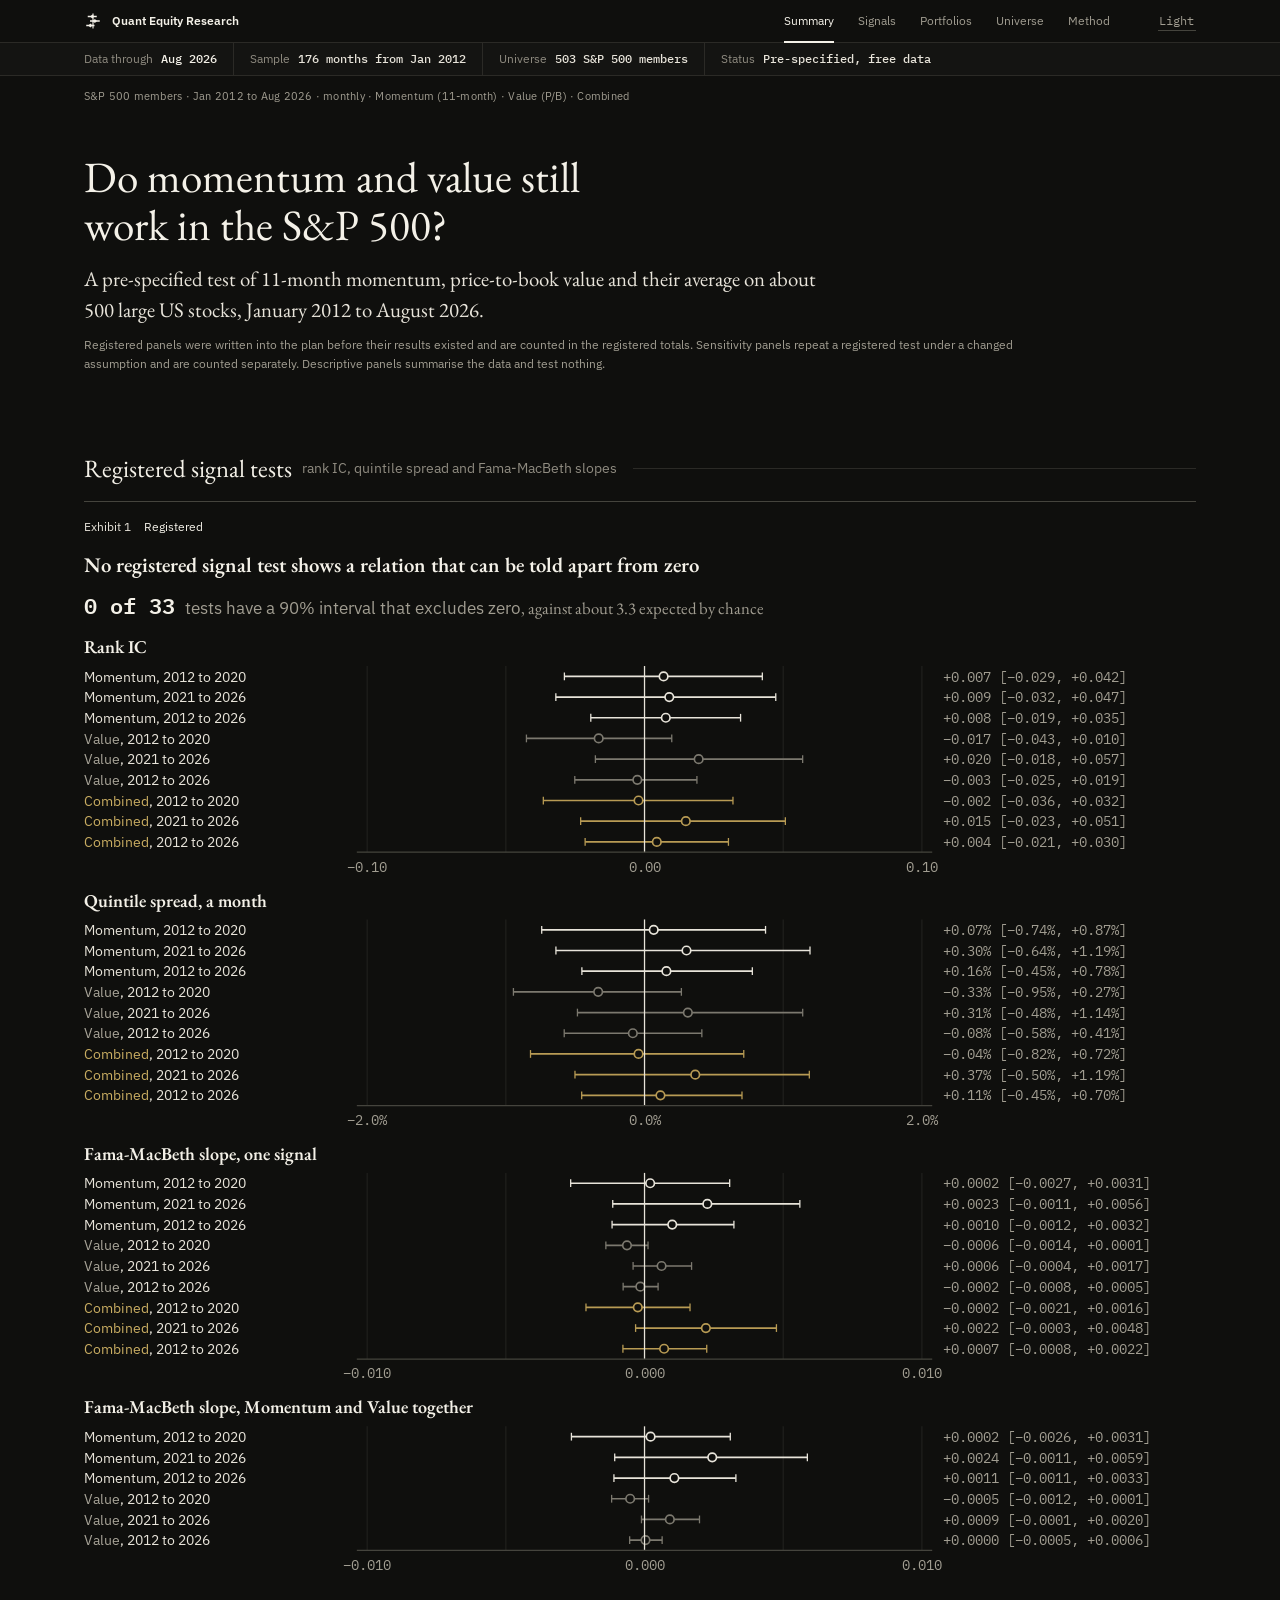
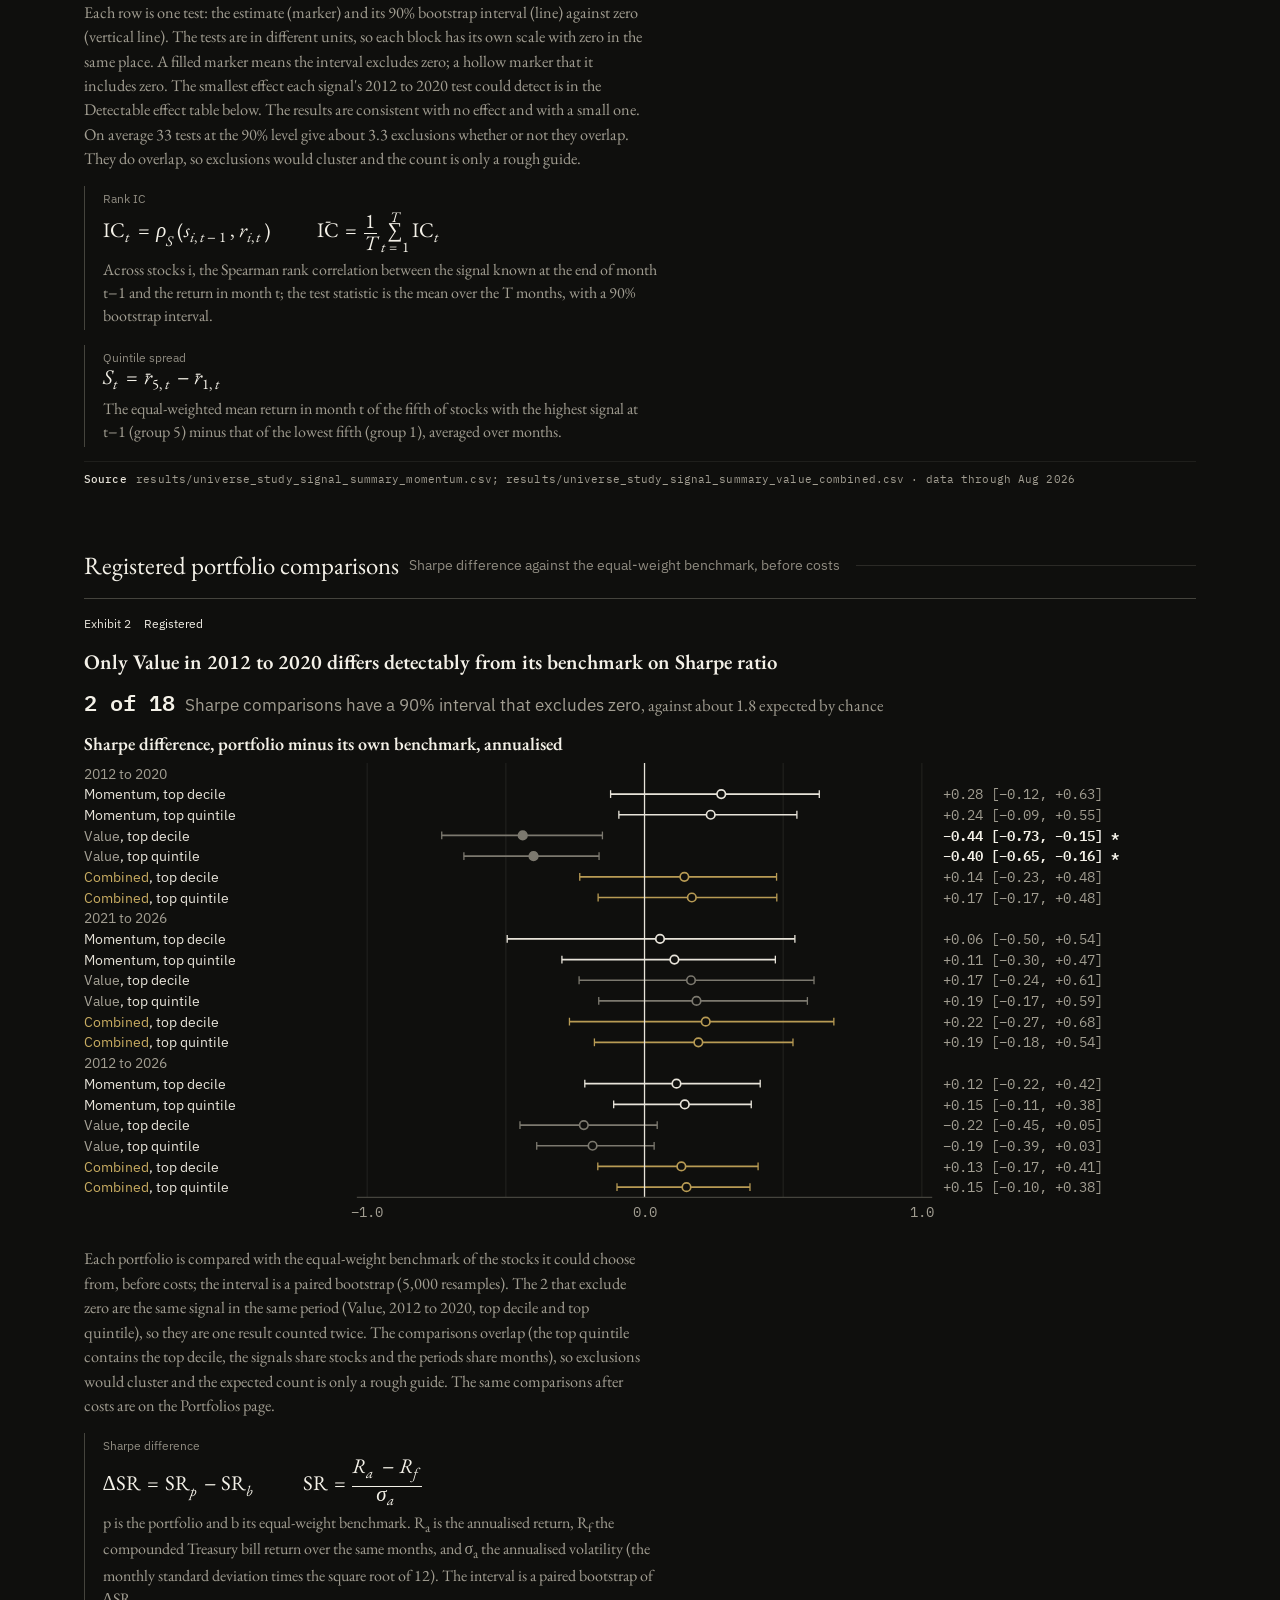
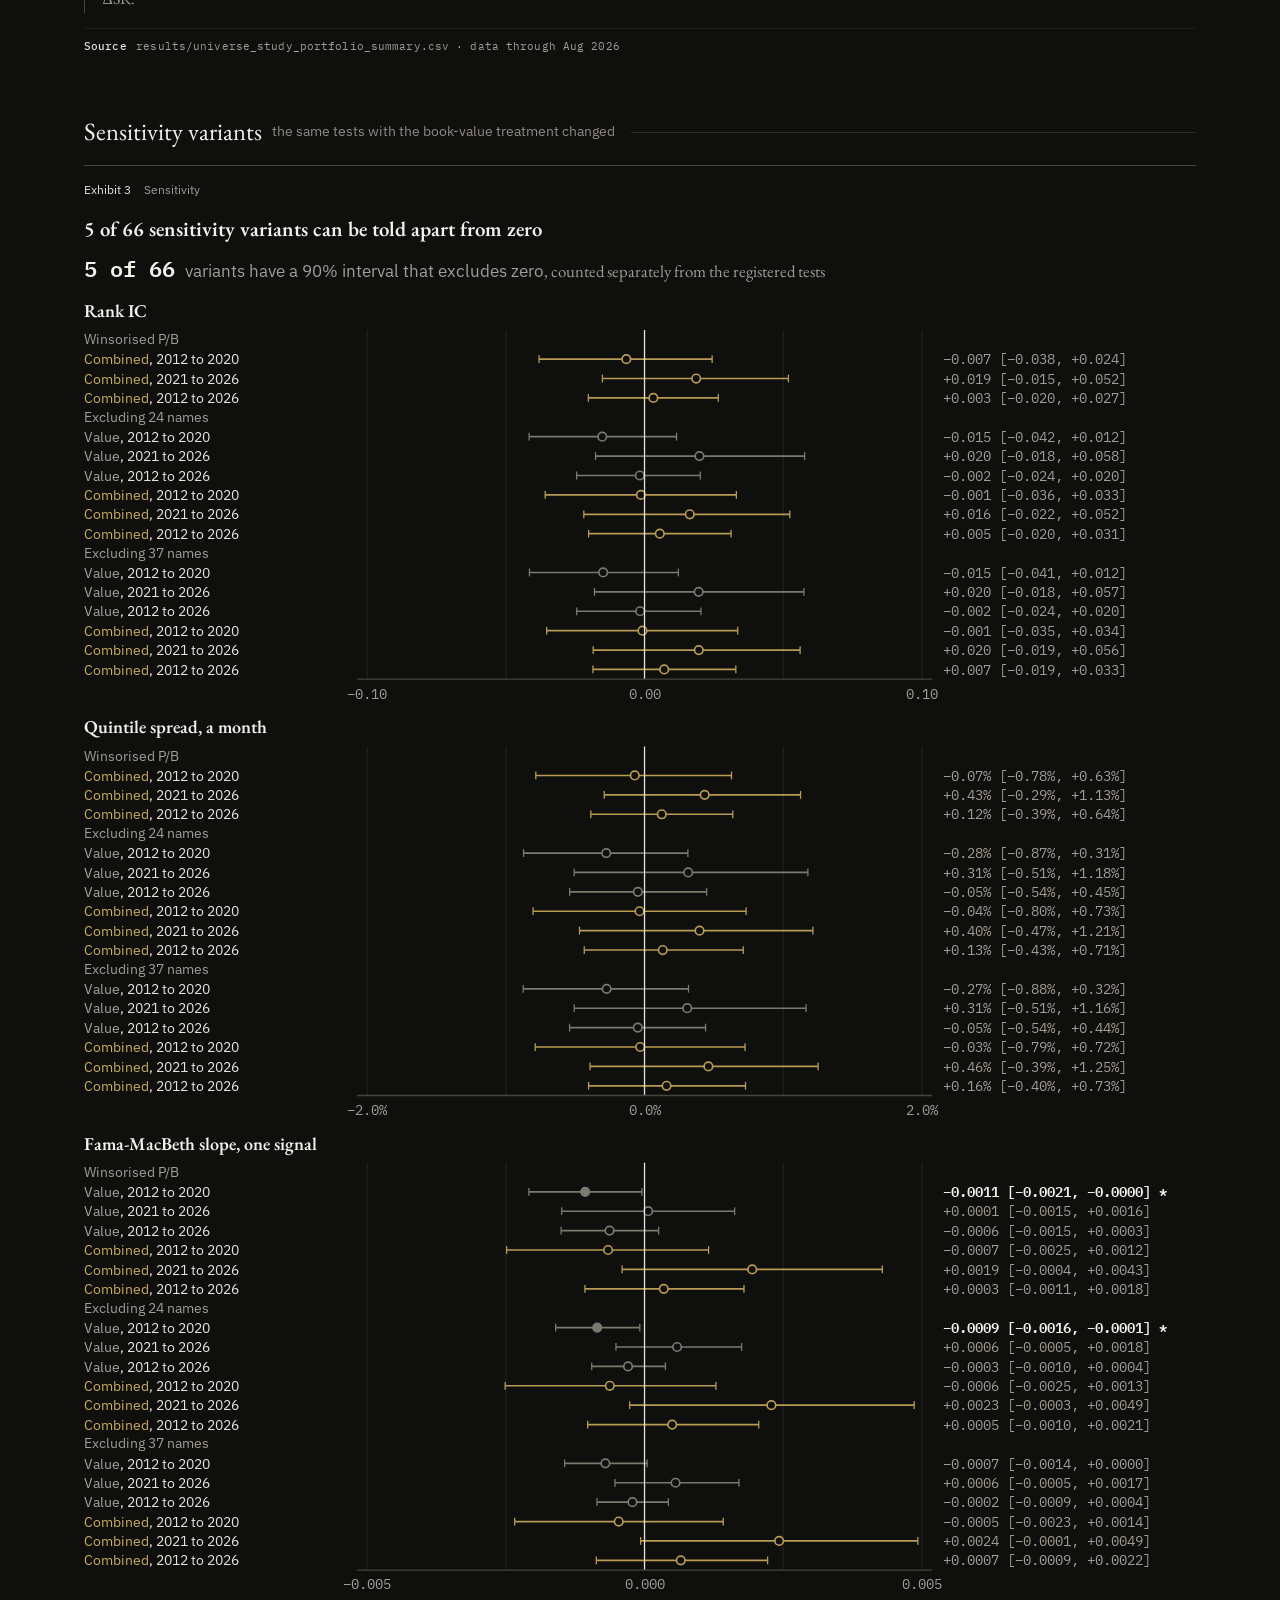
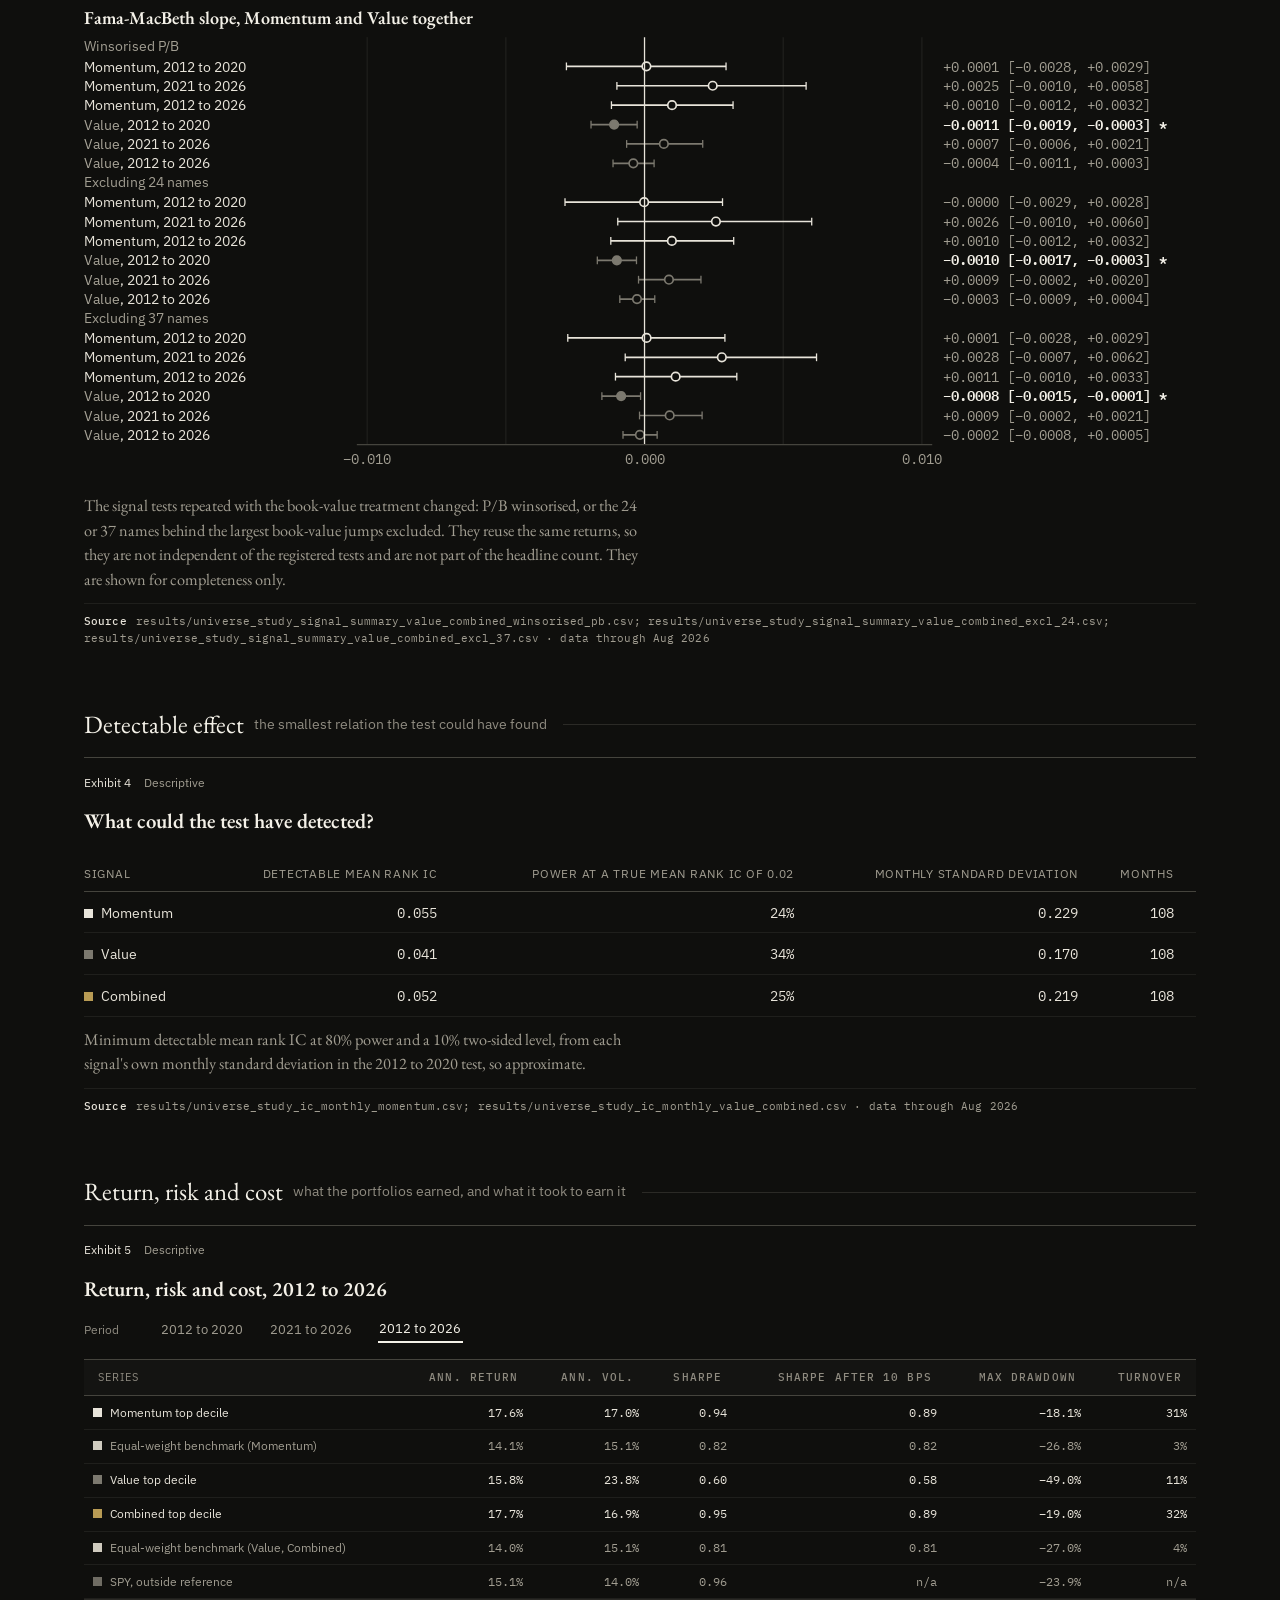
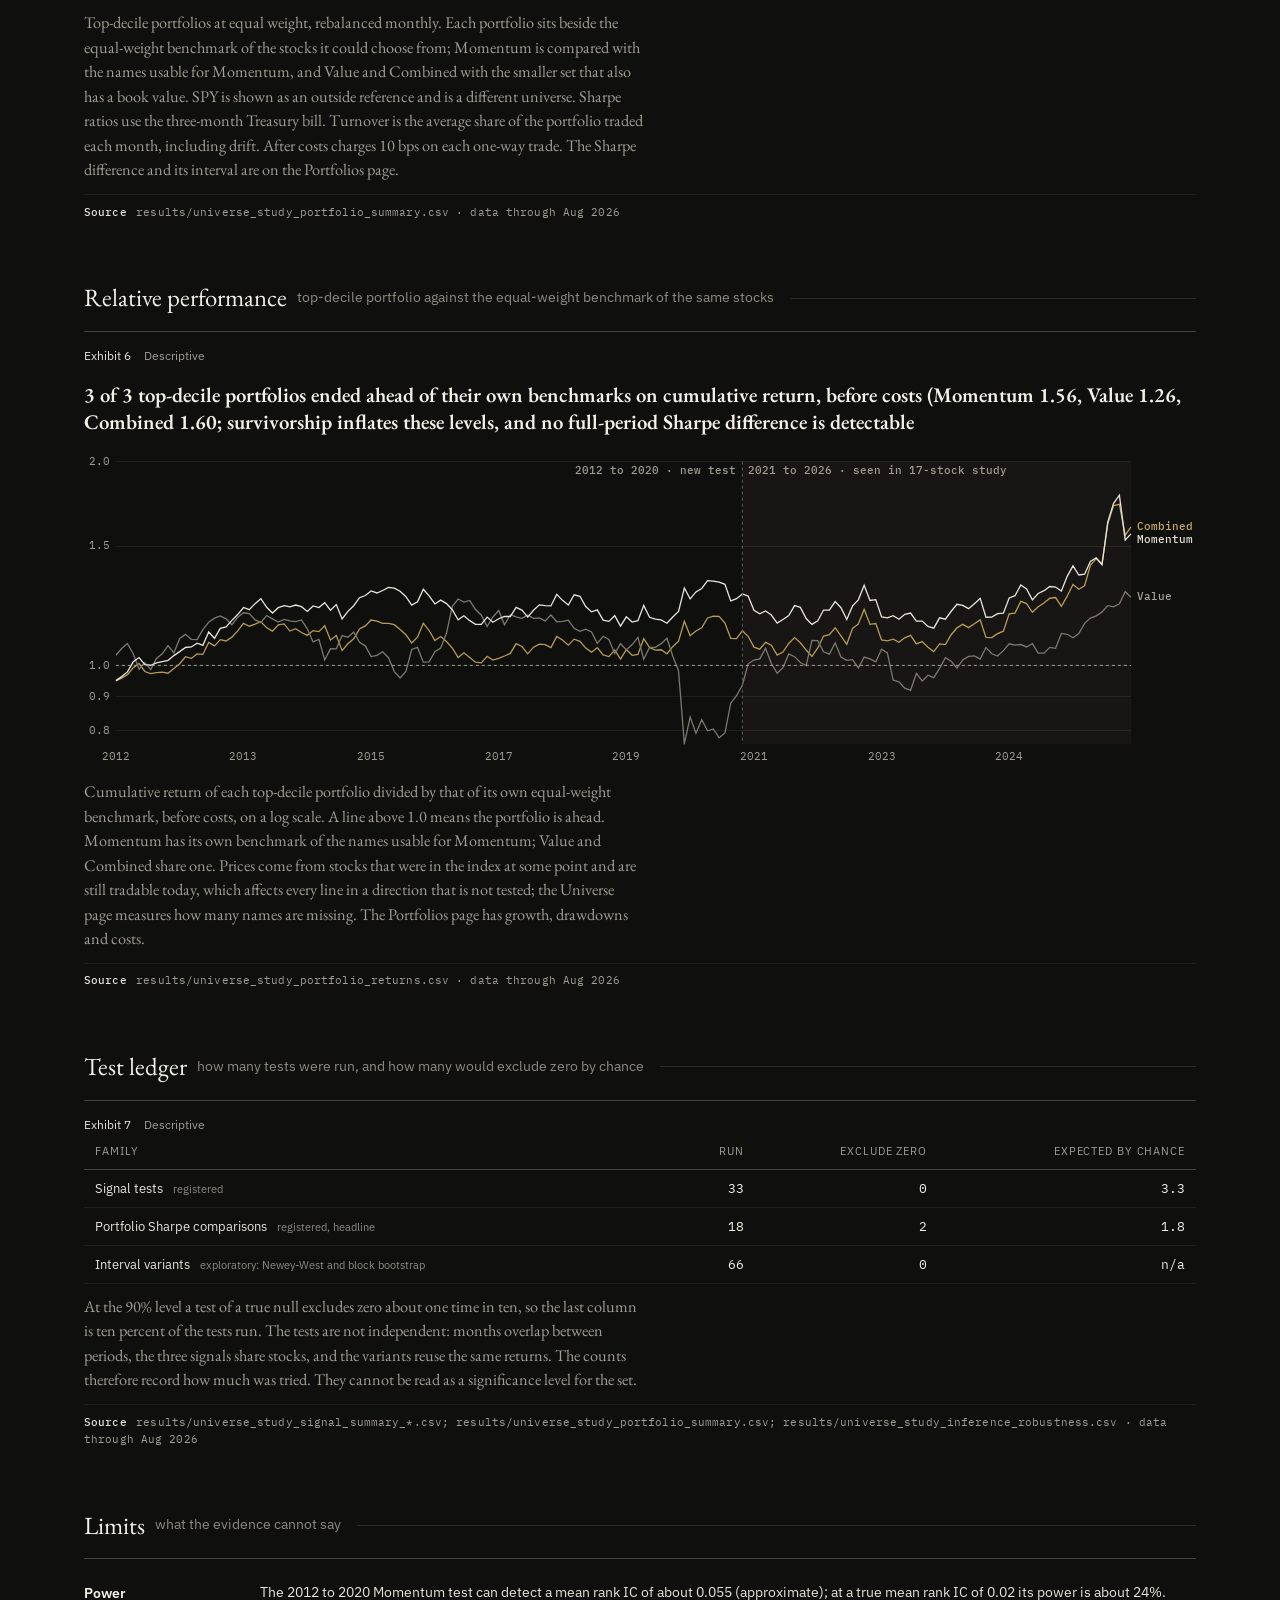
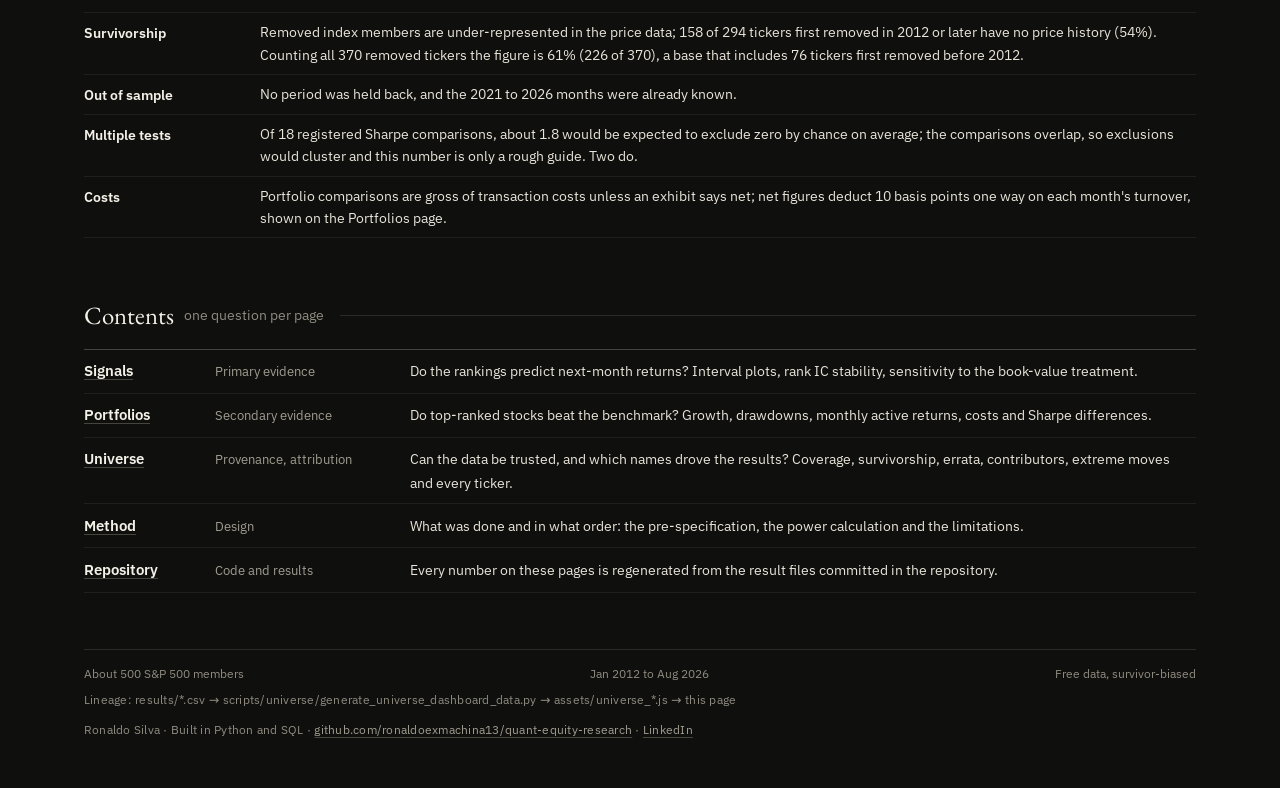
<file: index.html>
<!DOCTYPE html>
<html lang="en">
<head>
<meta charset="UTF-8">
<meta name="viewport" content="width=device-width, initial-scale=1">
<meta name="description" content="A pre-specified test of momentum, value and their average on about 500 S&P 500 stocks, January 2012 to August 2026. The results suggest no detectable ranking power in the 33 registered signal tests.">
<meta property="og:type" content="website">
<meta property="og:title" content="Do Momentum and Value Still Work in the S&amp;P 500? | Equity Factor Research">
<meta property="og:description" content="A pre-specified test of momentum, value and their average on about 500 S&P 500 stocks, January 2012 to August 2026. The results suggest no detectable ranking power in the 33 registered signal tests.">
<meta property="og:url" content="https://ronaldoexmachina13.github.io/quant-equity-research/">
<meta property="og:image" content="https://ronaldoexmachina13.github.io/quant-equity-research/assets/og-figure1.png">
<meta property="og:image:width" content="1200">
<meta property="og:image:height" content="627">
<meta property="og:image:alt" content="Figure 1: the six primary rank IC tests with 90% bootstrap intervals, all spanning zero, and cumulative monthly rank IC for Momentum, Value and Combined, January 2012 to August 2026">
<meta name="twitter:card" content="summary_large_image">
<meta name="twitter:image" content="https://ronaldoexmachina13.github.io/quant-equity-research/assets/og-figure1.png">
<meta name="color-scheme" content="dark">
<link rel="icon" type="image/svg+xml" href="assets/favicon.svg">
<title>Summary | Equity Factor Research</title>
<script src="assets/theme.js?v=26"></script>
<link rel="stylesheet" href="assets/styles.css?v=26">
</head>
<body>
<div id="chrome"></div>
<div class="wrap">

  <section class="hero">
    <h1>Do momentum and value still work in the S&amp;P 500?</h1>
    <p class="lede">A pre-specified test of 11-month momentum, price-to-book value and their average on about 500 large US stocks, January 2012 to August 2026.</p>
  </section>

  <div class="section-label">Registered signal tests <span>rank IC, quintile spread and Fama-MacBeth slopes</span></div>
  <div class="panel" data-stamp="registered" data-src="results/universe_study_signal_summary_momentum.csv; results/universe_study_signal_summary_value_combined.csv">
    <h2 id="f1Title"></h2>
    <div class="fam-count" id="f1Count"></div>
    <svg class="forest" id="f1Forest" role="img" aria-label="Forest plot of every registered signal test: estimate and 90% interval against zero, in four blocks by test"></svg>
    <p class="caption" id="f1Caption"></p>
<div class="formula"><span class="fname">Rank IC</span><math display="block" aria-label="Rank IC is the Spearman correlation of the signal at t minus 1 with the return at t, averaged over months"><msub><mi class="up">IC</mi><mi>t</mi></msub><mo>=</mo><msub><mi>&#x3C1;</mi><mi>S</mi></msub><mo>(</mo><msub><mi>s</mi><mrow><mi>i</mi><mo>,</mo><mrow><mi>t</mi><mo>&#x2212;</mo><mn>1</mn></mrow></mrow></msub><mo>,</mo><msub><mi>r</mi><mrow><mi>i</mi><mo>,</mo><mi>t</mi></mrow></msub><mo>)</mo><mspace width="2.2em"/><mover accent="true"><mi class="up">IC</mi><mo>&#xAF;</mo></mover><mo>=</mo><mfrac><mn>1</mn><mi>T</mi></mfrac><munderover><mo>&#x2211;</mo><mrow><mi>t</mi><mo>=</mo><mn>1</mn></mrow><mi>T</mi></munderover><msub><mi class="up">IC</mi><mi>t</mi></msub></math><p class="where">Across stocks i, the Spearman rank correlation between the signal known at the end of month t&#x2212;1 and the return in month t; the test statistic is the mean over the T months, with a 90% bootstrap interval.</p></div><div class="formula"><span class="fname">Quintile spread</span><math display="block" aria-label="Quintile spread is the mean return of the top fifth minus the bottom fifth in month t"><msub><mi>S</mi><mi>t</mi></msub><mo>=</mo><msub><mover accent="true"><mi>r</mi><mo>&#xAF;</mo></mover><mrow><mn>5</mn><mo>,</mo><mi>t</mi></mrow></msub><mo>&#x2212;</mo><msub><mover accent="true"><mi>r</mi><mo>&#xAF;</mo></mover><mrow><mn>1</mn><mo>,</mo><mi>t</mi></mrow></msub></math><p class="where">The equal-weighted mean return in month t of the fifth of stocks with the highest signal at t&#x2212;1 (group 5) minus that of the lowest fifth (group 1), averaged over months.</p></div>
  </div>

  <div class="section-label">Registered portfolio comparisons <span>Sharpe difference against the equal-weight benchmark, before costs</span></div>
  <div class="panel" data-stamp="registered" data-src="results/universe_study_portfolio_summary.csv">
    <h2 id="f2Title"></h2>
    <div class="fam-count" id="f2Count"></div>
    <svg class="forest" id="f2Forest" role="img" aria-label="Forest plot of the registered Sharpe differences: estimate and 90% interval against zero, grouped by period"></svg>
    <p class="caption" id="f2Caption"></p>
<div class="formula"><span class="fname">Sharpe difference</span><math display="block" aria-label="Sharpe difference is the portfolio Sharpe ratio minus the benchmark Sharpe ratio; the Sharpe ratio is annualised return minus compounded risk-free return, over annualised volatility"><mi class="up">&#x394;SR</mi><mo>=</mo><msub><mi class="up">SR</mi><mi>p</mi></msub><mo>&#x2212;</mo><msub><mi class="up">SR</mi><mi>b</mi></msub><mspace width="2.2em"/><mi class="up">SR</mi><mo>=</mo><mfrac><mrow><msub><mi>R</mi><mi>a</mi></msub><mo>&#x2212;</mo><msub><mi>R</mi><mi>f</mi></msub></mrow><msub><mi>&#x3C3;</mi><mi>a</mi></msub></mfrac></math><p class="where">p is the portfolio and b its equal-weight benchmark. R<sub>a</sub> is the annualised return, R<sub>f</sub> the compounded Treasury bill return over the same months, and &sigma;<sub>a</sub> the annualised volatility (the monthly standard deviation times the square root of 12). The interval is a paired bootstrap of &#x394;SR.</p></div>
  </div>

  <div class="section-label">Sensitivity variants <span>the same tests with the book-value treatment changed</span></div>
  <div class="panel" data-stamp="sensitivity" data-src="results/universe_study_signal_summary_value_combined_winsorised_pb.csv; results/universe_study_signal_summary_value_combined_excl_24.csv; results/universe_study_signal_summary_value_combined_excl_37.csv">
    <h2 id="f3Title"></h2>
    <div class="fam-count" id="f3Count"></div>
    <svg class="forest" id="f3Forest" role="img" aria-label="Forest plot of the sensitivity variants: estimate and 90% interval against zero, in four blocks by test and three sub-groups by variant"></svg>
    <p class="caption" id="f3Caption"></p>
  </div>

  <div class="section-label">Detectable effect <span>the smallest relation the test could have found</span></div>
  <div class="panel" data-stamp="descriptive" data-src="results/universe_study_ic_monthly_momentum.csv; results/universe_study_ic_monthly_value_combined.csv">
    <h2>What could the test have detected?</h2>
    <table class="keyfig" id="mdeTable" aria-label="Detectable mean rank IC by signal, 2012 to 2020">
      <thead><tr><th>Signal</th><th class="num">Detectable mean rank IC</th><th class="num">Power at a true mean rank IC of 0.02</th><th class="num">Monthly standard deviation</th><th class="num">Months</th></tr></thead>
      <tbody id="mdeBody"></tbody>
    </table>
    <p class="caption">Minimum detectable mean rank IC at 80% power and a 10% two-sided level, from each signal's own monthly standard deviation in the 2012 to 2020 test, so approximate.</p>
  </div>

  <div class="section-label">Return, risk and cost <span>what the portfolios earned, and what it took to earn it</span></div>
  <div class="panel" data-stamp="descriptive" data-src="results/universe_study_portfolio_summary.csv">
    <h2 id="rrcTitle">Return, risk and cost</h2>
    <div class="ctrl-row"><span class="pick-label">Period</span><div class="ctrl-group" id="rrcPeriod"></div></div>
    <div class="timeline-table-wrap" style="max-height:none;">
      <table class="timeline-table perf-table" id="rrcTable" aria-label="Return, risk and cost by portfolio">
        <thead><tr><th>Series</th><th class="num">Ann. return</th><th class="num">Ann. vol.</th><th class="num">Sharpe</th><th class="num">Sharpe after 10 bps</th><th class="num">Max drawdown</th><th class="num">Turnover</th></tr></thead>
        <tbody id="rrcBody"></tbody>
      </table>
    </div>
    <p class="caption">Top-decile portfolios at equal weight, rebalanced monthly. Each portfolio sits beside the equal-weight benchmark of the stocks it could choose from; Momentum is compared with the names usable for Momentum, and Value and Combined with the smaller set that also has a book value. SPY is shown as an outside reference and is a different universe. Sharpe ratios use the three-month Treasury bill. Turnover is the average share of the portfolio traded each month, including drift. After costs charges 10 bps on each one-way trade. The Sharpe difference and its interval are on the Portfolios page.</p>
  </div>

  <div class="section-label">Relative performance <span>top-decile portfolio against the equal-weight benchmark of the same stocks</span></div>
  <div class="panel" data-stamp="descriptive" data-src="results/universe_study_portfolio_returns.csv">
    <h2 id="relTitle"></h2>
    <div class="rel-canvas"><canvas id="relChart" role="img" aria-label="Line chart. Each top-decile portfolio's cumulative return divided by that of its equal-weight benchmark, monthly, January 2012 to August 2026."></canvas></div>
    <p class="caption">Cumulative return of each top-decile portfolio divided by that of its own equal-weight benchmark, before costs, on a log scale. A line above 1.0 means the portfolio is ahead. Momentum has its own benchmark of the names usable for Momentum; Value and Combined share one. Prices come from stocks that were in the index at some point and are still tradable today, which affects every line in a direction that is not tested; the Universe page measures how many names are missing. The Portfolios page has growth, drawdowns and costs.</p>
  </div>

  <div class="section-label">Test ledger <span>how many tests were run, and how many would exclude zero by chance</span></div>
  <div class="panel" data-stamp="descriptive" data-src="results/universe_study_signal_summary_*.csv; results/universe_study_portfolio_summary.csv; results/universe_study_inference_robustness.csv">
    <table class="ledger" id="ledger"></table>
    <p class="caption" id="ledgerCaption"></p>
  </div>

  <div class="section-label">Limits <span>what the evidence cannot say</span></div>
  <div class="panel notshow">
    <dl class="limits" id="limits"></dl>
  </div>

  <div class="section-label">Contents <span>one question per page</span></div>
  <ul class="contents">
    <li><a href="signals.html">Signals</a><span class="c-kind">Primary evidence</span><span class="c-q">Do the rankings predict next-month returns? Interval plots, rank IC stability, sensitivity to the book-value treatment.</span></li>
    <li><a href="portfolios.html">Portfolios</a><span class="c-kind">Secondary evidence</span><span class="c-q">Do top-ranked stocks beat the benchmark? Growth, drawdowns, monthly active returns, costs and Sharpe differences.</span></li>
    <li><a href="universe.html">Universe</a><span class="c-kind">Provenance, attribution</span><span class="c-q">Can the data be trusted, and which names drove the results? Coverage, survivorship, errata, contributors, extreme moves and every ticker.</span></li>
    <li><a href="method.html">Method</a><span class="c-kind">Design</span><span class="c-q">What was done and in what order: the pre-specification, the power calculation and the limitations.</span></li>
    <li><a href="https://github.com/ronaldoexmachina13/quant-equity-research" target="_blank" rel="noopener">Repository</a><span class="c-kind">Code and results</span><span class="c-q">Every number on these pages is regenerated from the result files committed in the repository.</span></li>
  </ul>

  <div id="foot"></div>
</div>

<script src="assets/vendor/chart.umd.js?v=4.4.1"></script>
<script src="assets/universe_data.js"></script>
<script src="assets/universe_extras_data.js"></script>
<script src="assets/universe_stocks_data.js"></script>
<script src="assets/universe_sens_data.js"></script>
<script src="assets/meta_data.js"></script>
<script src="assets/dashboard.js?v=26"></script>
<script>
renderChrome("index.html", "S&amp;P 500 members &middot; Jan 2012 to Aug 2026 &middot; monthly &middot; Momentum (11-month) &middot; Value (P/B) &middot; Combined");
const X = UNIVERSE_EXTRAS;
const mde = minDetectableIC();

/* detectable effect by signal, from each signal's own monthly standard deviation in the first test period */
(function detectableEffect() {
  const Z = 1.645 + 0.842, phi = z => { const t = 1 / (1 + 0.2316419 * Math.abs(z)), d = 0.3989423 * Math.exp(-z * z / 2);
    const p = d * t * (0.3193815 + t * (-0.3565638 + t * (1.781478 + t * (-1.821256 + t * 1.330274)))); return z > 0 ? 1 - p : p; };
  document.getElementById("mdeBody").innerHTML = SIGNALS.map(sig => {
    const st = icStatistics(sig, 0, U.split), m = Z * st.sd / Math.sqrt(U.split), dl = 0.02 * Math.sqrt(U.split) / st.sd, power = phi(dl - 1.645) + phi(-dl - 1.645);
    return `<tr><td><span class="swatch" style="background:${COLORS[sig]}"></span>${sig}</td><td class="num" data-label="Detectable mean rank IC">${m.toFixed(3)}</td><td class="num" data-label="Power at a true mean rank IC of 0.02">${pct(power, 0)}</td><td class="num" data-label="Monthly standard deviation">${st.sd.toFixed(3)}</td><td class="num" data-label="Months">${st.n}</td></tr>`;
  }).join("");
})();

/* return, risk and cost: portfolios and their benchmarks side by side, read from the portfolio summary */
(function returnRiskCost() {
  let period = PERIODS[2].key;
  const rows = [
    ["Momentum", "Momentum top decile", COLORS.Momentum, false], ["Benchmark (Momentum usable)", "Equal-weight benchmark", COLORS.Benchmark, true],
    ["Value", "Value top decile", COLORS.Value, false], ["Combined", "Combined top decile", COLORS.Combined, false],
    ["Benchmark (Value and Combined usable)", "Equal-weight benchmark", COLORS.Benchmark, true], ["SPY (reference)", "SPY, outside reference", COLORS.SPY, true]
  ];
  const draw = () => {
    document.getElementById("rrcBody").innerHTML = rows.map(([strategy, label, color, ref]) => {
      const sz = ref ? null : "top_decile";
      const g = summaryRow(period, strategy, sz, "gross");
      if (!g || g.strategy !== strategy) return "";
      const n = summaryRow(period, strategy, sz, "net_drift");
      const netSharpe = n && n.basis === "net_drift" ? n.sharpe.toFixed(2) : "n/a";
      const suffix = strategy.startsWith("Benchmark") ? (strategy.includes("Momentum") ? " (Momentum)" : " (Value, Combined)") : "";
      return `<tr class="${ref ? "tbl-ref" : ""}"><td><span class="swatch" style="background:${color}"></span>${label}${suffix}</td><td class="num">${pct(g.ann, 1)}</td><td class="num">${pct(g.vol, 1)}</td><td class="num">${g.sharpe.toFixed(2)}</td><td class="num">${netSharpe}</td><td class="num">${pct(g.dd, 1)}</td><td class="num">${g.turnover === null ? "n/a" : pct(g.turnover, 0)}</td></tr>`;
    }).join("");
    document.getElementById("rrcTitle").textContent = "Return, risk and cost, " + PERIOD_LABEL[period];
  };
  buttons("rrcPeriod", PERIODS.map(p => ({ key: p.key, label: p.label })), period, k => { period = k; draw(); });
  draw();
})();

/* limits: every count and figure is computed from the data blocks */
(function limits() {
  const tests = U.signalTests, head = U.summary.filter(r => r.headline && r.basis === "gross" && r.diff !== null);
  const testFlag = tests.filter(r => r.excludes_zero).length, flagged = head.filter(r => r.sig);
  const main = tests.filter(r => r.test === "rank_ic" && (r.period === PERIODS[0].key || r.period === PERIODS[1].key));
  const other = tests.length - main.length, otherFlag = tests.filter(r => r.excludes_zero && !main.includes(r)).length;
  const sens = ["winsorised", "excl_24", "excl_37"].flatMap(k => UNIVERSE_SENS.signalTests[k]);
  const sensFlag = sens.filter(r => r.excludes_zero);
  const same = key => sensFlag.length > 0 && sensFlag.every(r => r[key] === sensFlag[0][key]);
  const mom = icStatistics("Momentum", 0, U.split), momMde = (1.645 + 0.842) * mom.sd / Math.sqrt(U.split);
  const phi = z => { const t = 1 / (1 + 0.2316419 * Math.abs(z)), d = 0.3989423 * Math.exp(-z * z / 2);
    const p = d * t * (0.3193815 + t * (-0.3565638 + t * (1.781478 + t * (-1.821256 + t * 1.330274)))); return z > 0 ? 1 - p : p; };
  const dm = 0.02 * Math.sqrt(U.split) / mom.sd, momPower = phi(dm - 1.645) + phi(-dm - 1.645);
  const expected = (head.length * 0.1).toFixed(1);
  const stocks = UNIVERSE_STOCKS.rows.map(r => Object.fromEntries(UNIVERSE_STOCKS.columns.map((c, i) => [c, r[i]])));
  const removedAll = stocks.filter(x => x.group === "removed"), removed = removedAll.filter(x => x.end_date >= U.dates[0]);
  const none = list => list.filter(x => !x.has_price_history).length;
  const lim = [
    ["Power", "The 2012 to 2020 Momentum test can detect a mean rank IC of about " + momMde.toFixed(3) + " (approximate); at a true mean rank IC of 0.02 its power is about " + pct(momPower, 0) + "."],
    ["Survivorship", "Removed index members are under-represented in the price data; " + none(removed) + " of " + removed.length + " tickers first removed in 2012 or later have no price history (" + pct(none(removed) / removed.length, 0) + "). Counting all " + removedAll.length + " removed tickers the figure is " + pct(none(removedAll) / removedAll.length, 0) + " (" + none(removedAll) + " of " + removedAll.length + "), a base that includes " + (removedAll.length - removed.length) + " tickers first removed before 2012."],
    ["Out of sample", "No period was held back, and the 2021 to 2026 months were already known."],
    ["Multiple tests", "Of " + head.length + " registered Sharpe comparisons, about " + expected + " would be expected to exclude zero by chance on average; the comparisons overlap, so exclusions would cluster and this number is only a rough guide. " + (flagged.length === 1 ? "One does." : flagged.length === 2 ? "Two do." : flagged.length + " do.")],
    ["Costs", "Portfolio comparisons are gross of transaction costs unless an exhibit says net; net figures deduct 10 basis points one way on each month's turnover, shown on the Portfolios page."]
  ];
  document.getElementById("limits").innerHTML = lim.map(r => `<dt>${r[0]}</dt><dd>${r[1]}</dd>`).join("");
})();

/* the three families of tests as forest plots; counts, titles and captions are all computed from the data blocks */
(function familyExhibits() {
  const FMT = {
    rank_ic: { axis: v => v.toFixed(2), val: v => sgn(v, 3) },
    quintile_spread: { axis: v => (v * 100).toFixed(1) + "%", val: v => spct(v, 2) },
    fama_macbeth_single: { axis: v => v.toFixed(3), val: v => sgn(v, 4) },
    fama_macbeth_joint: { axis: v => v.toFixed(3), val: v => sgn(v, 4) },
    sharpe: { axis: v => v.toFixed(1), val: v => sgn(v, 2) }
  };
  const TEST_TITLE = { rank_ic: "Rank IC", quintile_spread: "Quintile spread, a month", fama_macbeth_single: "Fama-MacBeth slope, one signal", fama_macbeth_joint: "Fama-MacBeth slope, Momentum and Value together" };
  const counted = (el, flagged, total, noun, tail) => { document.getElementById(el).innerHTML = `<b>${flagged} of ${total}</b> ${noun} have a 90% interval that excludes zero<span>${tail}</span>`; };
  const chance = n => (n * 0.1).toFixed(1);
  const testRow = (r, rest) => ({ sig: r.signal, rest: ", " + rest, mean: r.mean, lo: r.ci_90_lower, hi: r.ci_90_upper, excl: r.excludes_zero });

  /* family 1: registered signal tests */
  const tests = U.signalTests, flag1 = tests.filter(r => r.excludes_zero).length;
  const blocks1 = Object.keys(TEST_TITLE).map(k => ({
    title: TEST_TITLE[k], fmt: FMT[k],
    rows: SIGNALS.flatMap(sig => PERIODS.map(p => tests.find(r => r.test === k && r.signal === sig && r.period === p.key && p)).filter(Boolean)
      .map(r => testRow(r, PERIOD_LABEL[r.period])))
  })).filter(b => b.rows.length);
  document.getElementById("f1Title").textContent = flag1 === 0 ? "No registered signal test shows a relation that can be told apart from zero" : flag1 + " of " + tests.length + " registered signal tests show a relation that can be told apart from zero";
  counted("f1Count", flag1, tests.length, "tests", ", against about " + chance(tests.length) + " expected by chance");
  familyForest("f1Forest", blocks1);
  document.getElementById("f1Caption").innerHTML = "Each row is one test: the estimate (marker) and its 90% bootstrap interval (line) against zero (vertical line). The tests are in different units, so each block has its own scale with zero in the same place. " +
    "A filled marker means the interval excludes zero; a hollow marker that it includes zero. The smallest effect each signal's 2012 to 2020 test could detect is in the Detectable effect table below. " +
    "The results are consistent with no effect and with a small one. On average " + tests.length + " tests at the 90% level give about " + chance(tests.length) + " exclusions whether or not they overlap. They do overlap, so exclusions would cluster and the count is only a rough guide.";

  /* family 2: registered Sharpe comparisons */
  const head = U.summary.filter(r => r.headline && r.basis === "gross" && r.diff !== null), hit = head.filter(r => r.sig);
  const rows2 = [];
  PERIODS.forEach(p => { rows2.push({ header: p.label }); SIGNALS.forEach(sig => ["top_decile", "top_quintile"].forEach(z => {
    const r = head.find(x => x.period === p.key && x.strategy === sig && x.size === z);
    if (r) rows2.push({ sig, rest: ", " + SIZE_LABEL[z].toLowerCase(), mean: r.diff, lo: r.lo, hi: r.hi, excl: r.sig });
  })); });
  document.getElementById("f2Title").textContent = hit.length === 0 ? "No registered portfolio differs detectably from its benchmark on Sharpe ratio" : (hit.length > 1 && hit.every(r => r.strategy === hit[0].strategy && r.period === hit[0].period)) ? "Only " + hit[0].strategy + " in " + PERIOD_LABEL[hit[0].period] + " differs detectably from its benchmark on Sharpe ratio" : hit.length + " of " + head.length + " registered portfolio comparisons differ detectably on Sharpe ratio";
  counted("f2Count", hit.length, head.length, "Sharpe comparisons", ", against about " + chance(head.length) + " expected by chance");
  familyForest("f2Forest", [{ title: "Sharpe difference, portfolio minus its own benchmark, annualised", fmt: FMT.sharpe, rows: rows2 }]);
  const sameSignal = hit.length > 1 && hit.every(r => r.strategy === hit[0].strategy && r.period === hit[0].period);
  document.getElementById("f2Caption").innerHTML = "Each portfolio is compared with the equal-weight benchmark of the stocks it could choose from, before costs; the interval is a paired bootstrap (5,000 resamples). " +
    (sameSignal ? "The " + hit.length + " that exclude zero are the same signal in the same period (" + hit[0].strategy + ", " + PERIOD_LABEL[hit[0].period] + ", " + hit.map(r => SIZE_LABEL[r.size].toLowerCase()).join(" and ") + "), so they are one result counted twice. " : "") +
    "The comparisons overlap (the top quintile contains the top decile, the signals share stocks and the periods share months), so exclusions would cluster and the expected count is only a rough guide. The same comparisons after costs are on the Portfolios page.";

  /* family 3: sensitivity variants */
  const VARIANTS = [["winsorised", "Winsorised P/B"], ["excl_24", "Excluding 24 names"], ["excl_37", "Excluding 37 names"]];
  const sens = VARIANTS.flatMap(([k]) => UNIVERSE_SENS.signalTests[k].map(r => Object.assign({ variant: k }, r))), flag3 = sens.filter(r => r.excludes_zero);
  const blocks3 = Object.keys(TEST_TITLE).map(k => {
    const rows = [];
    VARIANTS.forEach(([vk, vl]) => {
      const part = sens.filter(r => r.variant === vk && r.test === k);
      if (!part.length) return;
      rows.push({ header: vl });
      SIGNALS.forEach(sig => PERIODS.forEach(p => { const r = part.find(x => x.signal === sig && x.period === p.key); if (r) rows.push(testRow(r, PERIOD_LABEL[r.period])); }));
    });
    return { title: TEST_TITLE[k], fmt: FMT[k], rows };
  }).filter(b => b.rows.length > 3);
  const same = key => flag3.length > 0 && flag3.every(r => r[key] === flag3[0][key]);
  document.getElementById("f3Title").textContent = flag3.length === 0 ? "No sensitivity variant can be told apart from zero" : flag3.length + " of " + sens.length + " sensitivity variants can be told apart from zero";
  counted("f3Count", flag3.length, sens.length, "variants", ", counted separately from the registered tests");
  familyForest("f3Forest", blocks3, { rowH: 15 });
  document.getElementById("f3Caption").innerHTML = "The signal tests repeated with the book-value treatment changed: P/B winsorised, or the 24 or 37 names behind the largest book-value jumps excluded. They reuse the same returns, so they are not independent of the registered tests and are not part of the headline count" +
    (flag3.length && same("signal") && same("test") && same("period") ? ". All " + flag3.length + " that exclude zero are " + flag3[0].signal + ", " + flag3[0].test.replace(/_/g, " ") + ", " + PERIOD_LABEL[flag3[0].period] : "") +
    ". They are shown for completeness only.";
})();

/* test ledger: counts come straight from the data blocks */
(function ledger() {
  const sig = U.signalTests, head = U.summary.filter(r => r.headline && r.basis === "gross" && r.diff !== null), rob = X.robustness;
  const variants = rob.length * 2, variantFlags = rob.filter(r => r.nw_excludes_zero).length + rob.filter(r => r.block_excludes_zero).length;
  const rows = [
    ["Signal tests <small>registered</small>", sig.length, sig.filter(r => r.excludes_zero).length, (sig.length * 0.1).toFixed(1)],
    ["Portfolio Sharpe comparisons <small>registered, headline</small>", head.length, head.filter(r => r.sig).length, (head.length * 0.1).toFixed(1)],
    ["Interval variants <small>exploratory: Newey-West and block bootstrap</small>", variants, variantFlags, "n/a"]
  ];
  document.getElementById("ledger").innerHTML = "<thead><tr><th>Family</th><th>Run</th><th>Exclude zero</th><th>Expected by chance</th></tr></thead><tbody>" +
    rows.map(r => `<tr><td>${r[0]}</td><td>${r[1]}</td><td>${r[2]}</td><td>${r[3]}</td></tr>`).join("") + "</tbody>";
  document.getElementById("ledgerCaption").textContent = "At the 90% level a test of a true null excludes zero about one time in ten, so the last column is ten percent of the tests run. The tests are not independent: months overlap between periods, the three signals share stocks, and the variants reuse the same returns. The counts therefore record how much was tried. They cannot be read as a significance level for the set.";
})();

/* relative performance: top decile over its own benchmark, log scale */
(function relativePerformance() {
  const labels = U.dates;
  const rel = SIGNALS.map(sig => {
    const r = U.series[sig].top_decile.gross, b = U.benchmarks[benchmarkKey(sig)].gross;
    let v = 1; return { sig, data: r.map((x, i) => (v *= (1 + x) / (1 + b[i]))) };
  });
  const end = rel.map(o => o.data[o.data.length - 1]);
  const full = SIGNALS.map(sig => U.summary.find(x => x.period === PERIODS[2].key && x.strategy === sig && x.size === "top_decile" && x.basis === "gross"));
  const ahead = end.filter(v => v > 1).length, sigCount = full.filter(r => r.sig).length;
  document.getElementById("relTitle").textContent = ahead + " of 3 top-decile portfolios ended ahead of their own benchmarks on cumulative return, before costs (" + SIGNALS.map((s, i) => s + " " + end[i].toFixed(2)).join(", ") + "; survivorship inflates these levels, and " +
    (sigCount === 0 ? "no full-period Sharpe difference is detectable" : sigCount + " full-period Sharpe differences are detectable");
  new Chart(document.getElementById("relChart"), {
    type: "line",
    data: { labels, datasets: rel.map(o => ({ label: o.sig, data: o.data, borderColor: COLORS[o.sig], backgroundColor: COLORS[o.sig], pointRadius: 0, tension: 0 })) },
    options: {
      responsive: true, maintainAspectRatio: false, interaction: { mode: "index", intersect: false },
      layout: { padding: { right: endLabelPad(rel.map(o => ({ label: o.sig }))) } },
      plugins: { legend: { display: !WIDE(), position: "top", align: "start", labels: { boxWidth: 10, boxHeight: 2, usePointStyle: false } }, endLabels: { enabled: WIDE() }, tooltip: { callbacks: { label: i => i.dataset.label + ": " + i.parsed.y.toFixed(3) } } },
      scales: { y: { type: "logarithmic", ticks: { callback: v => v.toFixed(1), maxTicksLimit: 6 } }, x: { grid: { display: false }, ticks: { maxTicksLimit: 8, callback: function (v) { return this.getLabelForValue(v).slice(0, 4); } } } }
    },
    plugins: [makeSplitLine(false), makeRefLine(1, "")]
  });
})();
</script>
</body>
</html>
</file>
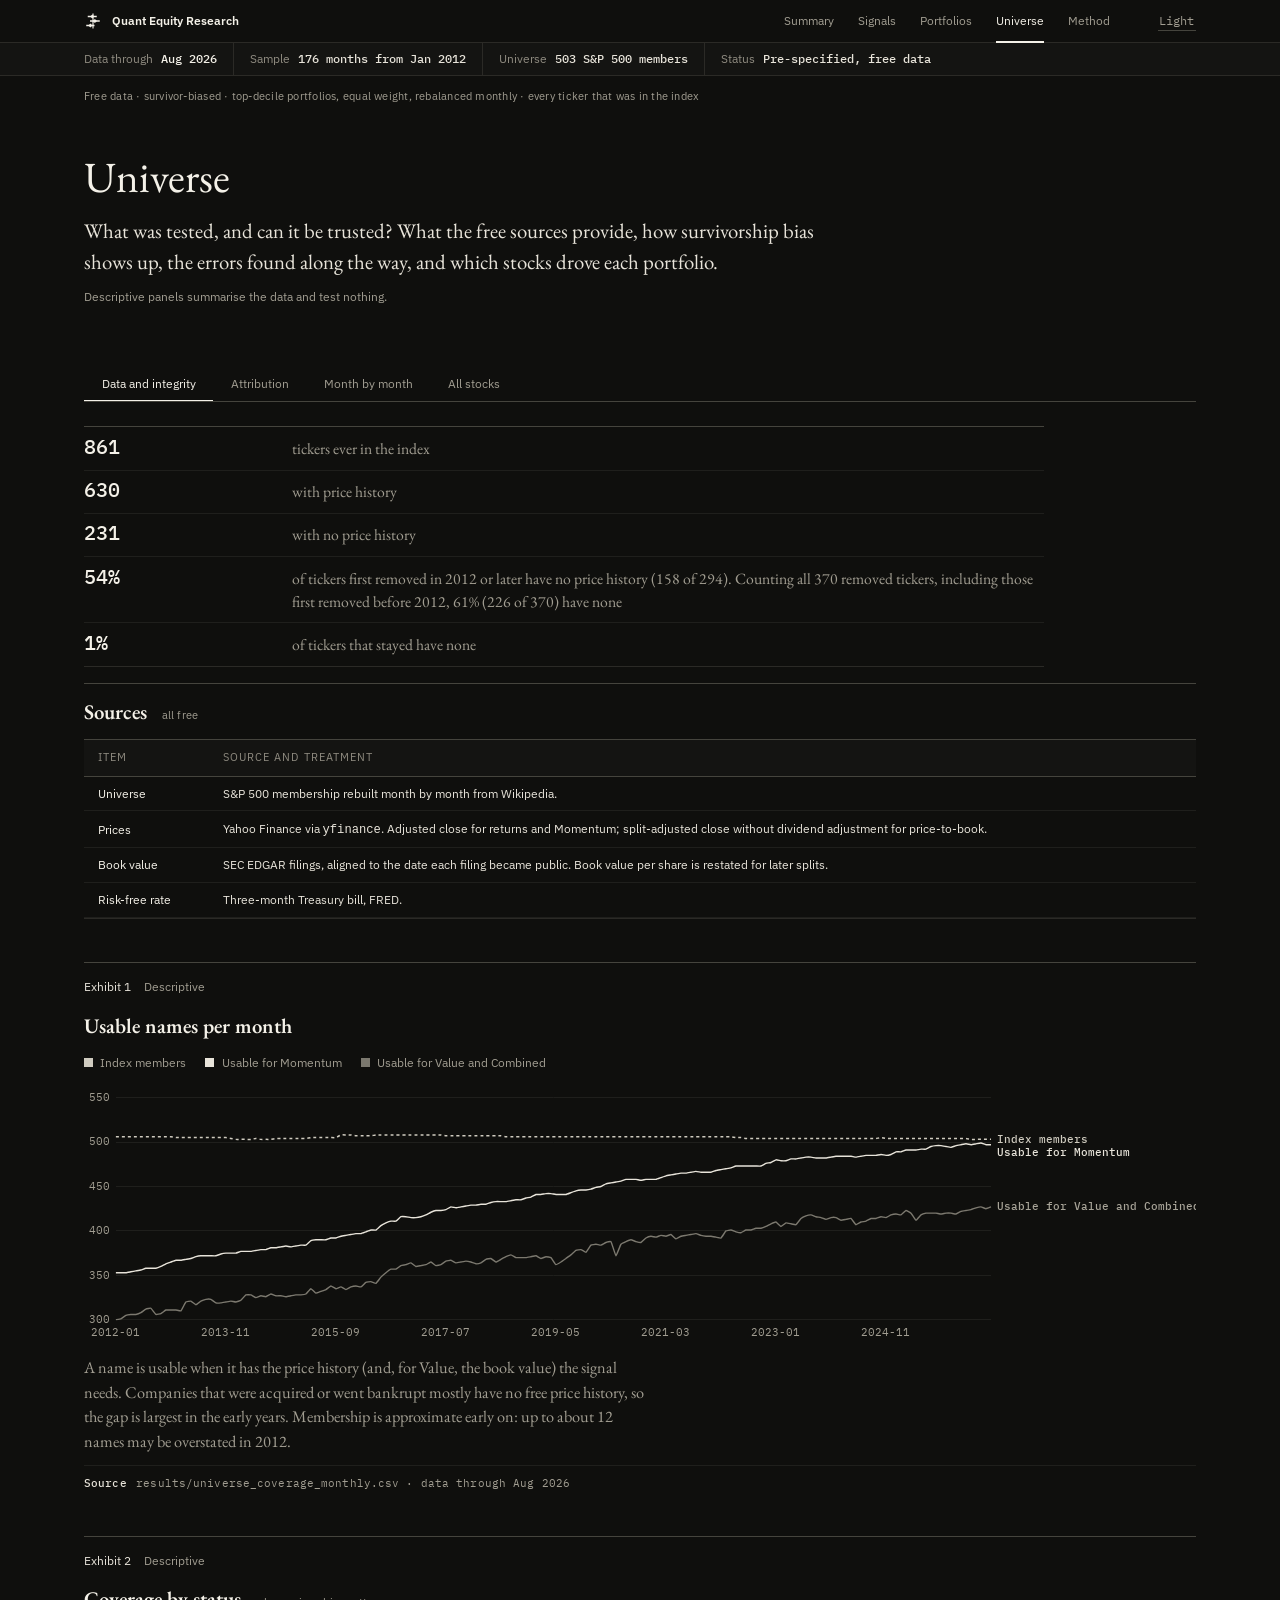
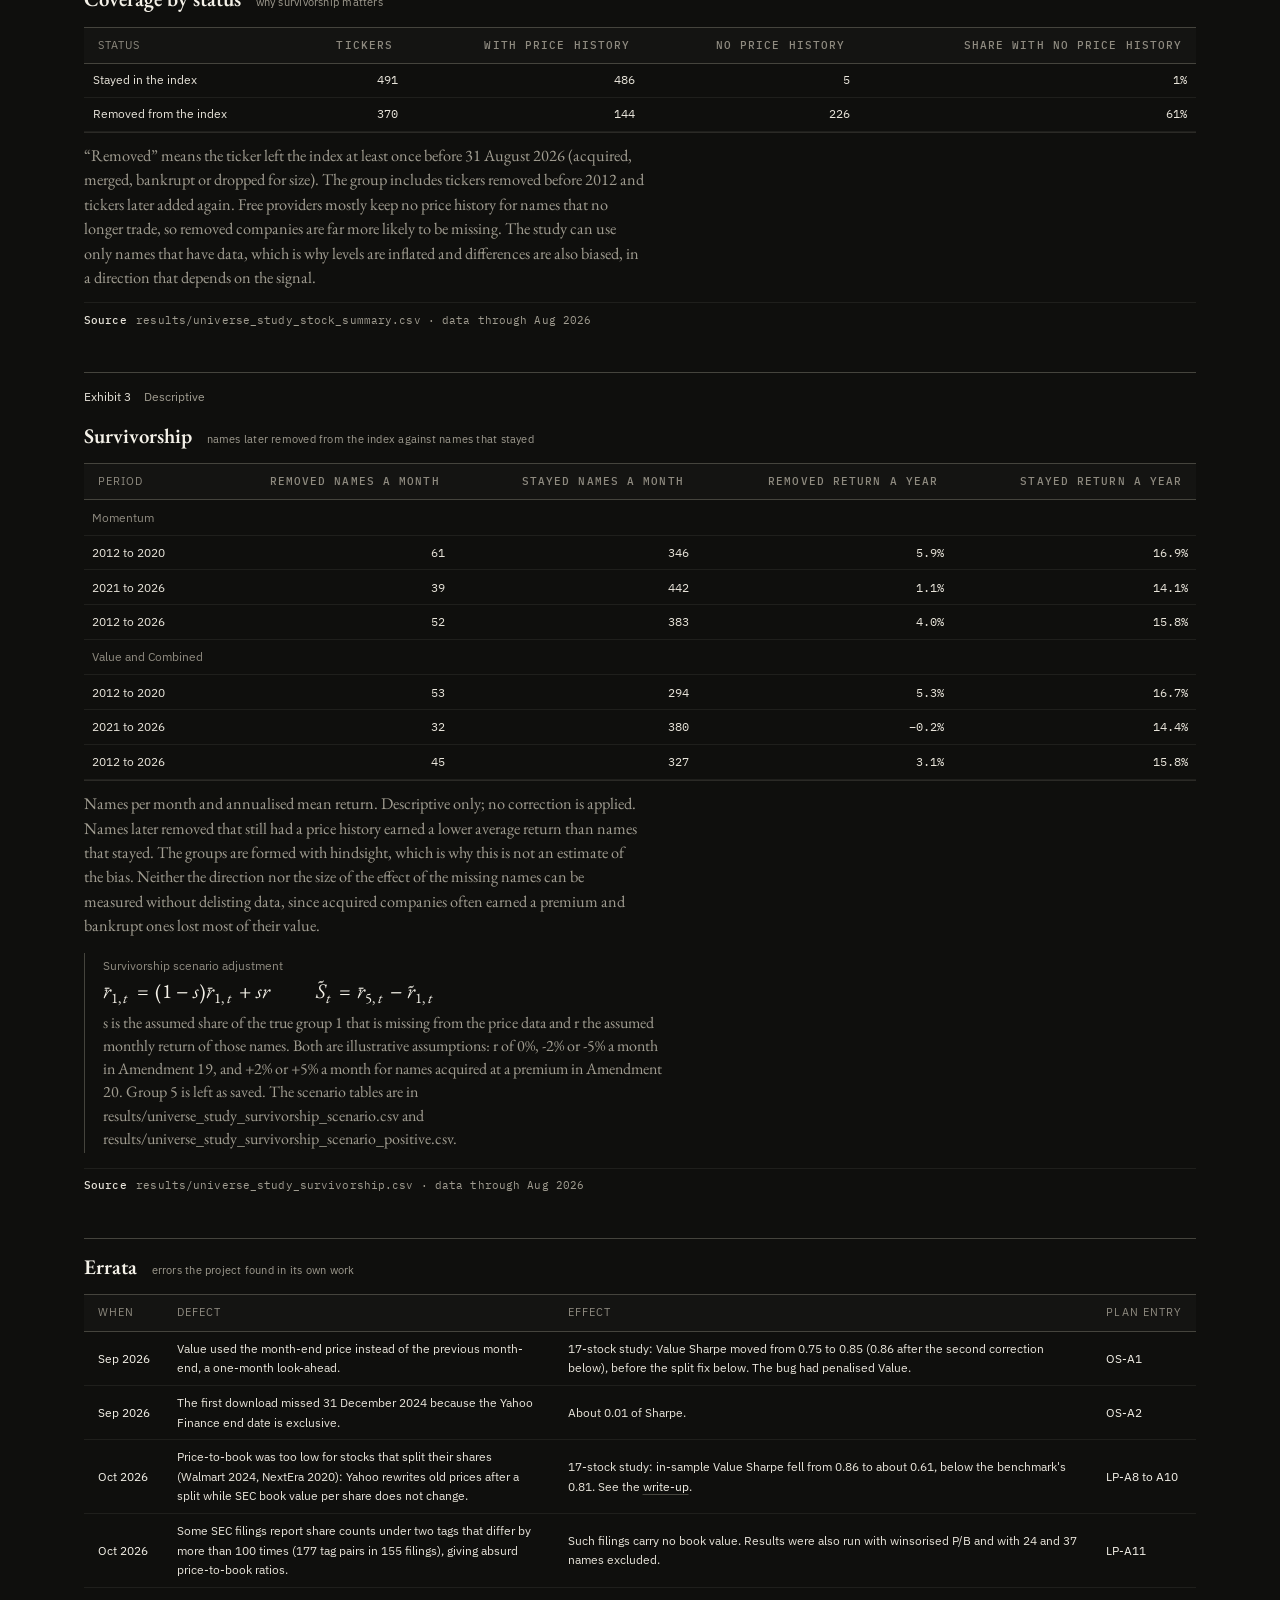
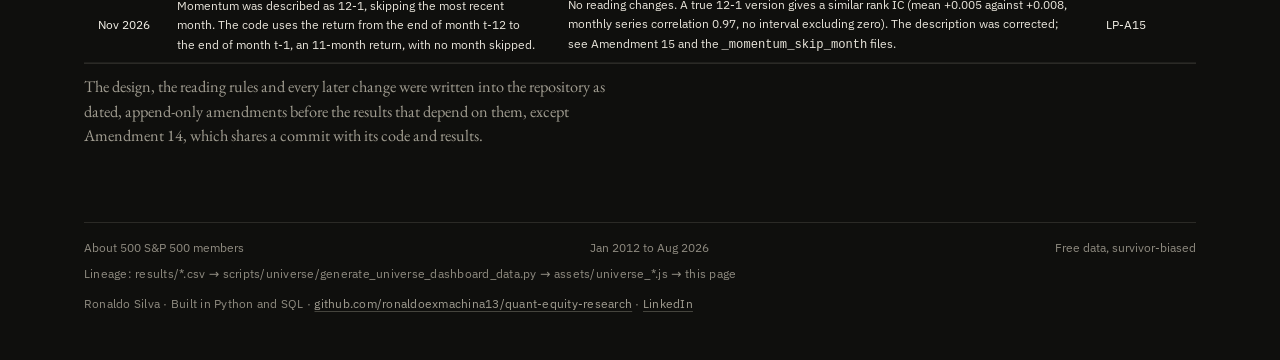
<file: data.html>
<!DOCTYPE html>
<html lang="en">
<head>
<meta charset="UTF-8">
<meta name="viewport" content="width=device-width, initial-scale=1">
<link rel="icon" type="image/svg+xml" href="assets/favicon.svg">
<title>Moved | Equity Factor Research</title>
<meta http-equiv="refresh" content="0; url=universe.html#data">
<link rel="canonical" href="universe.html#data">
<style>body{background:#0B0D10;color:#D9DCE1;font-family:system-ui,sans-serif;padding:2rem}a{color:#F0A83A}</style>
</head>
<body>
<p>This page has moved to <a href="universe.html#data">the Universe page</a>.</p>
<script>location.replace("universe.html#data");</script>
</body>
</html>
</file>
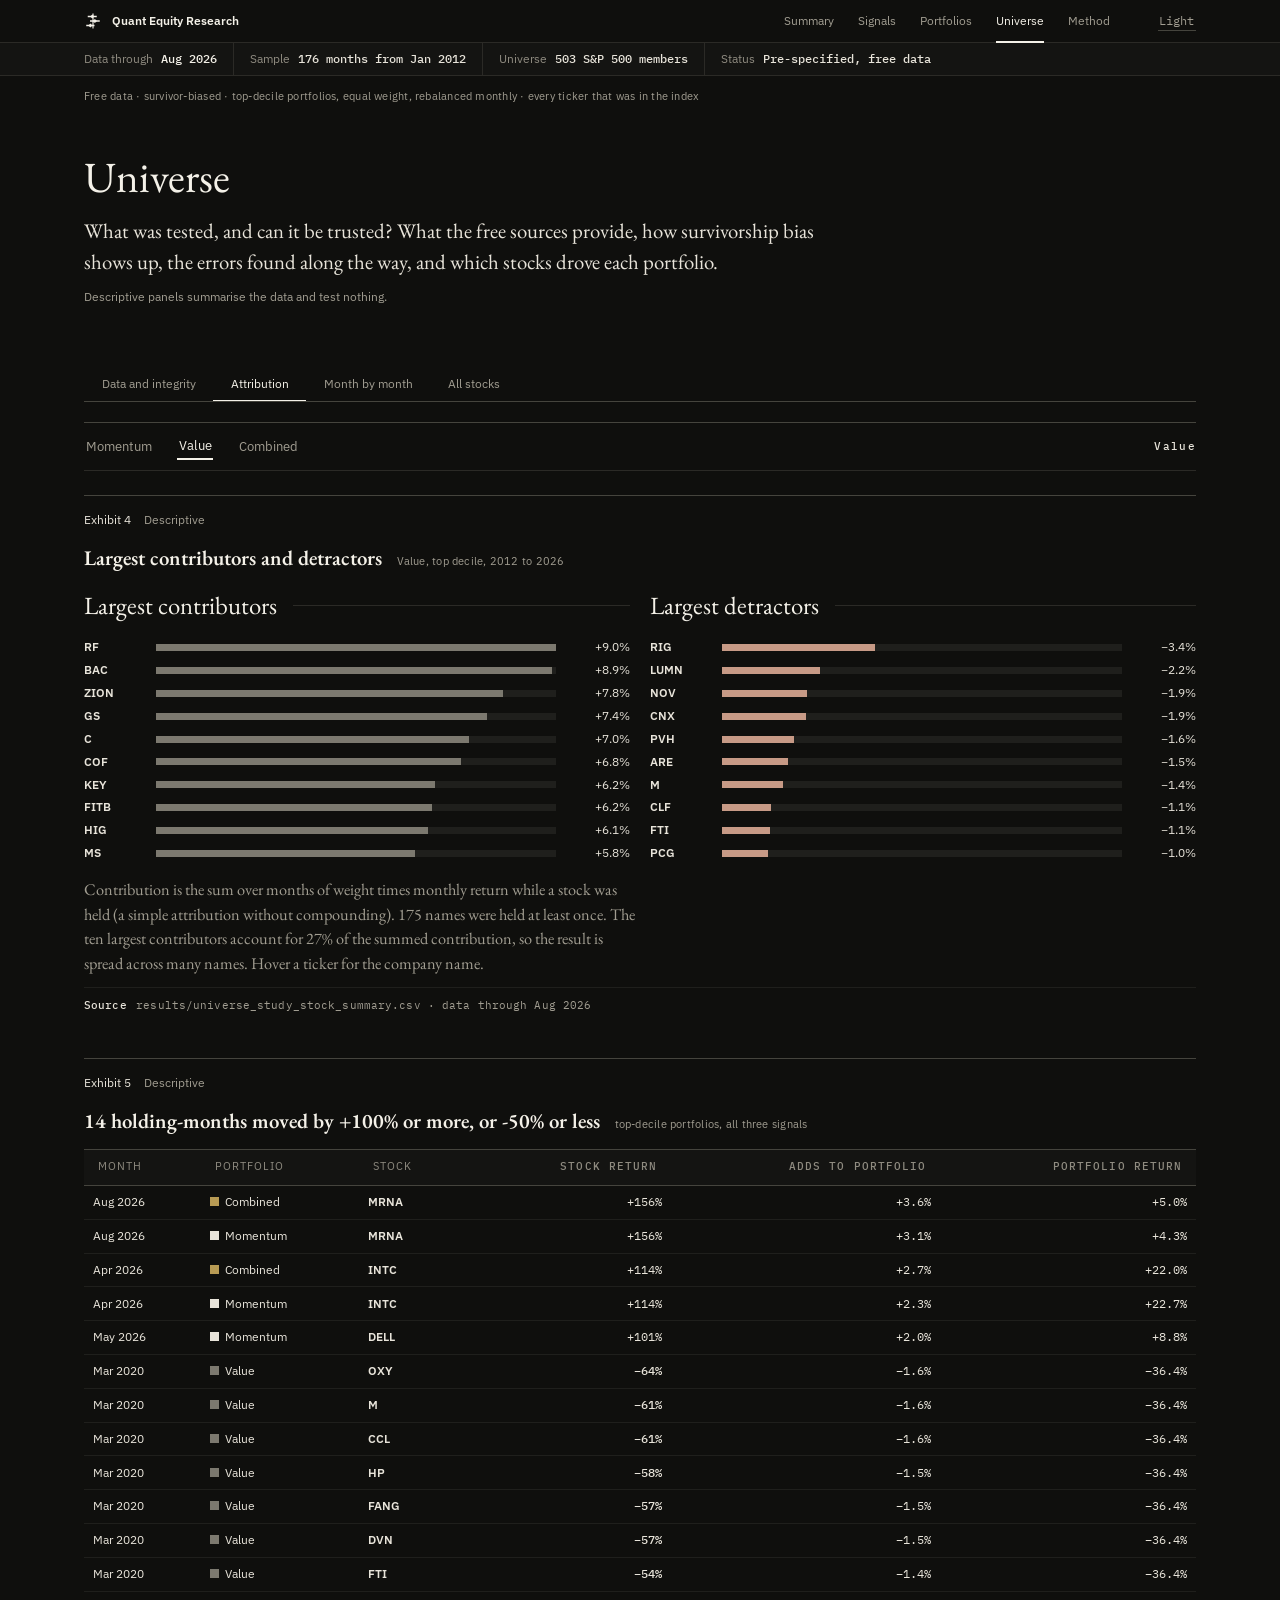
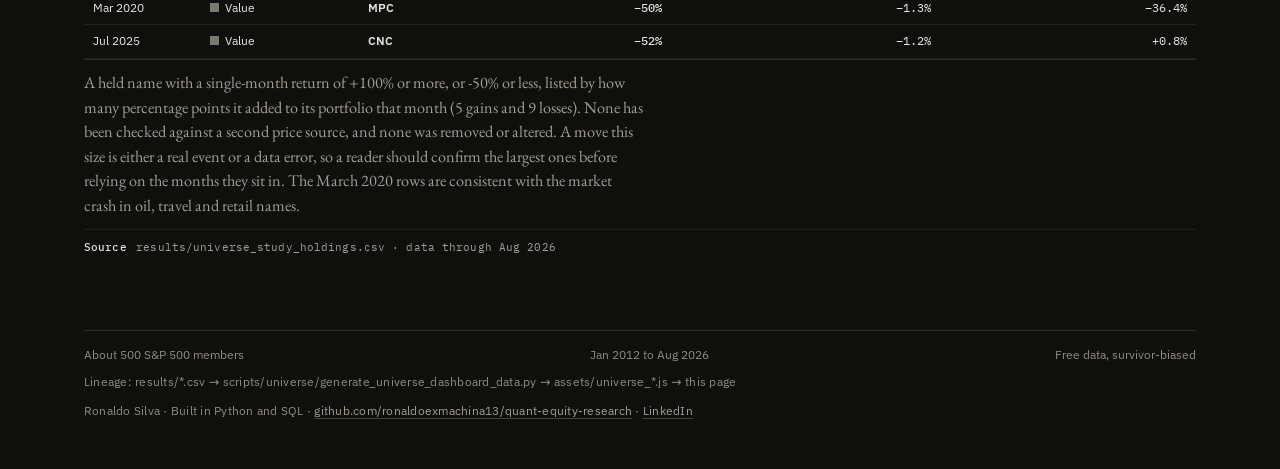
<file: holdings.html>
<!DOCTYPE html>
<html lang="en">
<head>
<meta charset="UTF-8">
<meta name="viewport" content="width=device-width, initial-scale=1">
<link rel="icon" type="image/svg+xml" href="assets/favicon.svg">
<title>Moved | Equity Factor Research</title>
<meta http-equiv="refresh" content="0; url=universe.html#attribution">
<link rel="canonical" href="universe.html#attribution">
<style>body{background:#0B0D10;color:#D9DCE1;font-family:system-ui,sans-serif;padding:2rem}a{color:#F0A83A}</style>
</head>
<body>
<p>This page has moved to <a href="universe.html#attribution">the Universe page</a>.</p>
<script>location.replace("universe.html#attribution");</script>
</body>
</html>
</file>
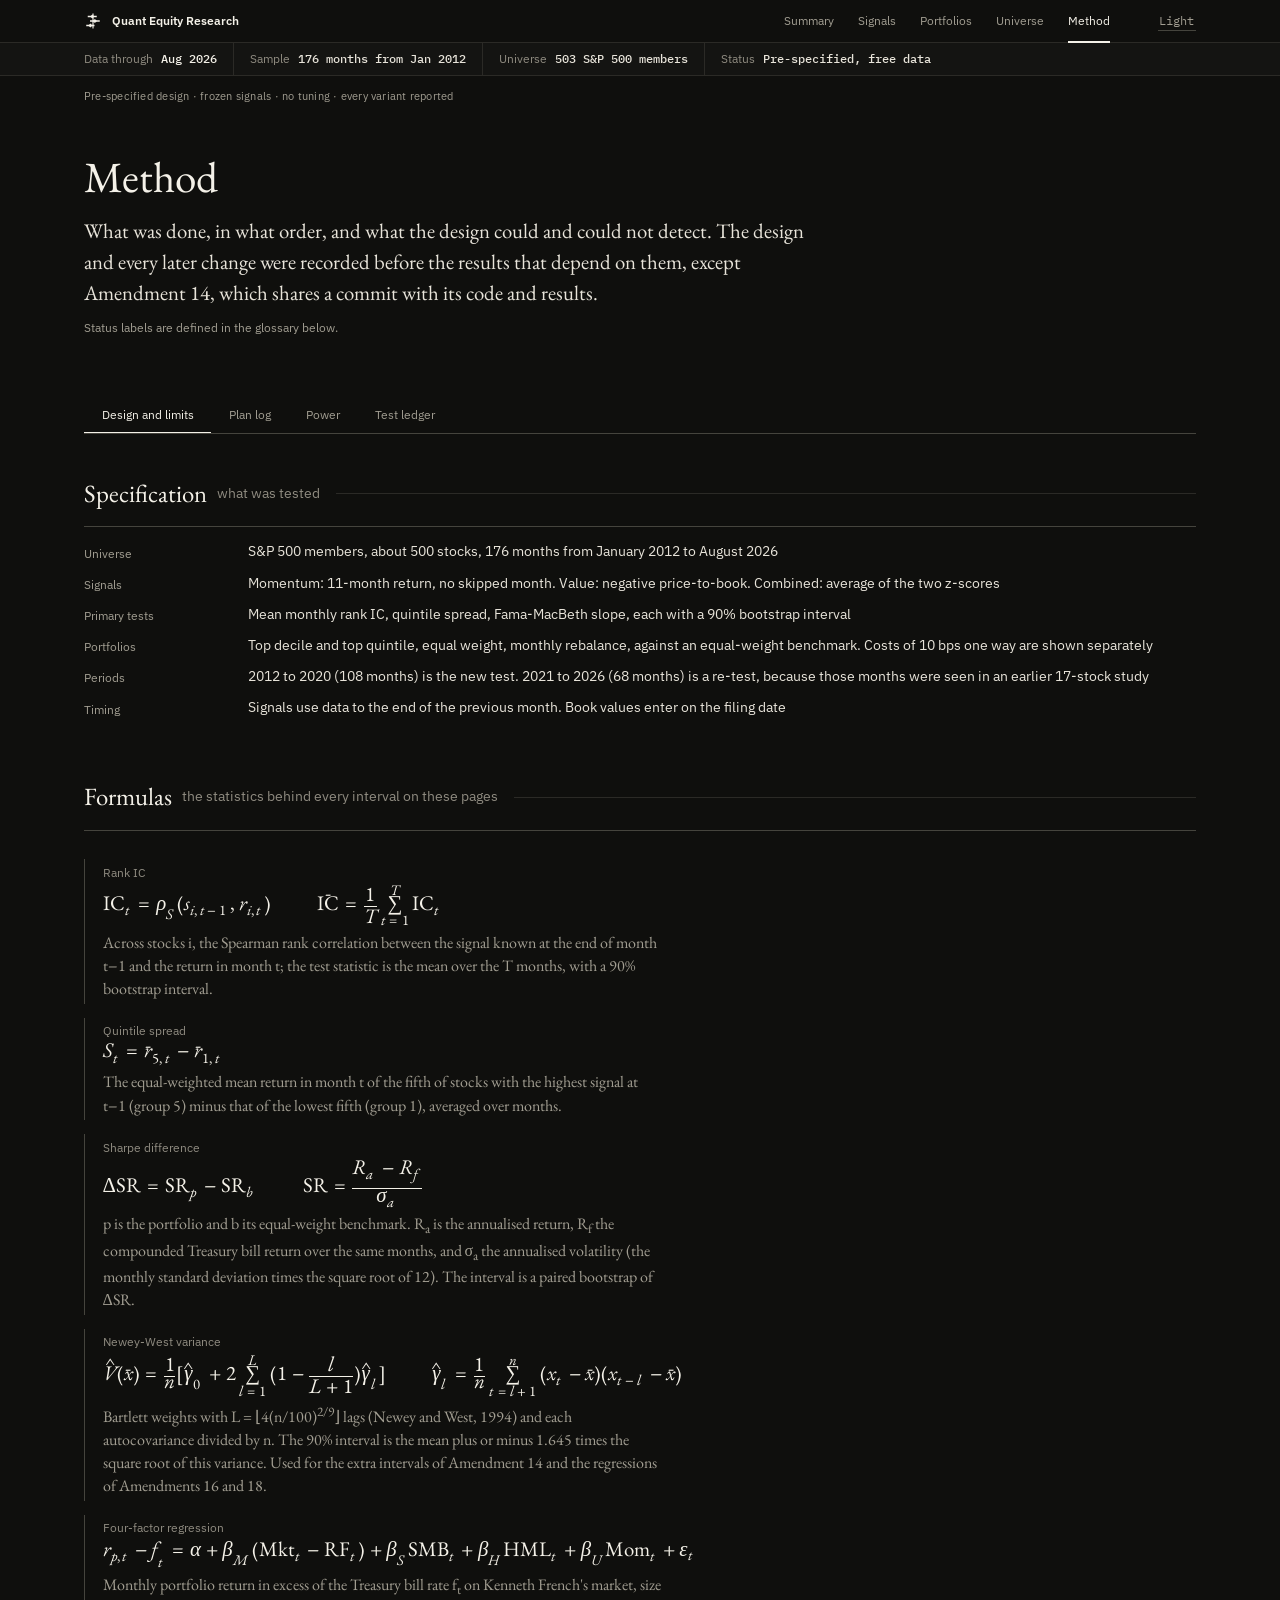
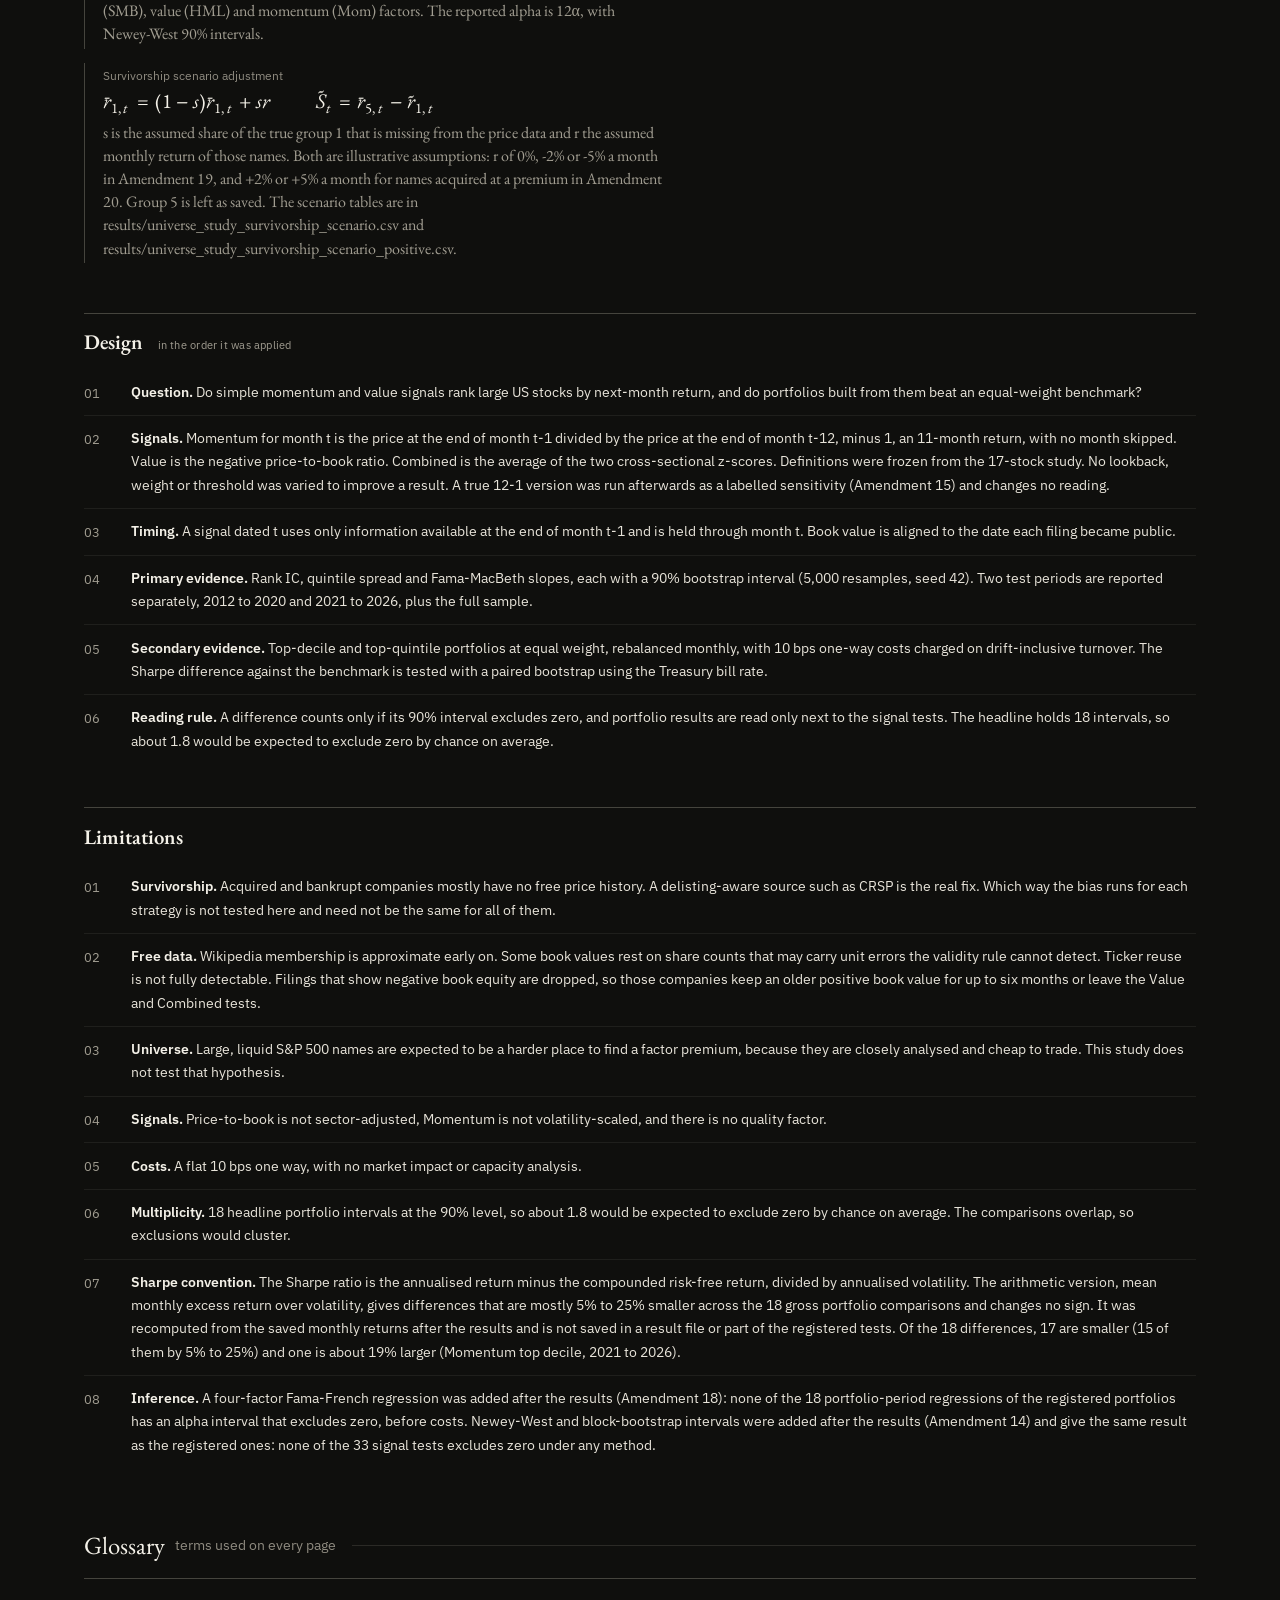
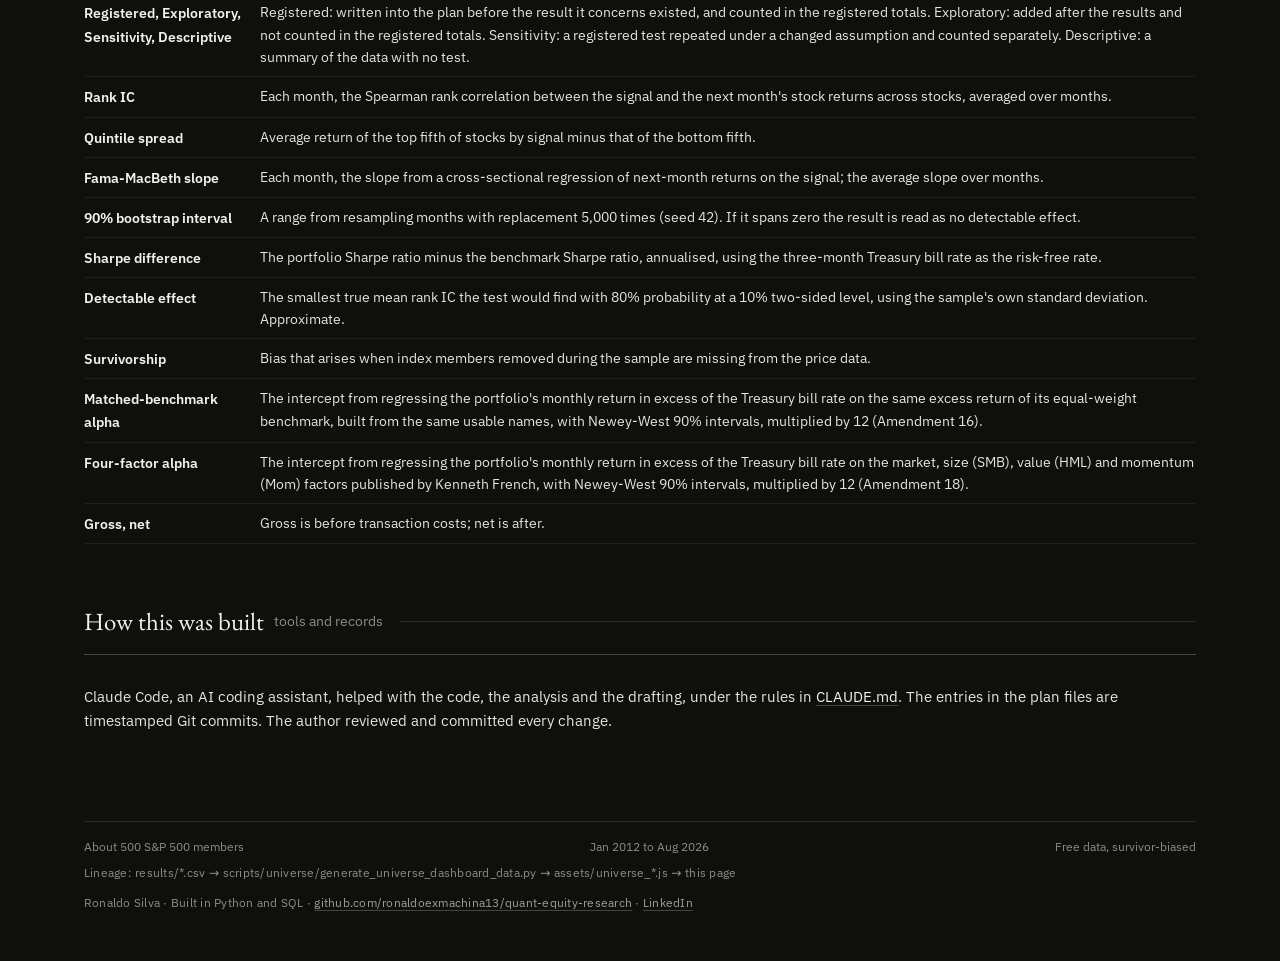
<file: method.html>
<!DOCTYPE html>
<html lang="en">
<head>
<meta charset="UTF-8">
<meta name="viewport" content="width=device-width, initial-scale=1">
<meta name="description" content="The pre-specification, amendment log and power calculation behind the S&P 500 equity factor study.">
<meta property="og:type" content="website">
<meta property="og:title" content="Method | Equity Factor Research">
<meta property="og:description" content="The pre-specification, amendment log and power calculation behind the S&P 500 equity factor study.">
<meta name="twitter:card" content="summary">
<meta name="color-scheme" content="dark">
<link rel="icon" type="image/svg+xml" href="assets/favicon.svg">
<title>Method | Equity Factor Research</title>
<script src="assets/theme.js?v=26"></script>
<link rel="stylesheet" href="assets/styles.css?v=26">
</head>
<body>
<div id="chrome"></div>
<div class="wrap">

  <section class="hero">
    <h1>Method</h1>
    <p class="lede">What was done, in what order, and what the design could and could not detect. The design and every later change were recorded before the results that depend on them, except Amendment 14, which shares a commit with its code and results.</p>
  </section>

  <div class="tabbar" id="pageTabs" role="tablist"></div>

  <div class="tabpane" id="pane-design">
  <div class="section-label">Specification <span>what was tested</span></div>
  <div class="panel spec">
    <dl>
      <dt>Universe</dt><dd>S&amp;P 500 members, about 500 stocks, 176 months from January 2012 to August 2026</dd>
      <dt>Signals</dt><dd>Momentum: 11-month return, no skipped month. Value: negative price-to-book. Combined: average of the two z-scores</dd>
      <dt>Primary tests</dt><dd>Mean monthly rank IC, quintile spread, Fama-MacBeth slope, each with a 90% bootstrap interval</dd>
      <dt>Portfolios</dt><dd>Top decile and top quintile, equal weight, monthly rebalance, against an equal-weight benchmark. Costs of 10 bps one way are shown separately</dd>
      <dt>Periods</dt><dd>2012 to 2020 (108 months) is the new test. 2021 to 2026 (68 months) is a re-test, because those months were seen in an earlier 17-stock study</dd>
      <dt>Timing</dt><dd>Signals use data to the end of the previous month. Book values enter on the filing date</dd>
    </dl>
  </div>

  <div class="section-label">Formulas <span>the statistics behind every interval on these pages</span></div>
  <div class="panel" id="formulas">
<div class="formula"><span class="fname">Rank IC</span><math display="block" aria-label="Rank IC is the Spearman correlation of the signal at t minus 1 with the return at t, averaged over months"><msub><mi class="up">IC</mi><mi>t</mi></msub><mo>=</mo><msub><mi>&#x3C1;</mi><mi>S</mi></msub><mo>(</mo><msub><mi>s</mi><mrow><mi>i</mi><mo>,</mo><mrow><mi>t</mi><mo>&#x2212;</mo><mn>1</mn></mrow></mrow></msub><mo>,</mo><msub><mi>r</mi><mrow><mi>i</mi><mo>,</mo><mi>t</mi></mrow></msub><mo>)</mo><mspace width="2.2em"/><mover accent="true"><mi class="up">IC</mi><mo>&#xAF;</mo></mover><mo>=</mo><mfrac><mn>1</mn><mi>T</mi></mfrac><munderover><mo>&#x2211;</mo><mrow><mi>t</mi><mo>=</mo><mn>1</mn></mrow><mi>T</mi></munderover><msub><mi class="up">IC</mi><mi>t</mi></msub></math><p class="where">Across stocks i, the Spearman rank correlation between the signal known at the end of month t&#x2212;1 and the return in month t; the test statistic is the mean over the T months, with a 90% bootstrap interval.</p></div><div class="formula"><span class="fname">Quintile spread</span><math display="block" aria-label="Quintile spread is the mean return of the top fifth minus the bottom fifth in month t"><msub><mi>S</mi><mi>t</mi></msub><mo>=</mo><msub><mover accent="true"><mi>r</mi><mo>&#xAF;</mo></mover><mrow><mn>5</mn><mo>,</mo><mi>t</mi></mrow></msub><mo>&#x2212;</mo><msub><mover accent="true"><mi>r</mi><mo>&#xAF;</mo></mover><mrow><mn>1</mn><mo>,</mo><mi>t</mi></mrow></msub></math><p class="where">The equal-weighted mean return in month t of the fifth of stocks with the highest signal at t&#x2212;1 (group 5) minus that of the lowest fifth (group 1), averaged over months.</p></div><div class="formula"><span class="fname">Sharpe difference</span><math display="block" aria-label="Sharpe difference is the portfolio Sharpe ratio minus the benchmark Sharpe ratio; the Sharpe ratio is annualised return minus compounded risk-free return, over annualised volatility"><mi class="up">&#x394;SR</mi><mo>=</mo><msub><mi class="up">SR</mi><mi>p</mi></msub><mo>&#x2212;</mo><msub><mi class="up">SR</mi><mi>b</mi></msub><mspace width="2.2em"/><mi class="up">SR</mi><mo>=</mo><mfrac><mrow><msub><mi>R</mi><mi>a</mi></msub><mo>&#x2212;</mo><msub><mi>R</mi><mi>f</mi></msub></mrow><msub><mi>&#x3C3;</mi><mi>a</mi></msub></mfrac></math><p class="where">p is the portfolio and b its equal-weight benchmark. R<sub>a</sub> is the annualised return, R<sub>f</sub> the compounded Treasury bill return over the same months, and &sigma;<sub>a</sub> the annualised volatility (the monthly standard deviation times the square root of 12). The interval is a paired bootstrap of &#x394;SR.</p></div><div class="formula"><span class="fname">Newey-West variance</span><math display="block" aria-label="Newey-West variance of a mean with a Bartlett kernel"><mover accent="true"><mi>V</mi><mo>^</mo></mover><mo>(</mo><mover accent="true"><mi>x</mi><mo>&#xAF;</mo></mover><mo>)</mo><mo>=</mo><mfrac><mn>1</mn><mi>n</mi></mfrac><mo>[</mo><msub><mover accent="true"><mi>&#x3B3;</mi><mo>^</mo></mover><mn>0</mn></msub><mo>+</mo><mn>2</mn><munderover><mo>&#x2211;</mo><mrow><mi>l</mi><mo>=</mo><mn>1</mn></mrow><mi>L</mi></munderover><mrow><mo>(</mo><mn>1</mn><mo>&#x2212;</mo><mfrac><mi>l</mi><mrow><mi>L</mi><mo>+</mo><mn>1</mn></mrow></mfrac><mo>)</mo></mrow><msub><mover accent="true"><mi>&#x3B3;</mi><mo>^</mo></mover><mi>l</mi></msub><mo>]</mo><mspace width="2.2em"/><msub><mover accent="true"><mi>&#x3B3;</mi><mo>^</mo></mover><mi>l</mi></msub><mo>=</mo><mfrac><mn>1</mn><mi>n</mi></mfrac><munderover><mo>&#x2211;</mo><mrow><mi>t</mi><mo>=</mo><mi>l</mi><mo>+</mo><mn>1</mn></mrow><mi>n</mi></munderover><mrow><mo>(</mo><msub><mi>x</mi><mi>t</mi></msub><mo>&#x2212;</mo><mover accent="true"><mi>x</mi><mo>&#xAF;</mo></mover><mo>)</mo><mo>(</mo><msub><mi>x</mi><mrow><mi>t</mi><mo>&#x2212;</mo><mi>l</mi></mrow></msub><mo>&#x2212;</mo><mover accent="true"><mi>x</mi><mo>&#xAF;</mo></mover><mo>)</mo></mrow></math><p class="where">Bartlett weights with L = &lfloor;4(n/100)<sup>2/9</sup>&rfloor; lags (Newey and West, 1994) and each autocovariance divided by n. The 90% interval is the mean plus or minus 1.645 times the square root of this variance. Used for the extra intervals of Amendment 14 and the regressions of Amendments 16 and 18.</p></div><div class="formula"><span class="fname">Four-factor regression</span><math display="block" aria-label="Four-factor regression: portfolio excess return on market, size, value and momentum factors"><msub><mi>r</mi><mrow><mi>p</mi><mo>,</mo><mi>t</mi></mrow></msub><mo>&#x2212;</mo><msub><mi>f</mi><mi>t</mi></msub><mo>=</mo><mi>&#x3B1;</mi><mo>+</mo><msub><mi>&#x3B2;</mi><mi>M</mi></msub><mo>(</mo><msub><mi class="up">Mkt</mi><mi>t</mi></msub><mo>&#x2212;</mo><msub><mi class="up">RF</mi><mi>t</mi></msub><mo>)</mo><mo>+</mo><msub><mi>&#x3B2;</mi><mi>S</mi></msub><msub><mi class="up">SMB</mi><mi>t</mi></msub><mo>+</mo><msub><mi>&#x3B2;</mi><mi>H</mi></msub><msub><mi class="up">HML</mi><mi>t</mi></msub><mo>+</mo><msub><mi>&#x3B2;</mi><mi>U</mi></msub><msub><mi class="up">Mom</mi><mi>t</mi></msub><mo>+</mo><msub><mi>&#x3B5;</mi><mi>t</mi></msub></math><p class="where">Monthly portfolio return in excess of the Treasury bill rate f<sub>t</sub> on Kenneth French's market, size (SMB), value (HML) and momentum (Mom) factors. The reported alpha is 12&alpha;, with Newey-West 90% intervals.</p></div><div class="formula"><span class="fname">Survivorship scenario adjustment</span><math display="block" aria-label="Survivorship scenario: group 1 is replaced by a mix of the saved group 1 and an assumed return for missing names; the spread is group 5 minus the adjusted group 1"><msub><mover accent="true"><mi>r</mi><mo>&#xAF;</mo></mover><mrow><mn>1</mn><mo>,</mo><mi>t</mi></mrow></msub><mo>=</mo><mo>(</mo><mn>1</mn><mo>&#x2212;</mo><mi>s</mi><mo>)</mo><msub><mover accent="true"><mi>r</mi><mo>&#xAF;</mo></mover><mrow><mn>1</mn><mo>,</mo><mi>t</mi></mrow></msub><mo>+</mo><mi>s</mi><mi>r</mi><mspace width="2.2em"/><msub><mover accent="true"><mi>S</mi><mo>&#x2dc;</mo></mover><mi>t</mi></msub><mo>=</mo><msub><mover accent="true"><mi>r</mi><mo>&#xAF;</mo></mover><mrow><mn>5</mn><mo>,</mo><mi>t</mi></mrow></msub><mo>&#x2212;</mo><mrow><msub><mover accent="true"><mi>r</mi><mo>&#x2dc;</mo></mover><mrow><mn>1</mn><mo>,</mo><mi>t</mi></mrow></msub></mrow></math><p class="where">s is the assumed share of the true group 1 that is missing from the price data and r the assumed monthly return of those names. Both are illustrative assumptions: r of 0%, -2% or -5% a month in Amendment 19, and +2% or +5% a month for names acquired at a premium in Amendment 20. Group 5 is left as saved. The scenario tables are in results/universe_study_survivorship_scenario.csv and results/universe_study_survivorship_scenario_positive.csv.</p></div>  </div>

  <div class="panel">
    <h2>Design <span>in the order it was applied</span></h2>
    <ol class="step-list">
      <li><div><b>Question.</b> Do simple momentum and value signals rank large US stocks by next-month return, and do portfolios built from them beat an equal-weight benchmark?</div></li>
      <li><div><b>Signals.</b> Momentum for month t is the price at the end of month t-1 divided by the price at the end of month t-12, minus 1, an 11-month return, with no month skipped. Value is the negative price-to-book ratio. Combined is the average of the two cross-sectional z-scores. Definitions were frozen from the 17-stock study. No lookback, weight or threshold was varied to improve a result. A true 12-1 version was run afterwards as a labelled sensitivity (Amendment 15) and changes no reading.</div></li>
      <li><div><b>Timing.</b> A signal dated t uses only information available at the end of month t-1 and is held through month t. Book value is aligned to the date each filing became public.</div></li>
      <li><div><b>Primary evidence.</b> Rank IC, quintile spread and Fama-MacBeth slopes, each with a 90% bootstrap interval (5,000 resamples, seed 42). Two test periods are reported separately, 2012 to 2020 and 2021 to 2026, plus the full sample.</div></li>
      <li><div><b>Secondary evidence.</b> Top-decile and top-quintile portfolios at equal weight, rebalanced monthly, with 10 bps one-way costs charged on drift-inclusive turnover. The Sharpe difference against the benchmark is tested with a paired bootstrap using the Treasury bill rate.</div></li>
      <li><div><b>Reading rule.</b> A difference counts only if its 90% interval excludes zero, and portfolio results are read only next to the signal tests. The headline holds 18 intervals, so about 1.8 would be expected to exclude zero by chance on average.</div></li>
    </ol>
  </div>


  <div class="panel">
    <h2>Limitations</h2>
    <ol class="step-list">
      <li><div><b>Survivorship.</b> Acquired and bankrupt companies mostly have no free price history. A delisting-aware source such as CRSP is the real fix. Which way the bias runs for each strategy is not tested here and need not be the same for all of them.</div></li>
      <li><div><b>Free data.</b> Wikipedia membership is approximate early on. Some book values rest on share counts that may carry unit errors the validity rule cannot detect. Ticker reuse is not fully detectable. Filings that show negative book equity are dropped, so those companies keep an older positive book value for up to six months or leave the Value and Combined tests.</div></li>
      <li><div><b>Universe.</b> Large, liquid S&amp;P 500 names are expected to be a harder place to find a factor premium, because they are closely analysed and cheap to trade. This study does not test that hypothesis.</div></li>
      <li><div><b>Signals.</b> Price-to-book is not sector-adjusted, Momentum is not volatility-scaled, and there is no quality factor.</div></li>
      <li><div><b>Costs.</b> A flat 10 bps one way, with no market impact or capacity analysis.</div></li>
      <li><div><b>Multiplicity.</b> 18 headline portfolio intervals at the 90% level, so about 1.8 would be expected to exclude zero by chance on average. The comparisons overlap, so exclusions would cluster.</div></li>
      <li><div><b>Sharpe convention.</b> The Sharpe ratio is the annualised return minus the compounded risk-free return, divided by annualised volatility. The arithmetic version, mean monthly excess return over volatility, gives differences that are mostly 5% to 25% smaller across the 18 gross portfolio comparisons and changes no sign. It was recomputed from the saved monthly returns after the results and is not saved in a result file or part of the registered tests. Of the 18 differences, 17 are smaller (15 of them by 5% to 25%) and one is about 19% larger (Momentum top decile, 2021 to 2026).</div></li>
      <li><div><b>Inference.</b> A four-factor Fama-French regression was added after the results (Amendment 18): none of the 18 portfolio-period regressions of the registered portfolios has an alpha interval that excludes zero, before costs. Newey-West and block-bootstrap intervals were added after the results (Amendment 14) and give the same result as the registered ones: none of the 33 signal tests excludes zero under any method.</div></li>
    </ol>
  </div>

  <div class="section-label">Glossary <span>terms used on every page</span></div>
  <div class="panel">
    <dl class="def" id="glossary">
      <dt>Registered, Exploratory, Sensitivity, Descriptive</dt><dd>Registered: written into the plan before the result it concerns existed, and counted in the registered totals. Exploratory: added after the results and not counted in the registered totals. Sensitivity: a registered test repeated under a changed assumption and counted separately. Descriptive: a summary of the data with no test.</dd>
      <dt>Rank IC</dt><dd>Each month, the Spearman rank correlation between the signal and the next month's stock returns across stocks, averaged over months.</dd>
      <dt>Quintile spread</dt><dd>Average return of the top fifth of stocks by signal minus that of the bottom fifth.</dd>
      <dt>Fama-MacBeth slope</dt><dd>Each month, the slope from a cross-sectional regression of next-month returns on the signal; the average slope over months.</dd>
      <dt>90% bootstrap interval</dt><dd>A range from resampling months with replacement 5,000 times (seed 42). If it spans zero the result is read as no detectable effect.</dd>
      <dt>Sharpe difference</dt><dd>The portfolio Sharpe ratio minus the benchmark Sharpe ratio, annualised, using the three-month Treasury bill rate as the risk-free rate.</dd>
      <dt>Detectable effect</dt><dd>The smallest true mean rank IC the test would find with 80% probability at a 10% two-sided level, using the sample's own standard deviation. Approximate.</dd>
      <dt>Survivorship</dt><dd>Bias that arises when index members removed during the sample are missing from the price data.</dd>
      <dt>Matched-benchmark alpha</dt><dd>The intercept from regressing the portfolio's monthly return in excess of the Treasury bill rate on the same excess return of its equal-weight benchmark, built from the same usable names, with Newey-West 90% intervals, multiplied by 12 (Amendment 16).</dd>
      <dt>Four-factor alpha</dt><dd>The intercept from regressing the portfolio's monthly return in excess of the Treasury bill rate on the market, size (SMB), value (HML) and momentum (Mom) factors published by Kenneth French, with Newey-West 90% intervals, multiplied by 12 (Amendment 18).</dd>
      <dt>Gross, net</dt><dd>Gross is before transaction costs; net is after.</dd>
    </dl>
  </div>

  <div class="section-label">How this was built <span>tools and records</span></div>
  <div class="panel">
    <p>Claude Code, an AI coding assistant, helped with the code, the analysis and the drafting, under the rules in <a href="https://github.com/ronaldoexmachina13/quant-equity-research/blob/main/CLAUDE.md" target="_blank" rel="noopener">CLAUDE.md</a>. The entries in the plan files are timestamped Git commits. The author reviewed and committed every change.</p>
  </div>
  </div>

  <div class="tabpane" id="pane-log" hidden>
    <div class="panel">
      <h2 id="tlTitle">Plan log</h2>
      <p class="caption" id="planLogLine" style="margin:-0.3rem 0 0.8rem;"></p>
      <div class="legend-row"><span><i class="sq-pre"></i>Written before any result it concerns</span><span><i class="sq-post"></i>Written after every registered result existed (exploratory)</span><span><i class="sq-os"></i>17-stock study plan</span></div>
      <svg class="timeline" id="timeline" role="img" aria-label="Dated entries of the pre-specification"></svg>
    </div>
    <div class="panel">
      <h2>Entries <span>newest last, append-only</span></h2>
      <div class="timeline-table-wrap" style="max-height:none;">
        <table class="timeline-table">
          <thead><tr><th>ID</th><th>Date</th><th>Concerns</th><th>Written before</th></tr></thead>
          <tbody id="regBody"></tbody>
        </table>
      </div>
          <p class="caption">Entries are appended and never edited. There is no Amendment 4: the Phase 2 design took that slot, and the label Amendment 5 was kept as written. The full text is in <a href="https://github.com/ronaldoexmachina13/quant-equity-research/blob/main/docs/LIMITATIONS_PLAN.md" target="_blank">LIMITATIONS_PLAN.md</a> and <a href="https://github.com/ronaldoexmachina13/quant-equity-research/blob/main/docs/OUT_OF_SAMPLE_PLAN.md" target="_blank">OUT_OF_SAMPLE_PLAN.md</a>. Amendments 8 to 11 came from data problems found during the work; no signal result prompted them. Amendment 15 came from a pre-publication audit of the code and wording.</p>
    </div>
  </div>

  <div class="tabpane" id="pane-power" hidden>
  <div class="panel" data-stamp="descriptive" data-src="results/universe_study_ic_monthly_momentum.csv; results/universe_study_ic_monthly_value_combined.csv">
    <h2>Minimum detectable mean rank IC <span>10% two-sided level, 80% power</span></h2>
    <div class="legend-row" id="powerLegend"></div>
    <div style="position:relative; height:280px;"><canvas id="powerChart" role="img" aria-label="Line chart. Minimum detectable mean rank IC against months of data, for the highest and lowest standard deviation of monthly rank IC."></canvas></div>
    <p class="caption" id="powerCaption"></p>
  </div>

  </div>

  <div class="tabpane" id="pane-ledger" hidden>
  <div class="panel" data-stamp="descriptive" data-src="results/universe_study_test_ledger.csv">
    <h2 id="ledgerFullTitle">Test ledger</h2>
    <div class="timeline-table-wrap" style="max-height:none;"><table class="timeline-table perf-table" id="ledgerFull"></table></div>
    <p class="caption" id="ledgerFullCaption"></p>
  </div>
  </div>

  <div id="foot"></div>
</div>

<script src="assets/vendor/chart.umd.js?v=4.4.1"></script>
<script src="assets/universe_data.js"></script>
<script src="assets/meta_data.js"></script>
<script src="assets/universe_ledger_data.js"></script>
<script src="assets/dashboard.js?v=26"></script>
<script>
renderChrome("method.html", "Pre-specified design &middot; frozen signals &middot; no tuning &middot; every variant reported");
document.getElementById("planLogLine").textContent = planLogSentence();

/* test ledger: every family of intervals, straight from results/universe_study_test_ledger.csv */
(function ledgerFull() {
  const L = UNIVERSE_LEDGER, descriptive = r => r.tier.indexOf("Descriptive") === 0;
  const counted = L.filter(r => !descriptive(r));
  const run = counted.reduce((a, r) => a + r.intervals_run, 0), ex = counted.reduce((a, r) => a + r.exclude_zero, 0);
  const esc = v => String(v).replace(/&/g, "&amp;").replace(/</g, "&lt;");
  document.getElementById("ledgerFullTitle").textContent = run + " intervals in " + counted.length + " families; " + ex + " exclude zero, none of them a registered signal test";
  const chance = r => ["Registered", "Sensitivity", "Exploratory, after results"].includes(r.tier) ? (r.intervals_run * 0.1).toFixed(1) : "n/a";
  let t = "<thead><tr><th>ID</th><th>Family</th><th class=num>Run</th><th class=num>Exclude zero</th><th class=num>Positive</th><th class=num>Negative</th><th class=num>Expected by chance</th></tr></thead><tbody>", tier = "";
  L.forEach(r => {
    if (r.tier !== tier) { tier = r.tier; t += `<tr><td colspan="7" style="color:var(--label);">${esc(tier)}</td></tr>`; }
    t += `<tr><td>${esc(r.family_id)}</td><td>${esc(r.family)}</td><td class="num">${r.intervals_run}</td><td class="num">${r.exclude_zero}</td><td class="num">${r.exclude_zero_positive}</td><td class="num">${r.exclude_zero_negative}</td><td class="num">${chance(r)}</td></tr>`;
  });
  document.getElementById("ledgerFull").innerHTML = t + "</tbody>";
  document.getElementById("ledgerFullCaption").textContent = "Every family of 90% intervals the study computed, by the tiers used in the ledger file. The descriptive family is listed but not counted in the title. Family S1 includes the tests of the true 12-1 Momentum signal, which have no page of their own (results/universe_study_signal_summary_momentum_skip_month.csv). The 12-1 tests were specified in Amendment 15, after every registered result existed and before their code was run. The last column is ten percent of the intervals run. The families overlap heavily, so the counts record how much was tried. They cannot be read as a significance level for the set.";
})();

const PAGE_TABS = [
  { key: "design", label: "Design and limits" },
  { key: "log", label: "Plan log" },
  { key: "power", label: "Power" },
  { key: "ledger", label: "Test ledger" }
];
function showTab(key, fromClick) {
  if (!PAGE_TABS.some(t => t.key === key)) key = PAGE_TABS[0].key;
  PAGE_TABS.forEach(t => { document.getElementById("pane-" + t.key).hidden = t.key !== key; });
  document.getElementById("pageTabs").innerHTML = PAGE_TABS.map(t =>
    `<button role="tab" class="tab${t.key === key ? " active" : ""}" data-k="${t.key}" aria-selected="${t.key === key}">${t.label}</button>`).join("");
  document.querySelectorAll("#pageTabs .tab").forEach(b => b.onclick = () => showTab(b.dataset.k, true));
  if (fromClick) { try { history.replaceState(null, "", "#" + key); } catch (e) { /* ignore */ } }
  Object.values(Chart.instances).forEach(c => c.resize());
}

/* Plan log. Dates, headings and "written before" wording come from the plan file through meta_data.js.
   CONCERNS is the only hand-typed part: one short topic per entry. An entry missing from it shows a dash and warns in the console. */
const OS_ENTRIES = [
  { id: "OS-A1", date: "2026-09-24", concerns: "Value look-ahead fix", note: "Before any data after 31 December 2024 was downloaded", kind: "os" },
  { id: "OS-A2", date: "2026-09-24", concerns: "Missing final trading day", note: "Before any out-of-sample result was computed", kind: "os" }
];
const CONCERNS = {
  A1: "Phase 1", A2: "Phase 1B", A3: "Phase 1C", PH2: "Robustness grid", A5: "Phase 2", PH3: "Data feasibility, larger universe",
  PH2B: "Risk diagnostics", A6: "Phase 3", A7: "Phase 3 results", PH4: "Signal and portfolio tests, rebuilt universe",
  A8: "Split-consistent book value", A9: "Restated Value result", A10: "Book value, share count and split code", A11: "Share-count validity rule",
  A12: "Labelled Value sensitivity", A13: "Stage 4 portfolio tests",
  A14: "Group returns, interval robustness, book value check, data manifest", A15: "True 12-1 sensitivity, survivorship by year",
  A16: "Benchmark regression, French factor check", A17: "Sector-neutral Value, same-names control", A18: "Four-factor alpha regression",
  A19: "Survivorship scenario, test ledger", A20: "Survivorship scenario, positive returns"
};
const LOG = OS_ENTRIES.concat(META.entries.map(e => {
  if (!(e.id in CONCERNS)) console.warn("No CONCERNS text for " + e.id);
  return { id: "LP-" + e.id, date: e.date, concerns: CONCERNS[e.id] || "n/a", note: e.note, kind: /^After every registered result/.test(e.note) ? "post" : "pre" };
}));
document.getElementById("regBody").innerHTML = LOG.map(e =>
  `<tr><td class="month-cell"><span class="sq-${e.kind} sq"></span> ${e.id}</td><td style="white-space:nowrap">${e.date}</td><td>${e.concerns}</td><td>${e.note}</td></tr>`).join("");
(function timeline() {
  const days = d => Date.parse(d + "T00:00:00Z") / 86400000;
  const t0 = days(LOG[0].date), t1 = days(LOG[LOG.length - 1].date);
  const W = 860, left = 24, right = 24, step = 15, maxStack = Math.max(...Object.values(LOG.reduce((a, e) => (a[e.date] = (a[e.date] || 0) + 1, a), {})));
  const H = 28 + maxStack * step + 62, axisY = H - 48;  /* room for three rows of date labels under the axis */
  const x = d => left + (days(d) - t0) / (t1 - t0) * (W - left - right);
  const seen = {};
  let s = `<line x1="${left - 8}" x2="${W - right + 8}" y1="${axisY}" y2="${axisY}" stroke="${cssVar("--line-strong")}"/>`;
  LOG.forEach(e => {
    const k = seen[e.date] = (seen[e.date] || 0) + 1, cx = x(e.date), cy = axisY - 4 - k * step + 6;
    const fill = e.kind === "pre" ? cssVar("--text-strong") : e.kind === "post" ? "none" : cssVar("--p1");
    const stroke = e.kind === "post" ? cssVar("--text-strong") : "none";
    s += `<rect x="${cx - 5}" y="${cy - 5}" width="10" height="10" fill="${fill}" stroke="${stroke}" stroke-width="1.6"><title>${e.id}, ${e.date}: ${e.concerns}</title></rect>`;
  });
  const laneEnd = [-99, -99, -99];  /* right edge of the last label in each of three rows, so close dates never overprint */
  Object.keys(seen).forEach(dt => {
    let lane = laneEnd.findIndex(end => x(dt) - end >= 46);
    if (lane < 0) lane = laneEnd.indexOf(Math.min(...laneEnd));
    laneEnd[lane] = x(dt);
    s += `<line x1="${x(dt)}" x2="${x(dt)}" y1="${axisY}" y2="${axisY + 5}" stroke="${cssVar("--ref")}"/><text x="${x(dt)}" y="${axisY + 17 + lane * 12}" text-anchor="middle" class="dim">${ymLabel(dt.slice(0, 7)).slice(0, 3)} ${+dt.slice(8, 10)}</text>`;
  });
  const svg = document.getElementById("timeline");
  svg.setAttribute("viewBox", `0 0 ${W} ${H}`);
  svg.innerHTML = s;
  const post = LOG.filter(e => e.kind === "post").length;
  document.getElementById("tlTitle").textContent = META.entries.length + " plan entries: " + (META.entries.length - post) + " written before the results they concern, " + post + " after every registered result existed (the timeline below also marks the 2 entries of the 17-stock study plan)";
})();

/* power: (z_alpha + z_power) * sd / sqrt(n), with z_alpha = 1.645 (90% two-sided) and z_power = 0.842 (80%) */
(function power() {
  const Z = 1.645 + 0.842;
  const sds = SIGNALS.map(s => ({ s, sd: icStatistics(s, 0, U.split).sd }));
  const lo = sds.reduce((a, b) => a.sd < b.sd ? a : b), hi = sds.reduce((a, b) => a.sd > b.sd ? a : b);
  const months = []; for (let n = 24; n <= 240; n += 4) months.push(n);
  const curve = sd => months.map(n => Z * sd / Math.sqrt(n));
  const sets = [
    { label: `SD ${hi.sd.toFixed(2)} (${hi.s}, 2012 to 2020)`, data: curve(hi.sd), borderColor: COLORS[hi.s], backgroundColor: COLORS[hi.s] },
    { label: `SD ${lo.sd.toFixed(2)} (${lo.s}, 2012 to 2020)`, data: curve(lo.sd), borderColor: COLORS[lo.s], backgroundColor: COLORS[lo.s] }
  ];
  document.getElementById("powerLegend").innerHTML = sets.map(s => `<span><i style="background:${s.borderColor}"></i>${s.label}</span>`).join("");
  const marks = { id: "marks", afterDraw(chart) {
    const { ctx, chartArea, scales } = chart;
    const narrow = chartArea.right - chartArea.left < 420;
    [[108, narrow ? "108 months" : "108 months: first test period", "right"], [176, narrow ? "176 months" : "176 months: full sample", "right"]].forEach(([n, label, align], i) => {
      const x = scales.x.getPixelForValue(months.indexOf(n));
      ctx.save(); ctx.strokeStyle = cssVar("--ref"); ctx.setLineDash([4, 4]);
      ctx.beginPath(); ctx.moveTo(x, chartArea.top); ctx.lineTo(x, chartArea.bottom); ctx.stroke();
      ctx.setLineDash([]); ctx.fillStyle = cssVar("--label"); ctx.font = "500 11px " + Chart.defaults.font.family; ctx.textAlign = align;
      ctx.fillText(label, x - 6, chartArea.top + 14 + (narrow ? i * 14 : 0)); ctx.restore();
    });
  } };
  new Chart(document.getElementById("powerChart"), {
    type: "line",
    data: { labels: months, datasets: sets.map(d => Object.assign({ pointRadius: 0, borderWidth: 2.5, fill: false, tension: 0.1 }, d)) },
    options: { responsive: true, maintainAspectRatio: false, interaction: { mode: "index", intersect: false },
      plugins: { legend: { display: false }, tooltip: { callbacks: { title: i => i[0].label + " months", label: i => i.dataset.label + ": " + i.parsed.y.toFixed(3) } } },
      scales: { y: { min: 0, ticks: { callback: v => v.toFixed(2), maxTicksLimit: 7 } }, x: { ticks: { maxRotation: 0, autoSkip: true, maxTicksLimit: 10 }, grid: { display: false }, title: { display: true, text: "months of data" } } } },
    plugins: [marks]
  });
  const mde = (sd, n) => (Z * sd / Math.sqrt(n)).toFixed(3);
  const need = (m, sd) => Math.ceil(Math.pow(Z * sd / m, 2));
  document.getElementById("powerCaption").textContent =
    `With 108 months the minimum detectable mean IC is ${mde(lo.sd, 108)} to ${mde(hi.sd, 108)}, and with the full 176 months ${mde(lo.sd, 176)} to ${mde(hi.sd, 176)}. A true mean IC of 0.03 would need roughly ${need(0.03, lo.sd)} to ${need(0.03, hi.sd)} months, about ${Math.round(need(0.03, lo.sd) / 12)} to ${Math.round(need(0.03, hi.sd) / 12)} years of data. The study therefore could not have found a small real effect, and an interval that includes zero does not show that the effect is zero.`;
})();

showTab((location.hash || "").slice(1), false);
</script>
</body>
</html>
</file>
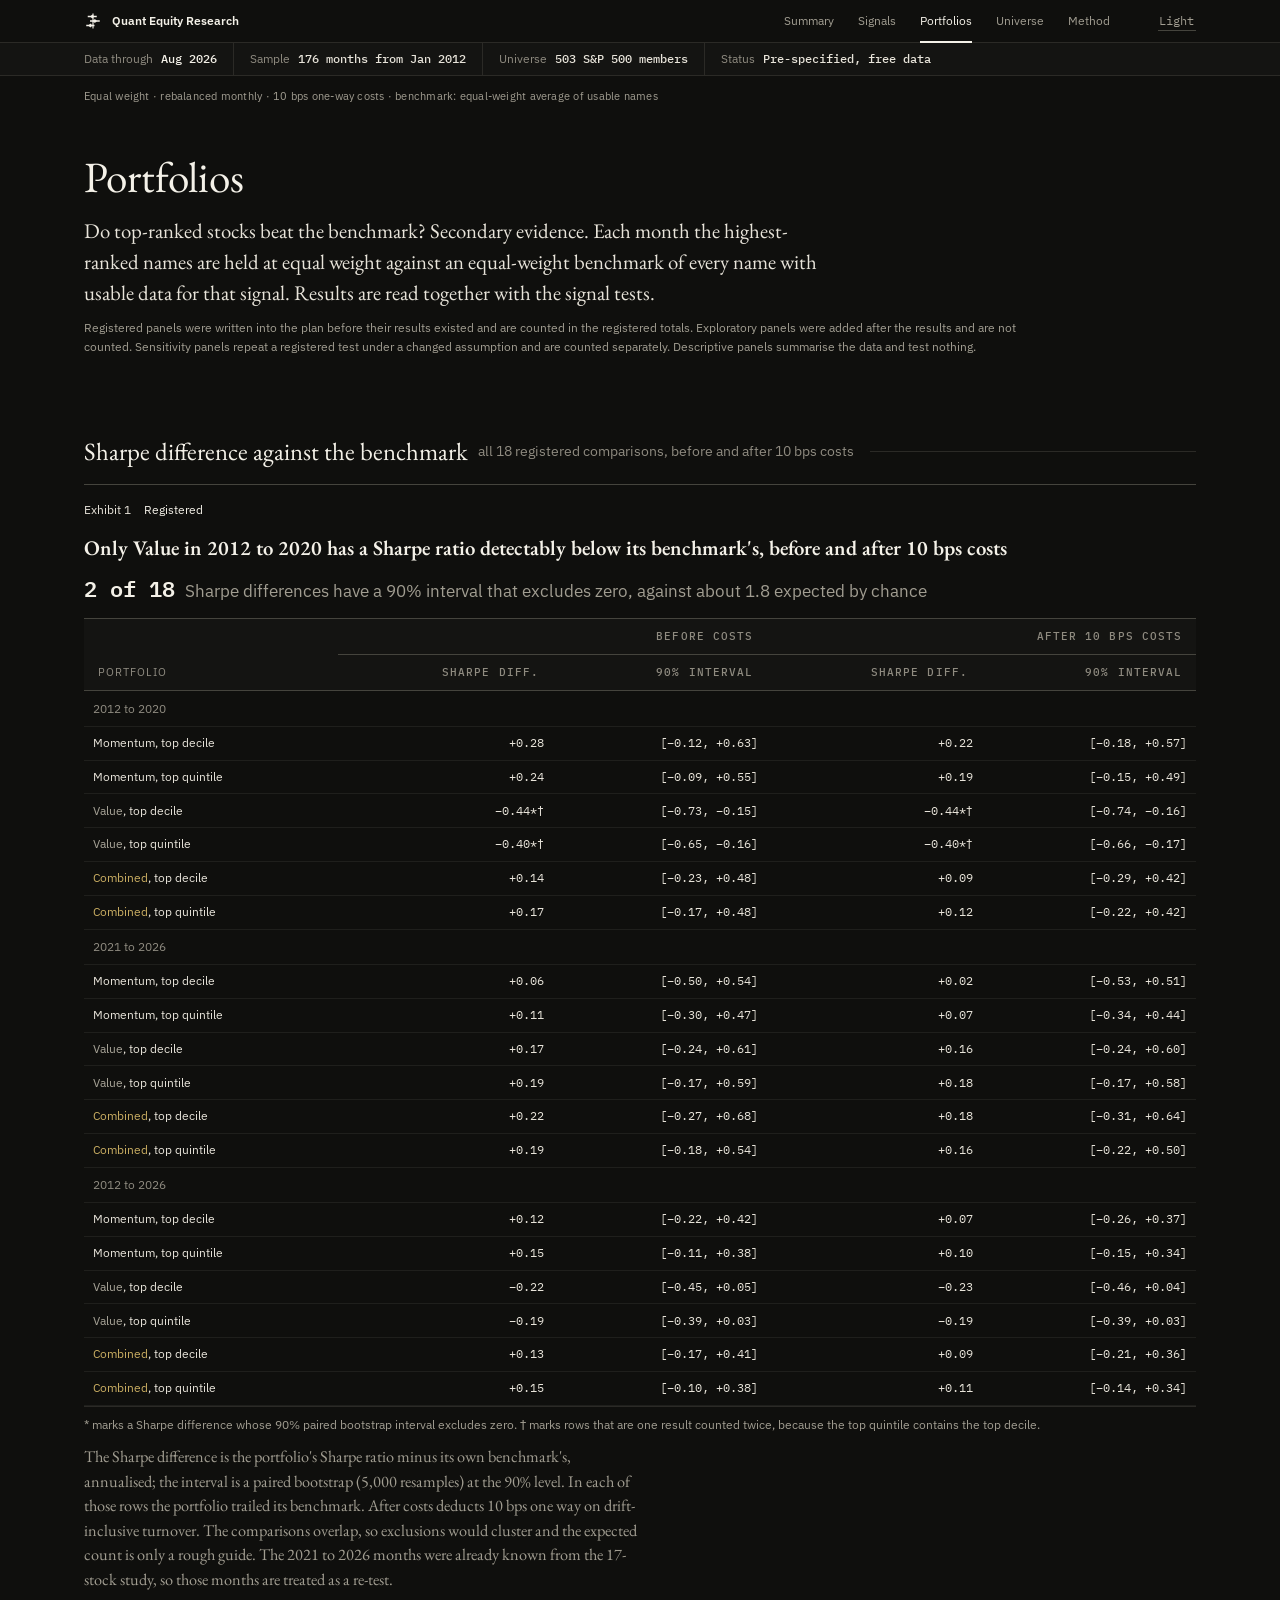
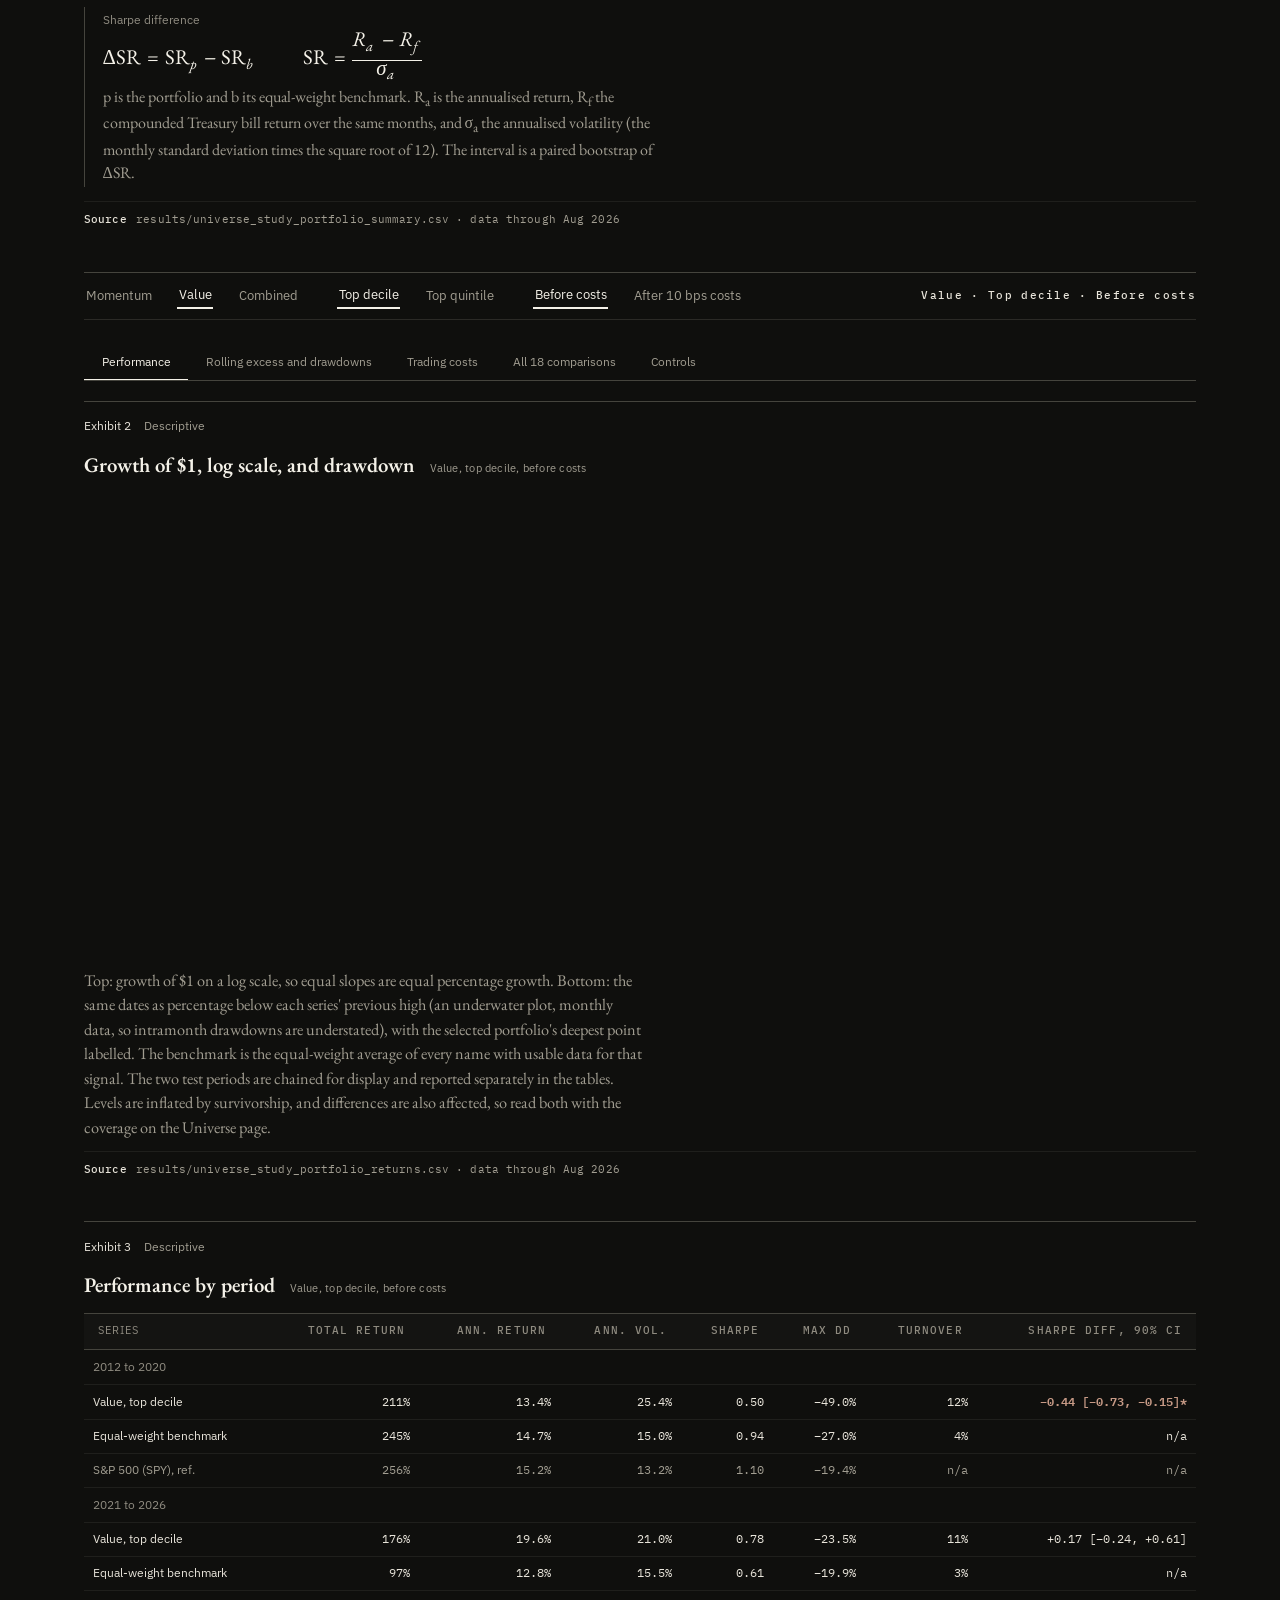
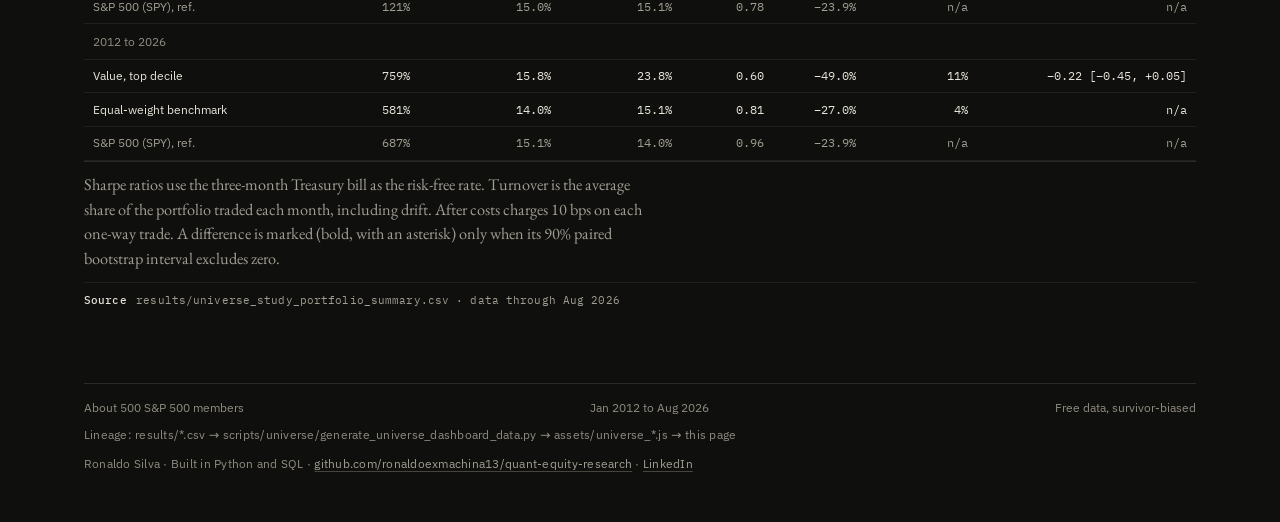
<file: portfolios.html>
<!DOCTYPE html>
<html lang="en">
<head>
<meta charset="UTF-8">
<meta name="viewport" content="width=device-width, initial-scale=1">
<meta name="description" content="Top-decile and top-quintile equal-weight portfolios against an equal-weight benchmark: growth, drawdown, costs and Sharpe differences.">
<meta property="og:type" content="website">
<meta property="og:title" content="Portfolios | Equity Factor Research">
<meta property="og:description" content="Top-decile and top-quintile equal-weight portfolios against an equal-weight benchmark: growth, drawdown, costs and Sharpe differences.">
<meta name="twitter:card" content="summary">
<meta name="color-scheme" content="dark">
<link rel="icon" type="image/svg+xml" href="assets/favicon.svg">
<title>Portfolios | Equity Factor Research</title>
<script src="assets/theme.js?v=26"></script>
<link rel="stylesheet" href="assets/styles.css?v=26">
</head>
<body>
<div id="chrome"></div>
<div class="wrap">

  <section class="hero">
    <h1>Portfolios</h1>
    <p class="lede">Do top-ranked stocks beat the benchmark? Secondary evidence. Each month the highest-ranked names are held at equal weight against an equal-weight benchmark of every name with usable data for that signal. Results are read together with the signal tests.</p>
  </section>

  <div class="section-label">Sharpe difference against the benchmark <span>all 18 registered comparisons, before and after 10 bps costs</span></div>
  <div class="panel" data-stamp="registered" data-src="results/universe_study_portfolio_summary.csv">
    <h2 id="leadTitle"></h2>
    <div class="fam-count" id="leadCount"></div>
    <div class="timeline-table-wrap" style="max-height:none;">
      <table class="timeline-table perf-table lead-table" id="leadTable" aria-label="Sharpe difference against the benchmark, before and after costs, with 90% intervals">
        <thead><tr><th rowspan="2">Portfolio</th><th class="num grp" colspan="2">Before costs</th><th class="num grp" colspan="2">After 10 bps costs</th></tr>
        <tr><th class="num">Sharpe diff.</th><th class="num">90% interval</th><th class="num">Sharpe diff.</th><th class="num">90% interval</th></tr></thead>
        <tbody id="leadBody"></tbody>
      </table>
    </div>
    <p class="tbl-key" id="leadKey"></p>
    <p class="caption" id="leadCaption"></p>
<div class="formula"><span class="fname">Sharpe difference</span><math display="block" aria-label="Sharpe difference is the portfolio Sharpe ratio minus the benchmark Sharpe ratio; the Sharpe ratio is annualised return minus compounded risk-free return, over annualised volatility"><mi class="up">&#x394;SR</mi><mo>=</mo><msub><mi class="up">SR</mi><mi>p</mi></msub><mo>&#x2212;</mo><msub><mi class="up">SR</mi><mi>b</mi></msub><mspace width="2.2em"/><mi class="up">SR</mi><mo>=</mo><mfrac><mrow><msub><mi>R</mi><mi>a</mi></msub><mo>&#x2212;</mo><msub><mi>R</mi><mi>f</mi></msub></mrow><msub><mi>&#x3C3;</mi><mi>a</mi></msub></mfrac></math><p class="where">p is the portfolio and b its equal-weight benchmark. R<sub>a</sub> is the annualised return, R<sub>f</sub> the compounded Treasury bill return over the same months, and &sigma;<sub>a</sub> the annualised volatility (the monthly standard deviation times the square root of 12). The interval is a paired bootstrap of &#x394;SR.</p></div>
  </div>

  <div id="ctx"></div>

  <div class="tabbar" id="pageTabs" role="tablist"></div>

  <div class="tabpane" id="pane-perf">

  <div class="panel" data-stamp="descriptive" data-src="results/universe_study_portfolio_returns.csv">
    <h2 id="growthTitle">Growth of $1, log scale</h2>
    <p class="caption series-key" id="seriesKey"></p>
    <div style="position:relative; height:310px;"><canvas id="growthChart" role="img" aria-label="Line chart, log scale. Growth of $1 for the selected portfolio, its equal-weight benchmark and SPY, monthly."></canvas></div>
    <div style="position:relative; height:150px; margin-top:0.35rem;"><canvas id="ddChart" role="img" aria-label="Area and line chart on the same dates as the chart above. Percentage below the previous high for the selected portfolio, its benchmark and SPY, monthly."></canvas></div>
    <p class="caption">Top: growth of $1 on a log scale, so equal slopes are equal percentage growth. Bottom: the same dates as percentage below each series' previous high (an underwater plot, monthly data, so intramonth drawdowns are understated), with the selected portfolio's deepest point labelled. The benchmark is the equal-weight average of every name with usable data for that signal. The two test periods are chained for display and reported separately in the tables. Levels are inflated by survivorship, and differences are also affected, so read both with the coverage on the Universe page.</p>
  </div>

  <div class="panel" data-stamp="descriptive" data-src="results/universe_study_portfolio_summary.csv">
    <h2 id="perfTitle">Performance by period</h2>
    <div class="timeline-table-wrap" style="max-height:none;">
      <table class="timeline-table perf-table">
        <thead><tr><th>Series</th><th class="num">Total return</th><th class="num">Ann. return</th><th class="num">Ann. vol.</th><th class="num">Sharpe</th><th class="num">Max DD</th><th class="num">Turnover</th><th class="num">Sharpe diff, 90% CI</th></tr></thead>
        <tbody id="perfBody"></tbody>
      </table>
    </div>
    <p class="caption">Sharpe ratios use the three-month Treasury bill as the risk-free rate. Turnover is the average share of the portfolio traded each month, including drift. After costs charges 10 bps on each one-way trade. A difference is marked (bold, with an asterisk) only when its 90% paired bootstrap interval excludes zero.</p>
  </div>

  </div>

  <div class="tabpane" id="pane-risk" hidden>
  <div class="panel" data-stamp="descriptive" data-src="results/universe_study_portfolio_returns.csv">
    <h2 id="rollTitle">Rolling 36-month excess return</h2>
    <div style="position:relative; height:260px;"><canvas id="rollChart" role="img" aria-label="Line chart. Rolling 36-month excess return of the selected portfolio over its benchmark."></canvas></div>
    <p class="caption">Each point is the annualised geometric return of the portfolio minus that of its benchmark over the trailing 36 months. A persistent signal would sit mostly above zero. Sign changes across windows indicate period dependence, which is what an interval that includes zero reflects. This exhibit is not specified in the plan; it was added to the dashboard after the registered results existed.</p>
  </div>

  <div class="panel" data-stamp="descriptive" data-src="results/universe_study_portfolio_returns.csv">
    <h2 id="ddTableTitle">Deepest drawdowns</h2>
    <div class="timeline-table-wrap" style="max-height:none;">
      <table class="timeline-table perf-table">
        <thead><tr><th>Peak</th><th>Trough</th><th>Recovery</th><th class="num">Depth</th><th class="num">Months to trough</th><th class="num">Months underwater</th></tr></thead>
        <tbody id="ddBody"></tbody>
      </table>
    </div>
    <p class="caption">The five largest peak-to-trough episodes of the monthly series. A trailing plus sign marks an episode still open at the end of the sample.</p>
  </div>

  </div>

  <div class="tabpane" id="pane-returns" hidden>
  <div class="panel" data-stamp="sensitivity" data-src="results/universe_study_portfolio_summary.csv">
    <h2 id="costTitle">Trading costs</h2>
    <p class="caption" style="margin-top:0;margin-bottom:0.75rem;">This table shows all three cost treatments for the selected signal and size, whatever the costs button is set to. Returns after costs deduct 10 basis points on each trade, buying or selling, applied to each month's turnover. Two turnover bases are shown: existing positions, and positions carried with price drift.</p>
    <div class="timeline-table-wrap" style="max-height:none;">
      <table class="timeline-table perf-table">
        <thead><tr><th>Period</th><th>Costs</th><th class="num">Total return</th><th class="num">Ann. return</th><th class="num">Sharpe</th><th class="num">Turnover</th><th class="num">Sharpe diff, 90% CI</th></tr></thead>
        <tbody id="costBody"></tbody>
      </table>
    </div>
    <p class="caption" id="costCaption"></p>
  </div>

  </div>

  <div class="tabpane" id="pane-all" hidden>
  <div class="panel" data-stamp="registered" data-src="results/universe_study_portfolio_summary.csv">
    <h2>Sharpe difference against the benchmark <span>all 18 headline comparisons, before costs; independent of the selection bar</span></h2>
    <div class="ctrl-row"><div class="ctrl-group" id="periodTabs"></div></div>
    <svg class="forest" id="sharpeForest" role="img" aria-label="Sharpe difference confidence intervals"></svg>
    <p class="caption">Each bar is the paired bootstrap interval for the difference in Sharpe ratio between a portfolio and its benchmark (5,000 resamples). At the 90% level, about 1.8 of 18 intervals would exclude zero under the null. Two do: Value in 2012 to 2020, where the portfolio Sharpe ratio is below the benchmark. They are one finding, since the decile and quintile portfolios overlap, and it is absent from the re-test and the full period. Some secondary signal tests lean the same way, but they share the same months and stocks and are not independent evidence.</p>
  </div>
  </div>

  <div class="tabpane" id="pane-controls" hidden>
  <div class="hero-finding" style="max-width:none;">
    <div id="ctlReading"></div>
  </div>

  <div class="panel" data-stamp="exploratory" data-src="results/universe_study_sector_neutral_portfolio_summary.csv; results/universe_study_portfolio_summary.csv">
    <h2>Sharpe difference with and without sector neutrality <span>Amendments 16 and 17, added after every registered result existed</span></h2>
    <div class="ctrl-row"><div class="ctrl-group" id="ctlSig"></div><div class="ctrl-group" id="ctlSize"></div></div>
    <svg class="forest" id="sectorForest" role="img" aria-label="Sharpe difference intervals, published, control and sector-neutral"></svg>
    <p class="caption" id="sectorCaption"></p>
  </div>

  <div class="panel" data-stamp="exploratory" data-src="results/universe_study_alpha_regression.csv">
    <h2>Alpha against the benchmark <span>annualised intercept of the portfolio's excess return on the benchmark's</span></h2>
    <div class="ctrl-row"><div class="ctrl-group" id="ctlBench"></div></div>
    <svg class="forest" id="alphaForest" role="img" aria-label="Annualised alpha intervals"></svg>
    <p class="caption" id="alphaCaption"></p>
<div class="formula"><span class="fname">Newey-West variance</span><math display="block" aria-label="Newey-West variance of a mean with a Bartlett kernel"><mover accent="true"><mi>V</mi><mo>^</mo></mover><mo>(</mo><mover accent="true"><mi>x</mi><mo>&#xAF;</mo></mover><mo>)</mo><mo>=</mo><mfrac><mn>1</mn><mi>n</mi></mfrac><mo>[</mo><msub><mover accent="true"><mi>&#x3B3;</mi><mo>^</mo></mover><mn>0</mn></msub><mo>+</mo><mn>2</mn><munderover><mo>&#x2211;</mo><mrow><mi>l</mi><mo>=</mo><mn>1</mn></mrow><mi>L</mi></munderover><mrow><mo>(</mo><mn>1</mn><mo>&#x2212;</mo><mfrac><mi>l</mi><mrow><mi>L</mi><mo>+</mo><mn>1</mn></mrow></mfrac><mo>)</mo></mrow><msub><mover accent="true"><mi>&#x3B3;</mi><mo>^</mo></mover><mi>l</mi></msub><mo>]</mo><mspace width="2.2em"/><msub><mover accent="true"><mi>&#x3B3;</mi><mo>^</mo></mover><mi>l</mi></msub><mo>=</mo><mfrac><mn>1</mn><mi>n</mi></mfrac><munderover><mo>&#x2211;</mo><mrow><mi>t</mi><mo>=</mo><mi>l</mi><mo>+</mo><mn>1</mn></mrow><mi>n</mi></munderover><mrow><mo>(</mo><msub><mi>x</mi><mi>t</mi></msub><mo>&#x2212;</mo><mover accent="true"><mi>x</mi><mo>&#xAF;</mo></mover><mo>)</mo><mo>(</mo><msub><mi>x</mi><mrow><mi>t</mi><mo>&#x2212;</mo><mi>l</mi></mrow></msub><mo>&#x2212;</mo><mover accent="true"><mi>x</mi><mo>&#xAF;</mo></mover><mo>)</mo></mrow></math><p class="where">Bartlett weights with L = &lfloor;4(n/100)<sup>2/9</sup>&rfloor; lags (Newey and West, 1994) and each autocovariance divided by n. The 90% interval is the mean plus or minus 1.645 times the square root of this variance. Used for the extra intervals of Amendment 14 and the regressions of Amendments 16 and 18.</p></div>
  </div>

  <div class="panel" data-stamp="exploratory" data-src="results/universe_study_alpha_factor4.csv">
    <h2>Alpha after four published factors <span>Amendment 18: market, size, value and momentum</span></h2>
    <div class="ctrl-row"><div class="ctrl-group" id="f4Variant"></div></div>
    <svg class="forest" id="f4Forest" role="img" aria-label="Four-factor alpha intervals"></svg>
    <div class="timeline-table-wrap" style="max-height:none;"><table class="timeline-table perf-table" id="f4Table"></table></div>
    <p class="caption" id="f4Caption"></p>
<div class="formula"><span class="fname">Four-factor regression</span><math display="block" aria-label="Four-factor regression: portfolio excess return on market, size, value and momentum factors"><msub><mi>r</mi><mrow><mi>p</mi><mo>,</mo><mi>t</mi></mrow></msub><mo>&#x2212;</mo><msub><mi>f</mi><mi>t</mi></msub><mo>=</mo><mi>&#x3B1;</mi><mo>+</mo><msub><mi>&#x3B2;</mi><mi>M</mi></msub><mo>(</mo><msub><mi class="up">Mkt</mi><mi>t</mi></msub><mo>&#x2212;</mo><msub><mi class="up">RF</mi><mi>t</mi></msub><mo>)</mo><mo>+</mo><msub><mi>&#x3B2;</mi><mi>S</mi></msub><msub><mi class="up">SMB</mi><mi>t</mi></msub><mo>+</mo><msub><mi>&#x3B2;</mi><mi>H</mi></msub><msub><mi class="up">HML</mi><mi>t</mi></msub><mo>+</mo><msub><mi>&#x3B2;</mi><mi>U</mi></msub><msub><mi class="up">Mom</mi><mi>t</mi></msub><mo>+</mo><msub><mi>&#x3B5;</mi><mi>t</mi></msub></math><p class="where">Monthly portfolio return in excess of the Treasury bill rate f<sub>t</sub> on Kenneth French's market, size (SMB), value (HML) and momentum (Mom) factors. The reported alpha is 12&alpha;, with Newey-West 90% intervals.</p></div>
  </div>

  <div class="panel" data-stamp="descriptive" data-src="results/universe_study_sector_neutral_counts.csv">
    <h2>Who is left out of the sector-neutral version</h2>
    <p class="caption" id="universeCaption"></p>
  </div>
  </div>

  <div id="foot"></div>
</div>

<script src="assets/vendor/chart.umd.js?v=4.4.1"></script>
<script src="assets/universe_data.js"></script>
<script src="assets/universe_controls_data.js"></script>
<script src="assets/universe_factor4_data.js"></script>
<script src="assets/meta_data.js"></script>
<script src="assets/dashboard.js?v=26"></script>
<script>
renderChrome("portfolios.html", "Equal weight &middot; rebalanced monthly &middot; 10 bps one-way costs &middot; benchmark: equal-weight average of usable names");

let growthChart, ddChart, rollChart;
const SUMMARY_BASIS = () => SEL.basis === "gross" ? "gross" : "net_drift";
function title(el, text, fields) { document.getElementById(el).innerHTML = text + " <span>" + selectionText(fields) + "</span>"; }

/* lead exhibit: every registered Sharpe difference, before and after costs, side by side */
function drawLead() {
  const rowOf = (p, sig, z, b) => U.summary.find(r => r.period === p.key && r.strategy === sig && r.size === z && r.basis === b && r.diff !== null);
  const cells = [];
  PERIODS.forEach(p => SIGNALS.forEach(sig => ["top_decile", "top_quintile"].forEach(z => {
    const g = rowOf(p, sig, z, "gross"); if (!g || !g.headline) return;
    cells.push({ p, sig, z, g, n: rowOf(p, sig, z, "net_drift") });
  })));
  const hitG = cells.filter(c => c.g.sig), hitN = cells.filter(c => c.n && c.n.sig);
  /* flagged results that share a signal and a period are one result counted twice (the top quintile contains the top decile) */
  const pairKey = c => c.sig + "|" + c.p.key, dup = new Set(hitG.filter(c => hitG.filter(o => pairKey(o) === pairKey(c)).length > 1).map(pairKey));
  const cell = (r, mark) => r ? `<td class="num">${sgn(r.diff, 2)}${r.sig ? "*" : ""}${mark}</td><td class="num">[${sgn(r.lo, 2)}, ${sgn(r.hi, 2)}]</td>` : `<td class="num">n/a</td><td class="num">n/a</td>`;
  let html = "", last = null;
  cells.forEach(c => {
    if (c.p !== last) { html += `<tr class="tbl-group"><td colspan="5">${c.p.label}</td></tr>`; last = c.p; }
    const mark = c.g.sig && dup.has(pairKey(c)) ? "\u2020" : "";
    html += `<tr class="${c.g.sig ? "lead-flag" : ""}"><td><span style="color:${TEXTC[c.sig]}">${c.sig}</span>, ${SIZE_LABEL[c.z].toLowerCase()}</td>${cell(c.g, mark)}${cell(c.n, c.n && c.n.sig && dup.has(pairKey(c)) ? "\u2020" : "")}</tr>`;
  });
  document.getElementById("leadBody").innerHTML = html;
  const who = [...dup].length ? hitG[0].sig + " in " + hitG[0].p.label : "";
  const k = hitG.length, n = cells.length;
  const sameAfter = hitN.length === k && hitG.every(c => hitN.some(m => m.sig === c.sig && m.p === c.p && m.z === c.z));
  const dir = k && hitG.every(c => c.g.diff < 0) ? "below" : k && hitG.every(c => c.g.diff > 0) ? "above" : "";
  document.getElementById("leadTitle").textContent =
    k === 0 && hitN.length === 0 ? "No portfolio's Sharpe ratio differs detectably from its benchmark's, before or after 10 bps costs"
    : k === 0 ? "No Sharpe difference is detectable before costs; " + hitN.length + " of " + n + " are after 10 bps costs"
    : (dup.size === 1 && k > 1 && sameAfter && dir) ? "Only " + who + " has a Sharpe ratio detectably " + dir + " its benchmark's, before and after 10 bps costs"
    : k + " of " + n + " Sharpe differences are detectable before costs and " + hitN.length + " after 10 bps costs";
  document.getElementById("leadCount").innerHTML = `<b>${k} of ${n}</b> Sharpe differences have a 90% interval that excludes zero, against about ${(n * 0.1).toFixed(1)} expected by chance` +
    (sameAfter ? "" : `<span> &middot; ${hitN.length} of ${n} after 10 bps costs</span>`);
  document.getElementById("leadKey").textContent = "* marks a Sharpe difference whose 90% paired bootstrap interval excludes zero." + (dup.size ? " \u2020 marks rows that are one result counted twice, because the top quintile contains the top decile." : "");
  document.getElementById("leadCaption").innerHTML = "The Sharpe difference is the portfolio's Sharpe ratio minus its own benchmark's, annualised; the interval is a paired bootstrap (5,000 resamples) at the 90% level. " +
    (hitG.length && hitG.every(c => c.g.diff < 0) ? "In each of those rows the portfolio trailed its benchmark. " : "") +
    "After costs deducts 10 bps one way on drift-inclusive turnover. The comparisons overlap, so exclusions would cluster and the expected count is only a rough guide. The 2021 to 2026 months were already known from the 17-stock study, so those months are treated as a re-test.";
}

function drawPortfolios() {
  const b = SEL.basis, sb = SUMMARY_BASIS();
  const strat = U.series[SEL.sig][SEL.size][b], bench = U.benchmarks[benchmarkKey(SEL.sig)][b], spy = U.spy;
  const g = [growth(strat), growth(bench), growth(spy)];
  const names = [SEL.sig + ", " + SIZE_LABEL[SEL.size].toLowerCase(), benchmarkName(SEL.sig), "S&P 500 (SPY), reference"];
  const cols = [COLORS[SEL.sig], COLORS.Benchmark, COLORS.SPY];
  const fields = ["sig", "size", "basis"];
  title("growthTitle", "Growth of $1, log scale, and drawdown", fields);
  title("perfTitle", "Performance by period", fields);
  title("rollTitle", "Rolling 36-month excess return", fields);
  title("ddTableTitle", "Deepest drawdowns", fields);
  const ends = [SEL.sig, "Benchmark", "SPY"];
  document.getElementById("seriesKey").textContent = "Solid line: " + SEL.sig + ", " + SIZE_LABEL[SEL.size].toLowerCase() + ". Dashed: the equal-weight benchmark. Dotted: SPY.";
  const sets = arr => arr.map((d, i) => ({ label: names[i], endText: ends[i], data: d, borderColor: cols[i], backgroundColor: cols[i], borderWidth: i === 0 ? 1.9 : (i === 1 ? 1.3 : 1), borderDash: i === 2 ? [2, 3] : (i === 1 ? [6, 3] : []) }));
  if (growthChart) growthChart.destroy();
  if (ddChart) ddChart.destroy();
  growthChart = lineChart("growthChart", sets(g), v => "$" + v, v => "$" + v.toFixed(2), true);
  /* log axis with round-number ticks only; no date labels on this chart, because the drawdown chart below shares its dates */
  Object.assign(growthChart.options.scales.y, { type: "logarithmic", afterBuildTicks: ax => { ax.ticks = [1, 2, 3, 5, 10, 20, 30, 50].filter(v => v >= ax.min && v <= ax.max).map(value => ({ value })); } });
  const dd = sets(g.map(drawdown));
  dd[0].fill = true; dd[0].backgroundColor = cols[0] + "33";
  ddChart = lineChart("ddChart", dd, v => (v * 100).toFixed(0) + "%", v => pct(v, 1), true, true, true);
  /* shared axis: same width of value axis and same right margin on both charts, so every date lines up vertically */
  const pad = growthChart.options.layout.padding.right;
  [growthChart, ddChart].forEach(c => { c.options.scales.y.afterFit = ax => { ax.width = 54; }; c.options.layout.padding.right = pad; });
  growthChart.options.scales.x.ticks.display = false;
  ddChart.options.plugins.endLabels.enabled = false;
  ddChart.options.plugins.troughLabel = { enabled: true };
  ddChart.options.plugins.legend.display = false;
  growthChart.update(); ddChart.update();

  const body = document.getElementById("perfBody");
  body.innerHTML = "";
  PERIODS.forEach(p => {
    const head = document.createElement("tr");
    head.className = "tbl-group";
    head.innerHTML = `<td colspan="8">${p.label}</td>`;
    body.appendChild(head);
    const items = [
      { name: names[0], row: summaryRow(p.key, SEL.sig, SEL.size, sb), cls: "", strat: true },
      { name: "Equal-weight benchmark", row: summaryRow(p.key, benchmarkName(SEL.sig), null, sb), cls: "" },
      { name: "S&P 500 (SPY), ref.", row: summaryRow(p.key, "SPY (reference)", null, "gross"), cls: "tbl-ref" }
    ];
    items.forEach(it => {
      const r = it.row; if (!r) return;
      let diff = "n/a";
      if (it.strat && r.diff !== null) diff = flagText(`${sgn(r.diff, 2)} [${sgn(r.lo, 2)}, ${sgn(r.hi, 2)}]`, r.sig);
      const tr = document.createElement("tr");
      tr.className = it.cls;
      tr.innerHTML = `<td>${it.name}</td><td class="num">${pct(r.total, 0)}</td><td class="num">${pct(r.ann, 1)}</td><td class="num">${pct(r.vol, 1)}</td><td class="num">${r.sharpe.toFixed(2)}</td><td class="num">${pct(r.dd, 1)}</td><td class="num">${r.turnover === null || it.cls === "tbl-ref" ? "n/a" : pct(r.turnover, 0)}</td><td class="num">${diff}</td>`;
      body.appendChild(tr);
    });
  });

  const W = 36;
  const ann = (arr, i) => { let x = 1; for (let k = i - W + 1; k <= i; k++) x *= 1 + arr[k]; return Math.pow(x, 12 / W) - 1; };
  const roll = strat.map((_, i) => i < W - 1 ? null : ann(strat, i) - ann(bench, i));
  if (rollChart) rollChart.destroy();
  rollChart = lineChart("rollChart", [
    { label: "Portfolio minus benchmark", data: roll, borderColor: COLORS[SEL.sig], backgroundColor: COLORS[SEL.sig], borderWidth: 2.5 },
    { label: "Zero", data: strat.map(() => 0), borderColor: cssVar("--p1"), backgroundColor: cssVar("--p1"), borderWidth: 1, borderDash: [4, 4] }
  ], v => (v * 100).toFixed(0) + "%", v => v === null ? "" : spct(v, 1), true);

  drawdownTable("ddBody", strat, 5);
  drawCosts();
}

function drawCosts() {
  document.getElementById("costTitle").innerHTML = "Trading costs <span>" + SEL.sig + ", " + SIZE_LABEL[SEL.size].toLowerCase() + "</span>";
  const body = document.getElementById("costBody");
  body.innerHTML = "";
  const BASIS = [["gross", "None"], ["net_drift", "10 bps, drift turnover"], ["net_existing", "10 bps, existing turnover"]];
  let fullGross = null, fullNet = null;
  PERIODS.forEach(p => BASIS.forEach(([b, label], i) => {
    const r = U.summary.find(x => x.period === p.key && x.strategy === SEL.sig && x.size === SEL.size && x.basis === b);
    if (!r) return;
    if (p.key === PERIODS[2].key) { if (b === "gross") fullGross = r; if (b === "net_drift") fullNet = r; }
    const tr = document.createElement("tr");
    tr.innerHTML = `<td>${i === 0 ? p.label : ""}</td><td>${label}</td><td class="num">${pct(r.total, 0)}</td><td class="num">${pct(r.ann, 1)}</td><td class="num">${r.sharpe.toFixed(2)}</td><td class="num">${pct(r.turnover, 0)}</td><td class="num">${r.diff === null ? "n/a" : flagText(`${sgn(r.diff, 2)} [${sgn(r.lo, 2)}, ${sgn(r.hi, 2)}]`, r.sig)}</td>`;
    body.appendChild(tr);
  }));
  document.getElementById("costCaption").textContent =
    `Over 2012 to 2026 the ${SIZE_LABEL[SEL.size].toLowerCase()} portfolio's Sharpe ratio is ${fullGross.sharpe.toFixed(2)} before costs and ${fullNet.sharpe.toFixed(2)} after 10 bps on the drift-inclusive turnover. Drift turnover counts the trading needed to bring weights back to equal each month; existing turnover counts only changes in the holdings. The benchmark is always charged on the drift basis. The headline tests are read before costs, and charging costs does not change which intervals include zero.`;
}

/* all-portfolio forest */
let periodKey = PERIODS[0].key;
function drawSharpeForest() {
  const head = U.summary.filter(r => r.headline && r.basis === "gross" && r.diff !== null);
  const dom = [Math.min(0, ...head.map(r => r.lo)), Math.max(0, ...head.map(r => r.hi))];
  const rows = [];
  SIGNALS.forEach(s => ["top_decile", "top_quintile"].forEach(z => {
    const r = head.find(x => x.period === periodKey && x.strategy === s && x.size === z);
    if (r) rows.push({ label: s + " · " + SIZE_LABEL[z].toLowerCase(), mean: r.diff, lo: r.lo, hi: r.hi, color: s, group: s, excl: r.sig });
  }));
  forest("sharpeForest", rows, { axis: v => v.toFixed(1), val: v => sgn(v, 2) }, dom);
}
buttons("periodTabs", PERIODS.map(p => ({ key: p.key, label: p.label })), periodKey, k => { periodKey = k; drawSharpeForest(); });
/* ---------- controls: sector neutrality and alpha (Amendments 16 and 17) ---------- */
const CTL = UNIVERSE_CONTROLS;
const VARIANTS = [
  { key: "published", label: "Published", color: null },
  { key: "control_same_names", label: "Same names", color: "SPY" },
  { key: "sector_neutral", label: "Sector-neutral", color: "Benchmark" }
];
let ctlSig = "Value", ctlSize = "top_decile", alphaBench = "matched";
const SHARPE_FMT = { axis: v => v.toFixed(1), val: v => sgn(v, 2) };
function ctlRow(sig, size, period, variant) {
  return CTL.sector.find(r => r.strategy === sig && r.size === size && r.period === period && r.variant === variant);
}
function drawSector() {
  const rows = [];
  PERIODS.forEach(p => VARIANTS.forEach(v => {
    const r = ctlRow(ctlSig, ctlSize, p.key, v.key);
    if (r) rows.push({ label: p.label + " · " + v.label, mean: r.sharpe_diff_tbill, lo: r.ci_90_lower_tbill, hi: r.ci_90_upper_tbill,
      color: v.color || ctlSig, group: p.key, excl: r.ci_90_lower_tbill > 0 || r.ci_90_upper_tbill < 0 });
  }));
  forest("sectorForest", rows, SHARPE_FMT, [Math.min(0, ...rows.map(r => r.lo)), Math.max(0, ...rows.map(r => r.hi))]);
  const first = PERIODS[0];
  const pub = ctlRow(ctlSig, ctlSize, first.key, "published"), ctl = ctlRow(ctlSig, ctlSize, first.key, "control_same_names"), neu = ctlRow(ctlSig, ctlSize, first.key, "sector_neutral");
  const sentence = r => sgn(r.sharpe_diff_tbill, 2) + " [" + sgn(r.ci_90_lower_tbill, 2) + ", " + sgn(r.ci_90_upper_tbill, 2) + "]";
  document.getElementById("sectorCaption").innerHTML =
    "<b>" + ctlSig + ", " + SIZE_LABEL[ctlSize].toLowerCase() + ", " + first.label + ":</b> published " + sentence(pub) + ", same names " + sentence(ctl) + ", sector-neutral " + sentence(neu) + ". " +
    "Each bar is the paired bootstrap 90% interval (5,000 resamples, seed 42) for the Sharpe difference against the equal-weight benchmark of the same universe, before costs. " +
    "<i>Published</i> is the registered result. <i>Same names</i> is the registered signal on exactly the names that remain once names with no sector, and sectors with fewer than 10 scored names in the month, are dropped, so comparing it with the published result shows what the change of universe does. " +
    "<i>Sector-neutral</i> scores each name against its sector peers, so comparing it with the same-names row shows what sector neutrality does. A filled marker means the interval excludes zero and a hollow marker that it includes zero.";
  const sigPick = ctlRow(ctlSig, ctlSize, first.key, "sector_neutral");
  document.getElementById("ctlReading").innerHTML = "A top decile can hold a large share of a few sectors, so its Sharpe difference can mix the signal with a sector tilt. These checks ask whether a result survives sector neutrality and a regression on the benchmark. " +
    "They were run after every registered result existed and add tests to the family, so a single interval that excludes zero is not read on its own. " +
    "Selected: " + ctlSig + ", " + SIZE_LABEL[ctlSize].toLowerCase() + ", " + first.label + ". The interval " + (pub.ci_90_lower_tbill > 0 || pub.ci_90_upper_tbill < 0 ? "excludes" : "includes") + " zero as published, " +
    (ctl.ci_90_lower_tbill > 0 || ctl.ci_90_upper_tbill < 0 ? "excludes" : "includes") + " zero on the same names, and " + (sigPick.ci_90_lower_tbill > 0 || sigPick.ci_90_upper_tbill < 0 ? "excludes" : "includes") + " zero when sector-neutral.";
}
function drawAlpha() {
  const rows = [];
  SIGNALS.forEach(s => PERIODS.forEach(p => {
    const bench = alphaBench === "spy" ? "SPY (reference)" : null;
    const r = CTL.alpha.find(x => x.strategy === s && x.size === ctlSize && x.basis === "gross" && x.period === p.key &&
      (bench ? x.benchmark === bench : x.benchmark !== "SPY (reference)"));
    if (r) rows.push({ label: s + " · " + p.label + " · beta " + r.beta.toFixed(2), mean: r.alpha_annual, lo: r.alpha_annual_ci_90_lower, hi: r.alpha_annual_ci_90_upper,
      color: s, group: s, excl: r.alpha_excludes_zero });
  }));
  forest("alphaForest", rows, { axis: v => (v * 100).toFixed(0) + "%", val: v => spct(v, 1) }, [Math.min(0, ...rows.map(r => r.lo)), Math.max(0, ...rows.map(r => r.hi))]);
  document.getElementById("alphaCaption").innerHTML =
    "Matched-benchmark alpha is the intercept from regressing the portfolio's monthly return in excess of the Treasury bill rate on the same excess return of its equal-weight benchmark (built from the same usable names), with Newey-West 90% intervals, multiplied by 12 (Amendment 16). Beta is the slope: a value above 1 means the portfolio moved more than the benchmark. " +
    SIZE_LABEL[ctlSize] + ". The benchmark is " + (alphaBench === "spy" ? "SPY" : "the equal-weight benchmark the registered test uses for that signal") + ". Before costs. A filled marker means the interval excludes zero and a hollow marker that it includes zero. " +
    "Momentum and Combined hold largely the same names, so positive alphas for both are not independent confirmations. This adds " + CTL.alpha.filter(a => a.basis === "gross").length + " gross regressions to the family of tests (the after-cost rows repeat them), and the registered Sharpe-difference test is unchanged.";
}
function drawUniverse() {
  const c = CTL.counts, pct = v => (v * 100).toFixed(0) + "%";
  const total = Object.values(CTL.signal_tests).reduce((a, b) => a + b.tests, 0), excl = Object.values(CTL.signal_tests).reduce((a, b) => a + b.exclude_zero, 0);
  document.getElementById("universeCaption").textContent =
    "Each month " + c.scored_mean.toFixed(0) + " names on average have a Value score. " + c.no_sector_mean.toFixed(0) + " have no sector and " + c.small_sector_mean.toFixed(0) +
    " sit in a sector with fewer than 10 scored names, leaving " + c.kept_mean.toFixed(0) + " (never fewer than " + c.kept_min + "). Each stock has one sector label, taken today, so sector changes over time are not captured. " +
    "Names with no sector are mostly names that left the index: " + pct(c.no_sector_first_year) + " of scored names in 2012 and " + pct(c.no_sector_last_year) + " in 2026. " +
    "The sector-neutral universe therefore leans toward names that stayed, and survivorship affects levels and differences alike. " +
    (excl === 0 ? "None of the " + total + " new signal tests excludes zero." : excl + " of the " + total + " new signal tests exclude zero under the registered interval.");
}
buttons("ctlSig", ["Value", "Combined"].map(k => ({ key: k, label: k })), ctlSig, k => { ctlSig = k; drawSector(); });
buttons("ctlSize", Object.keys(SIZE_LABEL).map(k => ({ key: k, label: SIZE_LABEL[k] })), ctlSize, k => { ctlSize = k; drawSector(); drawAlpha(); drawFactor4(); });
buttons("ctlBench", [{ key: "matched", label: "Matched benchmark" }, { key: "spy", label: "SPY" }], alphaBench, k => { alphaBench = k; drawAlpha(); });
let f4Variant = "published";
const F4_LABEL = { published: "Published", control_same_names: "Same names", sector_neutral: "Sector-neutral" };
function drawFactor4() {
  const F = UNIVERSE_FACTOR4;
  const sigs = f4Variant === "published" ? SIGNALS : ["Value", "Combined"];
  const pick = (s, p) => F.find(x => x.variant === f4Variant && x.strategy === s && x.size === ctlSize && x.basis === "gross" && x.period === p);
  const rows = [];
  sigs.forEach(s => PERIODS.forEach(p => {
    const r = pick(s, p.key);
    if (r) rows.push({ label: s + " \u00b7 " + p.label, mean: r.alpha_annual, lo: r.alpha_annual_ci_90_lower, hi: r.alpha_annual_ci_90_upper, color: s, group: s, excl: r.alpha_excludes_zero });
  }));
  forest("f4Forest", rows, { axis: v => (v * 100).toFixed(0) + "%", val: v => spct(v, 1) }, [Math.min(0, ...rows.map(r => r.lo)), Math.max(0, ...rows.map(r => r.hi))]);
  const full = PERIODS[2].key;
  let t = "<thead><tr><th>Full period</th><th class=num>Alpha</th><th class=num>Market</th><th class=num>Size</th><th class=num>Value</th><th class=num>Momentum</th><th class=num>R\u00b2</th></tr></thead><tbody>";
  sigs.forEach(s => {
    const r = pick(s, full);
    if (r) t += `<tr><td style="color:${TEXTC[s]}">${s}</td><td class="num">${spct(r.alpha_annual, 1)}</td><td class="num">${r["beta_Mkt-RF"].toFixed(2)}</td><td class="num">${sgn(r.beta_SMB, 2)}</td><td class="num">${sgn(r.beta_HML, 2)}</td><td class="num">${sgn(r.beta_Mom, 2)}</td><td class="num">${r.r_squared.toFixed(2)}</td></tr>`;
  });
  document.getElementById("f4Table").innerHTML = t + "</tbody>";
  const mine = F.filter(x => x.variant === f4Variant && x.size === ctlSize && x.basis === "gross");
  const nEx = mine.filter(x => x.alpha_excludes_zero).length;
  const G = F.filter(x => x.basis === "gross"), all = G.length, allEx = G.filter(x => x.alpha_excludes_zero).length;
  const allPos = G.filter(x => x.alpha_excludes_zero && x.alpha_annual > 0).length;
  const reg = G.filter(x => x.variant === "published"), regEx = reg.filter(x => x.alpha_excludes_zero).length;
  document.getElementById("f4Caption").innerHTML =
    "<b>" + F4_LABEL[f4Variant] + ", " + SIZE_LABEL[ctlSize].toLowerCase() + ":</b> " + nEx + " of " + mine.length + " alpha intervals here exclude zero. Alpha is the intercept of the portfolio's excess return over Treasury bills on Kenneth French's market, size (SMB), value (HML) and momentum (Mom) factors, times 12, with Newey-West 90% intervals, before costs. " +
    "The columns are the loadings: how much of each factor the portfolio carried. Loadings are descriptive. French's factors use all US stocks, this study about 500 index members, so the loadings show similarity only. " +
    "Across the " + all + " gross four-factor regressions (every variant, size and period, which overlap heavily; the net-of-cost rows repeat them), " + allEx + " intervals exclude zero (" + allPos + " with a positive alpha), against about " + (all * 0.1).toFixed(0) + " expected by chance at the 90% level if they were independent. Of the " + reg.length + " registered portfolios, " + regEx + " exclude zero. " +
    "They join the family of tests, as exploratory, and a single interval that excludes zero is not read on its own. Added after the results (Amendment 18).";
}
buttons("f4Variant", Object.keys(F4_LABEL).map(k => ({ key: k, label: F4_LABEL[k] })), f4Variant, k => { f4Variant = k; drawFactor4(); });
drawSector(); drawAlpha(); drawFactor4(); drawUniverse();
const PAGE_TABS = [
  { key: "perf", label: "Performance" },
  { key: "risk", label: "Rolling excess and drawdowns" },
  { key: "returns", label: "Trading costs" },
  { key: "all", label: "All 18 comparisons" },
  { key: "controls", label: "Controls" }
];
function showTab(key, fromClick) {
  if (!PAGE_TABS.some(t => t.key === key)) key = PAGE_TABS[0].key;
  PAGE_TABS.forEach(t => { document.getElementById("pane-" + t.key).hidden = t.key !== key; });
  document.getElementById("ctx").style.display = (key === "all" || key === "controls") ? "none" : "";
  document.getElementById("pageTabs").innerHTML = PAGE_TABS.map(t =>
    `<button role="tab" class="tab${t.key === key ? " active" : ""}" data-k="${t.key}" aria-selected="${t.key === key}">${t.label}</button>`).join("");
  document.querySelectorAll("#pageTabs .tab").forEach(b => b.onclick = () => showTab(b.dataset.k, true));
  if (fromClick) { try { history.replaceState(null, "", "#" + key); } catch (e) { /* ignore */ } }
  Object.values(Chart.instances).forEach(c => c.resize());
}
contextStrip("ctx", ["sig", "size", "basis"], () => { drawPortfolios(); }, true);
drawLead();
drawPortfolios();
drawSharpeForest();
showTab((location.hash || "").slice(1), false);
</script>
</body>
</html>
</file>
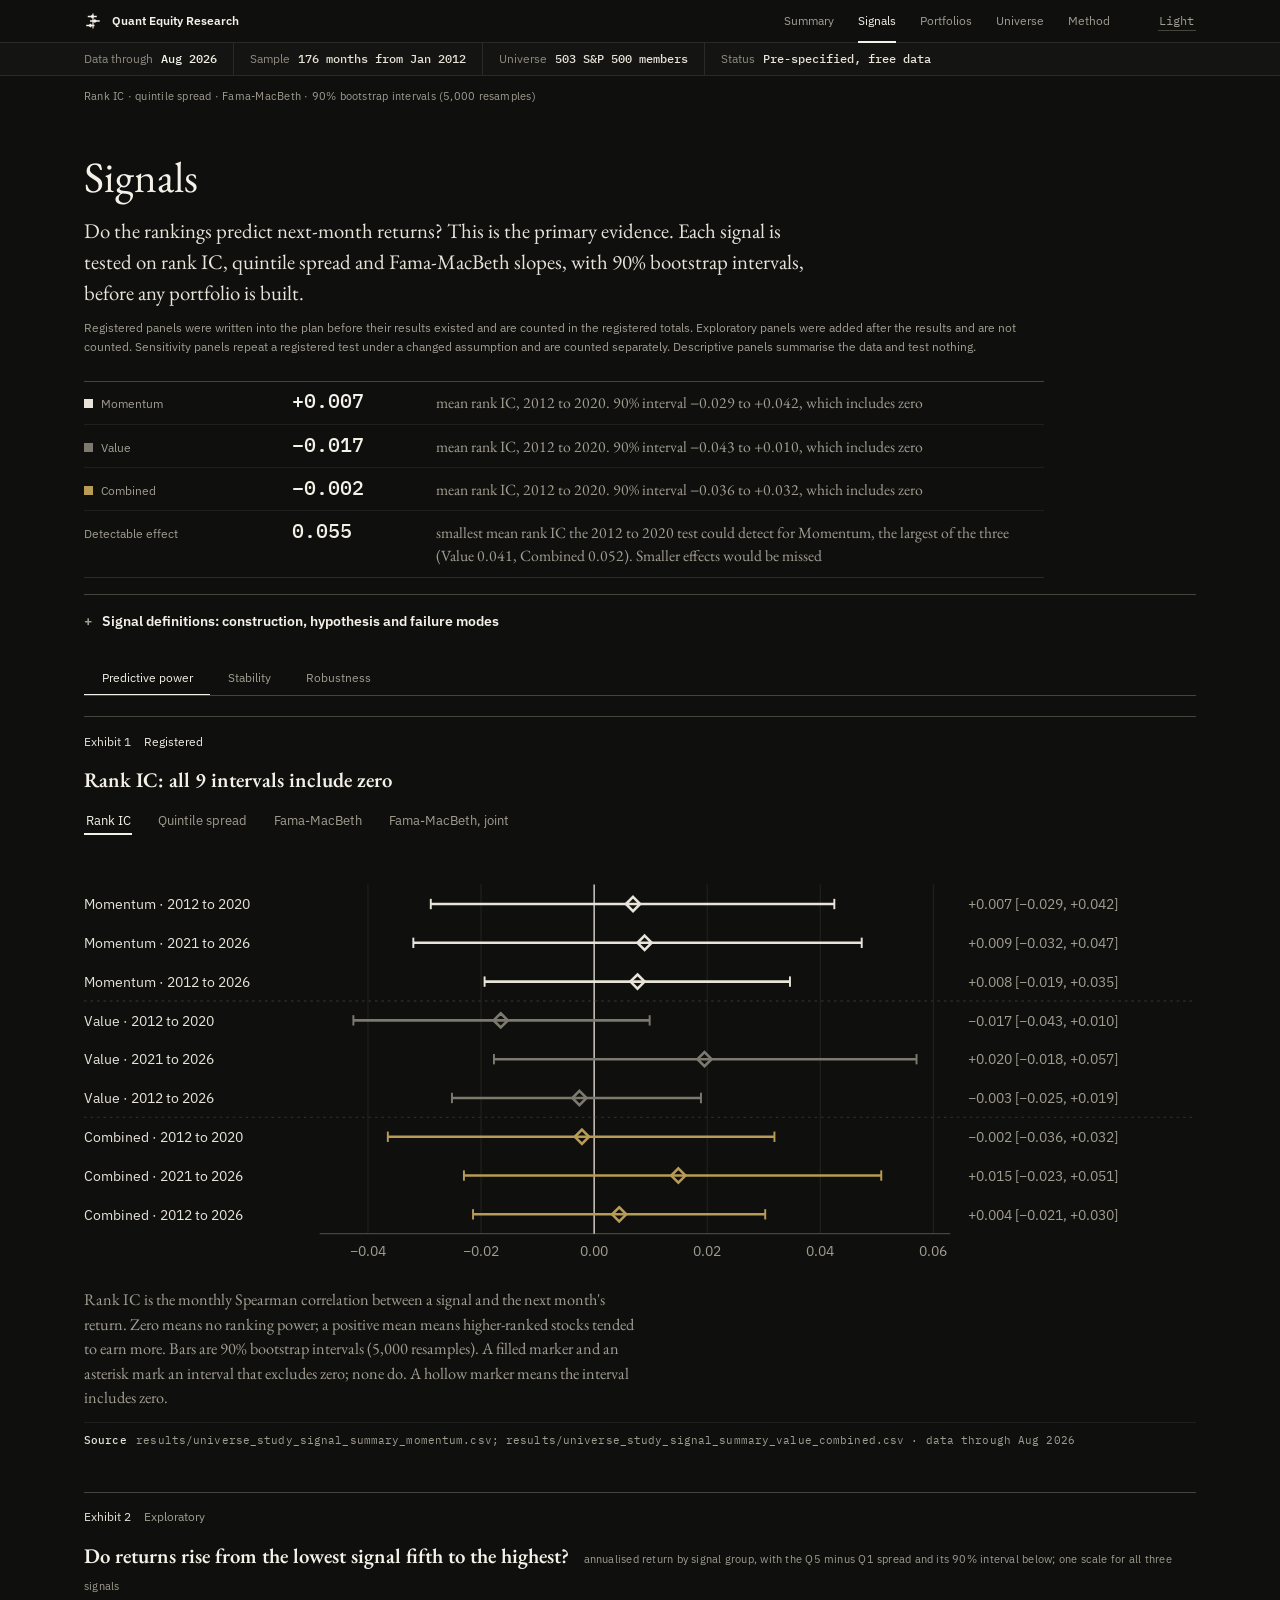
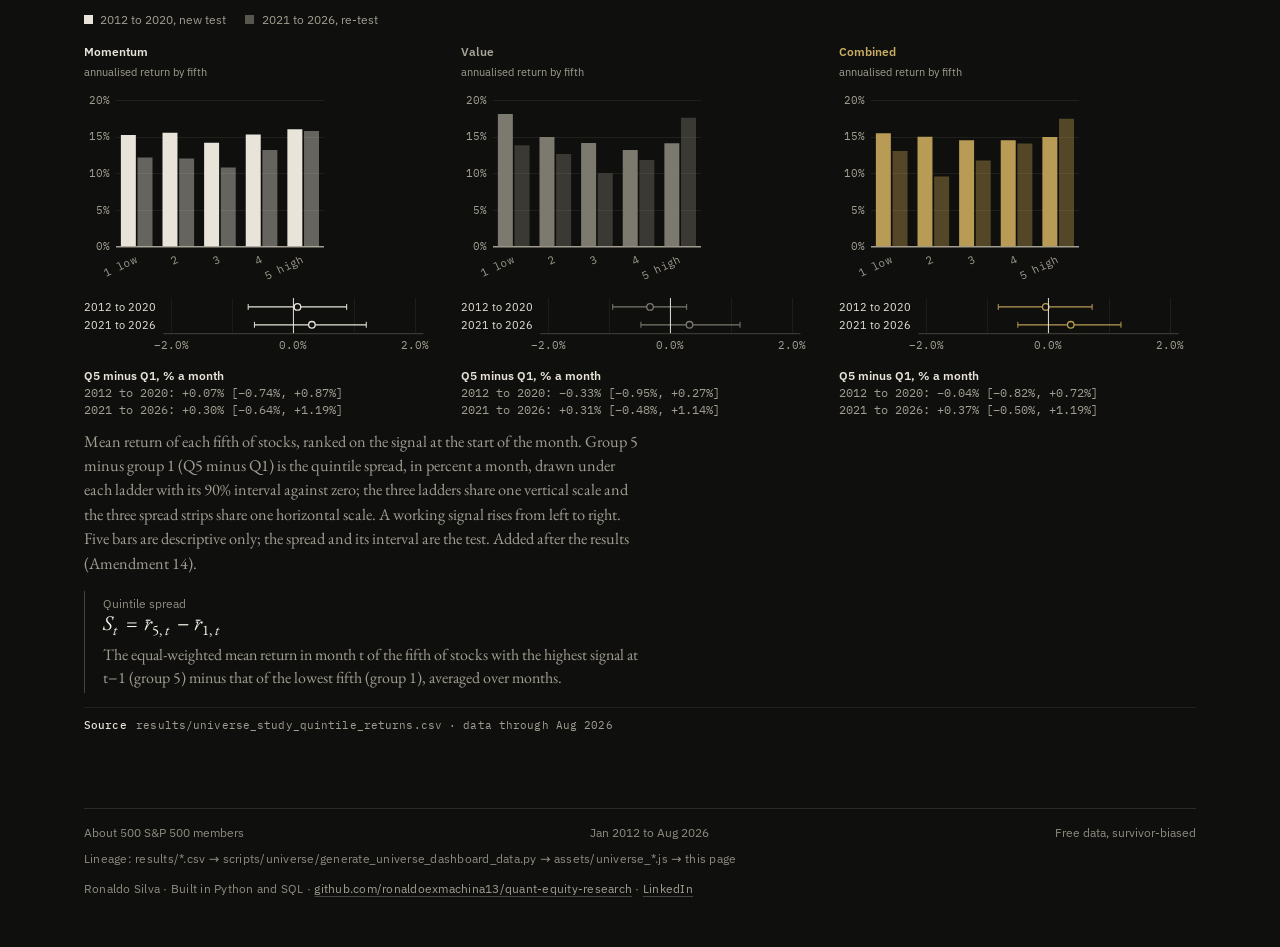
<file: signals.html>
<!DOCTYPE html>
<html lang="en">
<head>
<meta charset="UTF-8">
<meta name="viewport" content="width=device-width, initial-scale=1">
<meta name="description" content="Rank IC, quintile spread and Fama-MacBeth tests of three equity signals, with 90% bootstrap intervals.">
<meta property="og:type" content="website">
<meta property="og:title" content="Signals | Equity Factor Research">
<meta property="og:description" content="Rank IC, quintile spread and Fama-MacBeth tests of three equity signals, with 90% bootstrap intervals.">
<meta name="twitter:card" content="summary">
<meta name="color-scheme" content="dark">
<link rel="icon" type="image/svg+xml" href="assets/favicon.svg">
<title>Signals | Equity Factor Research</title>
<script src="assets/theme.js?v=26"></script>
<link rel="stylesheet" href="assets/styles.css?v=26">
</head>
<body>
<div id="chrome"></div>
<div class="wrap">

  <section class="hero">
    <h1>Signals</h1>
    <p class="lede">Do the rankings predict next-month returns? This is the primary evidence. Each signal is tested on rank IC, quintile spread and Fama-MacBeth slopes, with 90% bootstrap intervals, before any portfolio is built.</p>
    <div class="mini-stats" id="sKeys" role="group" aria-label="Mean rank IC by signal and period, with the smallest effect the test could detect"></div>
  </section>

  <details class="panel fold" id="defs">
    <summary>Signal definitions: construction, hypothesis and failure modes</summary>
    <div class="def-grid" id="defGrid"></div>
  </details>

  <div class="tabbar" id="pageTabs" role="tablist"></div>

  <!-- Tab 1 -->
  <div class="tabpane" id="pane-predictive">
    <div class="panel" data-stamp="registered" data-src="results/universe_study_signal_summary_momentum.csv; results/universe_study_signal_summary_value_combined.csv">
      <h2 id="forestTitle">Predictive power</h2>
      <div class="ctrl-row"><div class="ctrl-group" id="testTabs"></div></div>
      <svg class="forest" id="signalForest" role="img" aria-label="Signal test confidence intervals"></svg>
      <p class="caption" id="signalCaption"></p>
    </div>

    <div class="panel" data-stamp="exploratory" data-src="results/universe_study_quintile_returns.csv">
      <h2>Do returns rise from the lowest signal fifth to the highest? <span>annualised return by signal group, with the Q5 minus Q1 spread and its 90% interval below; one scale for all three signals</span></h2>
      <div class="legend-row"><span><i class="ghost-solid"></i>2012 to 2020, new test</span><span><i class="ghost-light"></i>2021 to 2026, re-test</span></div>
      <div class="grp-grid">
        <div><div class="grp-title"><b style="color:var(--momentum-text)">Momentum</b><span id="qsMomentum"></span></div><div class="grp-canvas"><canvas id="qMomentum" role="img" aria-label="Bar chart. Annualised return of the five Momentum signal groups, lowest to highest, for 2012 to 2020 and 2021 to 2026."></canvas></div><svg class="forest spread" id="qspMomentum" role="img" aria-label="Q5 minus Q1 spread for Momentum: estimate and 90% interval for 2012 to 2020 and 2021 to 2026, against zero, on a scale shared by the three signals"></svg><div class="spread-text" id="qtMomentum"></div></div>
        <div><div class="grp-title"><b style="color:var(--value-text)">Value</b><span id="qsValue"></span></div><div class="grp-canvas"><canvas id="qValue" role="img" aria-label="Bar chart. Annualised return of the five Value signal groups, lowest to highest, for 2012 to 2020 and 2021 to 2026."></canvas></div><svg class="forest spread" id="qspValue" role="img" aria-label="Q5 minus Q1 spread for Value: estimate and 90% interval for 2012 to 2020 and 2021 to 2026, against zero, on a scale shared by the three signals"></svg><div class="spread-text" id="qtValue"></div></div>
        <div><div class="grp-title"><b style="color:var(--combined-text)">Combined</b><span id="qsCombined"></span></div><div class="grp-canvas"><canvas id="qCombined" role="img" aria-label="Bar chart. Annualised return of the five Combined signal groups, lowest to highest, for 2012 to 2020 and 2021 to 2026."></canvas></div><svg class="forest spread" id="qspCombined" role="img" aria-label="Q5 minus Q1 spread for Combined: estimate and 90% interval for 2012 to 2020 and 2021 to 2026, against zero, on a scale shared by the three signals"></svg><div class="spread-text" id="qtCombined"></div></div>
      </div>
      <p class="caption">Mean return of each fifth of stocks, ranked on the signal at the start of the month. Group 5 minus group 1 (Q5 minus Q1) is the quintile spread, in percent a month, drawn under each ladder with its 90% interval against zero; the three ladders share one vertical scale and the three spread strips share one horizontal scale. A working signal rises from left to right. Five bars are descriptive only; the spread and its interval are the test. Added after the results (Amendment 14).</p>
<div class="formula"><span class="fname">Quintile spread</span><math display="block" aria-label="Quintile spread is the mean return of the top fifth minus the bottom fifth in month t"><msub><mi>S</mi><mi>t</mi></msub><mo>=</mo><msub><mover accent="true"><mi>r</mi><mo>&#xAF;</mo></mover><mrow><mn>5</mn><mo>,</mo><mi>t</mi></mrow></msub><mo>&#x2212;</mo><msub><mover accent="true"><mi>r</mi><mo>&#xAF;</mo></mover><mrow><mn>1</mn><mo>,</mo><mi>t</mi></mrow></msub></math><p class="where">The equal-weighted mean return in month t of the fifth of stocks with the highest signal at t&#x2212;1 (group 5) minus that of the lowest fifth (group 1), averaged over months.</p></div>
    </div>
  </div>

  <!-- Tab 2 -->
  <div class="tabpane" id="pane-stability" hidden>
    <div class="panel" data-stamp="descriptive" data-src="results/universe_study_ic_monthly_momentum.csv; results/universe_study_ic_monthly_value_combined.csv">
      <h2>Steady or episodic? <span>cumulative sum of monthly rank IC</span></h2>
      <div class="legend-row">
        <span><i style="background:var(--momentum)"></i>Momentum</span>
        <span><i style="background:var(--value)"></i>Value</span>
        <span><i style="background:var(--combined)"></i>Combined</span>
      </div>
      <div style="position:relative; height:260px;"><canvas id="icChart" role="img" aria-label="Line chart. Running sum of the monthly rank IC for Momentum, Value and Combined."></canvas></div>
      <p class="caption">A signal with a stable positive mean IC trends upward; these paths do not. The dashed line marks the end of the first test period (December 2020). Later months were already known from the 17-stock study, so those months are treated as a re-test.</p>
    </div>

    <div class="panel" data-stamp="descriptive" data-src="results/universe_study_ic_monthly_momentum.csv; results/universe_study_ic_monthly_value_combined.csv">
      <h2>Did the relation change over time? <span>rolling 36-month mean rank IC</span></h2>
      <div class="legend-row">
        <span><i style="background:var(--momentum)"></i>Momentum</span>
        <span><i style="background:var(--value)"></i>Value</span>
        <span><i style="background:var(--combined)"></i>Combined</span>
      </div>
      <div style="position:relative; height:240px;"><canvas id="icRollChart" role="img" aria-label="Line chart. Rolling 36-month mean rank IC for Momentum, Value and Combined."></canvas></div>
      <p class="caption" id="icRollCaption"></p>
    </div>

    <div class="panel" data-stamp="descriptive" data-src="results/universe_study_ic_monthly_momentum.csv; results/universe_study_ic_monthly_value_combined.csv">
      <h2>Rank IC statistics <span>monthly, by period</span></h2>
      <div class="timeline-table-wrap" style="max-height:none;">
        <table class="timeline-table perf-table">
          <thead><tr><th>Period</th><th class="num">Months</th><th class="num">Mean IC</th><th class="num">SD</th><th class="num">Mean / SD</th><th class="num">Hit rate</th></tr></thead>
          <tbody id="icStatBody"></tbody>
        </table>
      </div>
      <p class="caption">Mean / SD is the monthly information ratio of the signal. Hit rate is the share of months with a positive IC. A mean IC of 0.03 with an SD of 0.23 has a ratio of about 0.13 and would not be separable from zero in 108 months.</p>
    </div>
  </div>

  <!-- Tab 3 -->
  <div class="tabpane" id="pane-robustness" hidden>
    <div id="profileCtx"></div>

    <div class="panel" data-stamp="exploratory" data-src="results/universe_study_inference_robustness.csv">
      <h2 id="robustTitle">Interval method</h2>
      <div class="ctrl-row"><div class="ctrl-group" id="robTabs"></div></div>
      <svg class="forest" id="robustForest" role="img" aria-label="Intervals under three methods"></svg>
      <p class="caption" id="robustCaption"></p>
    </div>

    <div class="panel" data-stamp="sensitivity" data-src="results/universe_study_signal_summary_value_combined_winsorised_pb.csv; results/universe_study_signal_summary_value_combined_excl_24.csv; results/universe_study_signal_summary_value_combined_excl_37.csv">
      <h2 id="sensTitle">Book-value treatment</h2>
      <div class="ctrl-row"><div class="ctrl-group" id="sensTabs"></div></div>
      <svg class="forest" id="sensForest" role="img" aria-label="Sensitivity of the intervals"></svg>
      <p class="caption" id="sensCaption"></p>
    </div>

    <div class="panel" data-stamp="descriptive" data-src="results/universe_study_french_correlation.csv">
      <h2>Do the signals match published factors? <span>Pearson correlation of each signal's monthly long-short quintile spread with Kenneth French's UMD and HML</span></h2>
      <div class="timeline-table-wrap" style="max-height:none;"><table class="timeline-table perf-table" id="frenchTable"></table></div>
      <p class="caption" id="frenchCaption"></p>
    </div>
  </div>

  <div id="foot"></div>
</div>

<script src="assets/vendor/chart.umd.js?v=4.4.1"></script>
<script src="assets/universe_data.js"></script>
<script src="assets/universe_sens_data.js"></script>
<script src="assets/universe_extras_data.js"></script>
<script src="assets/universe_controls_data.js"></script>
<script src="assets/meta_data.js"></script>
<script src="assets/dashboard.js?v=26"></script>
<script>
renderChrome("signals.html", "Rank IC &middot; quintile spread &middot; Fama-MacBeth &middot; 90% bootstrap intervals (5,000 resamples)");
const S = UNIVERSE_SENS;
const X = UNIVERSE_EXTRAS;
const mde = minDetectableIC();

/* header strip: mean rank IC for each signal in the new-test period, beside the smallest effect that test could detect */
(function headerStrip() {
  const per = PERIODS[0];
  const tiles = SIGNALS.map(sig => {
    const r = U.signalTests.find(x => x.test === "rank_ic" && x.signal === sig && x.period === per.key);
    return `<div class="mini-stat"><div class="ms-head"><span class="swatch" style="background:${COLORS[sig]}"></span>${sig}</div><div class="ms-value">${sgn(r.mean, 3)}</div>` +
      `<div class="ms-label">mean rank IC, ${per.label}. 90% interval ${sgn(r.ci_90_lower, 3)} to ${sgn(r.ci_90_upper, 3)}, which ${r.excludes_zero ? "excludes" : "includes"} zero</div></div>`;
  });
  tiles.push(`<div class="mini-stat"><div class="ms-head">Detectable effect</div><div class="ms-value">${mde.toFixed(3)}</div><div class="ms-label">smallest mean rank IC the ${per.label} test could detect for Momentum, the largest of the three (Value ${U.detectable.rank_ic.Value.toFixed(3)}, Combined ${U.detectable.rank_ic.Combined.toFixed(3)}). Smaller effects would be missed</div></div>`);
  document.getElementById("sKeys").innerHTML = tiles.join("");
})();

/* definitions, all three signals side by side */
document.getElementById("defGrid").innerHTML = SIGNALS.map(s =>
  `<div><h3 style="color:${TEXTC[s]}">${s}</h3><div class="definition-body">${defList(DEFINITIONS[s].body)}</div></div>`).join("");

/* tabs, with the active tab kept in the URL hash so a view can be linked */
const PAGE_TABS = [
  { key: "predictive", label: "Predictive power" },
  { key: "stability", label: "Stability" },
  { key: "robustness", label: "Robustness" }
];
function showTab(key, fromClick) {
  if (!PAGE_TABS.some(t => t.key === key)) key = PAGE_TABS[0].key;
  PAGE_TABS.forEach(t => { document.getElementById("pane-" + t.key).hidden = t.key !== key; });
  document.getElementById("pageTabs").innerHTML = PAGE_TABS.map(t =>
    `<button role="tab" class="tab${t.key === key ? " active" : ""}" data-k="${t.key}" aria-selected="${t.key === key}">${t.label}</button>`).join("");
  document.querySelectorAll("#pageTabs .tab").forEach(b => b.onclick = () => showTab(b.dataset.k, true));
  if (fromClick) { try { history.replaceState(null, "", "#" + key); } catch (e) { /* ignore */ } }
  Object.values(Chart.instances).forEach(c => c.resize());
}

/* 1a. signal tests */
let testKey = "rank_ic";
function drawSignalForest() {
  const t = TESTS.find(x => x.key === testKey);
  const rows = [];
  SIGNALS.forEach(sig => PERIODS.forEach(p => {
    const r = U.signalTests.find(x => x.test === testKey && x.signal === sig && x.period === p.key);
    if (r) rows.push({ label: sig + " · " + p.label, mean: r.mean, lo: r.ci_90_lower, hi: r.ci_90_upper, color: sig, group: sig, excl: r.excludes_zero });
  }));
  const n = rows.filter(r => r.excl).length;
  document.getElementById("forestTitle").textContent = t.label + ": " + (n === 0 ? "all " + rows.length + " intervals include zero" : n + " of " + rows.length + " intervals exclude zero");
  forest("signalForest", rows, t.fmt, null);
  document.getElementById("signalCaption").textContent = t.text.replace("; none do.", n === 0 ? "; none do." : ".");
}
buttons("testTabs", TESTS, testKey, k => { testKey = k; drawSignalForest(); });
drawSignalForest();

/* 1b. return by group: three ladders on one vertical scale, each with its Q5 minus Q1 spread beneath on one horizontal scale */
(function groups() {
  const means = (sig, p) => [1, 2, 3, 4, 5].map(q => { const r = X.quintiles.find(x => x.signal === sig && x.period === p.key && x.quintile === q); return r ? r.mean_annualised : null; });
  const all = SIGNALS.flatMap(sig => PERIODS.slice(0, 2).flatMap(p => means(sig, p))).filter(v => v !== null);
  const yMin = Math.floor(Math.min(0, ...all) * 20) / 20, yMax = Math.ceil(Math.max(0, ...all) * 20) / 20;
  const spreads = SIGNALS.map(sig => PERIODS.slice(0, 2).map(p => U.signalTests.find(t => t.test === "quintile_spread" && t.signal === sig && t.period === p.key)));
  const half = Math.max(...spreads.flat().map(r => Math.max(Math.abs(r.ci_90_lower), Math.abs(r.ci_90_upper))));
  SIGNALS.forEach((sig, si) => {
    const sets = PERIODS.slice(0, 2).map((p, i) => ({
      label: p.label, backgroundColor: COLORS[sig] + (i === 0 ? "FF" : "66"), maxBarThickness: 26, data: means(sig, p)
    }));
    document.getElementById("qs" + sig).textContent = "annualised return by fifth";
    new Chart(document.getElementById("q" + sig), {
      type: "bar",
      data: { labels: ["1 low", "2", "3", "4", "5 high"], datasets: sets },
      options: {
        responsive: true, maintainAspectRatio: false,
        plugins: { legend: { display: false }, tooltip: { callbacks: { label: i => i.dataset.label + ": " + spct(i.parsed.y, 1) + " a year" } } },
        scales: { y: { min: yMin, max: yMax, ticks: { callback: v => tm((v * 100).toFixed(0) + "%"), maxTicksLimit: 6 } }, x: { grid: { display: false } } }
      }
    });
    const rows = spreads[si].map((r, i) => ({ sig, plain: true, label: PERIODS[i].label, mean: r.mean, lo: r.ci_90_lower, hi: r.ci_90_upper, excl: r.excludes_zero }));
    familyForest("qsp" + sig, [{ title: "", fmt: { axis: v => (v * 100).toFixed(1) + "%", val: v => spct(v, 2) }, rows, h: half }], { small: true, rowH: 18 });
    document.getElementById("qt" + sig).innerHTML = "<b>Q5 minus Q1, % a month</b>" + spreads[si].map((r, i) =>
      `<div>${PERIODS[i].label}: ${spct(r.mean, 2)} [${spct(r.ci_90_lower, 2)}, ${spct(r.ci_90_upper, 2)}]${r.excludes_zero ? " *" : ""}</div>`).join("");
  });
})();

/* 2. stability */
(function cumulativeIc() {
  const sets = SIGNALS.map(sig => {
    let c = 0;
    return { label: sig, data: U.ic[sig].map(v => (c += v)), borderColor: COLORS[sig], backgroundColor: COLORS[sig] };
  });
  lineChart("icChart", sets, v => v.toFixed(1), v => v.toFixed(2), true);
})();
(function rollingIc() {
  const sets = SIGNALS.map(sig => ({ label: sig, data: rollingMean(U.ic[sig], 36), borderColor: COLORS[sig], backgroundColor: COLORS[sig] }));
  lineChart("icRollChart", sets, v => v.toFixed(2), v => v === null ? "" : v.toFixed(3), true);
  const sd = SIGNALS.map(s => icStatistics(s, 0, U.dates.length).sd).reduce((a, b) => a + b, 0) / SIGNALS.length;
  document.getElementById("icRollCaption").textContent =
    "With a monthly IC standard deviation near " + sd.toFixed(2) + ", one standard error of a 36-month mean is about " + (sd / 6).toFixed(3) +
    ". Excursions of that size are consistent with noise. The windows overlap, so adjacent points are not independent. This exhibit is not specified in the plan; it was added to the dashboard after the registered results existed.";
})();
icStatisticsTable("icStatBody");

/* 3a. interval method */
let robKey = "rank_ic";
function drawRobust() {
  const t = TESTS.find(x => x.key === robKey);
  document.getElementById("robustTitle").innerHTML = "Interval method <span>" + SEL.sig + ": does the reading change if months are not independent?</span>";
  const rows = [];
  PERIODS.forEach(p => {
    const r = X.robustness.find(x => x.test === robKey && x.signal === SEL.sig && x.period === p.key);
    if (!r) return;
    [["Registered", r.iid_ci_90_lower, r.iid_ci_90_upper, r.iid_excludes_zero], ["Newey-West", r.nw_ci_90_lower, r.nw_ci_90_upper, r.nw_excludes_zero], ["Block bootstrap", r.block_ci_90_lower, r.block_ci_90_upper, r.block_excludes_zero]]
      .forEach(m => rows.push({ label: p.label + " · " + m[0], mean: r.mean, lo: m[1], hi: m[2], color: SEL.sig, group: p.key, excl: m[3] }));
  });
  forest("robustForest", rows, t.fmt);
  const all = X.robustness, total = all.length;
  const excl = all.filter(r => r.iid_excludes_zero).length;
  const robust = all.filter(r => r.iid_excludes_zero && r.nw_excludes_zero && r.block_excludes_zero).length;
  document.getElementById("robustCaption").textContent =
    "The registered interval resamples single months. Newey-West allows for autocorrelation with a Bartlett kernel (3 or 4 lags, from the rule floor of 4(n/100)^(2/9)); the block bootstrap resamples runs of about n^(1/3) months. The point estimate is the same in each row. A filled marker and an asterisk mark an interval that excludes zero, and a hollow marker one that includes zero. " +
    (excl === 0 ? "Across all " + total + " signal tests, no interval excludes zero under any of the three methods." :
      "Across all " + total + " signal tests, the registered interval excludes zero in " + excl + " and all three intervals do in " + robust + ".");
}
buttons("robTabs", TESTS.filter(t => X.robustness.some(r => r.test === t.key)), robKey, k => { robKey = k; drawRobust(); });

/* 3b. book-value treatment */
let sensKey = "rank_ic";
const SENS_VARIANTS = {
  Headline: { label: "Headline", tests: () => U.signalTests, sum: () => U.summary },
  Winsorised: { label: "Winsorised P/B", tests: () => S.signalTests.winsorised, sum: null },
  Excl24: { label: "Excluding 24 names", tests: () => S.signalTests.excl_24, sum: () => S.summary.excl_24 },
  Excl37: { label: "Excluding 37 names", tests: () => S.signalTests.excl_37, sum: () => S.summary.excl_37 }
};
const SENS_METRICS = [
  { key: "rank_ic", label: "Rank IC", kind: "test", fmt: TESTS[0].fmt },
  { key: "quintile_spread", label: "Quintile spread", kind: "test", fmt: TESTS[1].fmt },
  { key: "fama_macbeth_single", label: "Fama-MacBeth", kind: "test", fmt: TESTS[2].fmt },
  { key: "top_decile", label: "Sharpe diff, top decile", kind: "sum", fmt: { axis: v => v.toFixed(1), val: v => sgn(v, 2) } },
  { key: "top_quintile", label: "Sharpe diff, top quintile", kind: "sum", fmt: { axis: v => v.toFixed(1), val: v => sgn(v, 2) } }
];
function drawSens() {
  document.getElementById("sensTitle").innerHTML = "Book-value treatment <span>" + SEL.sig + ": same tests, different handling of the book-value data</span>";
  const m = SENS_METRICS.find(x => x.key === sensKey);
  const variants = SEL.sig === "Momentum" ? ["Headline"] : ["Headline", "Winsorised", "Excl24", "Excl37"];
  const rows = [];
  variants.forEach(v => {
    const def = SENS_VARIANTS[v];
    PERIODS.forEach(p => {
      let r = null;
      if (m.kind === "test") {
        const t = def.tests().find(x => x.test === m.key && x.signal === SEL.sig && x.period === p.key);
        if (t) r = { mean: t.mean, lo: t.ci_90_lower, hi: t.ci_90_upper, excl: t.excludes_zero };
      } else if (def.sum) {
        const t = def.sum().find(x => x.period === p.key && x.strategy === SEL.sig && x.size === m.key && x.basis === "gross" && x.diff !== null);
        if (t) r = { mean: t.diff, lo: t.lo, hi: t.hi, excl: t.sig };
      }
      if (r) rows.push({ label: def.label + " · " + p.label, mean: r.mean, lo: r.lo, hi: r.hi, color: SEL.sig, group: v, excl: r.excl });
    });
  });
  forest("sensForest", rows, m.fmt);
  const notes = [];
  if (SEL.sig === "Momentum") notes.push(DEFINITIONS.Momentum.note);
  else notes.push("Winsorised P/B caps extreme price-to-book values and was run for the signal tests only, so it has no portfolio rows. Excluding 24 or 37 names removes stocks whose book values looked unreliable (split or share-count problems); each portfolio is then compared with the equal-weight portfolio of the names that remain.");
  notes.push("A filled marker and an asterisk mark an interval that excludes zero, and a hollow marker one that includes zero. Variants share the same months and stocks, so they are not independent confirmations.");
  document.getElementById("sensCaption").textContent = notes.join(" ");
}
buttons("sensTabs", SENS_METRICS.map(m => ({ key: m.key, label: m.label })), sensKey, k => { sensKey = k; drawSens(); });
contextStrip("profileCtx", ["sig"], () => { drawRobust(); drawSens(); }, false);
drawRobust(); drawSens();

/* ---------- check against French factors (Amendment 16) ---------- */
(function drawFrench() {
  const F = UNIVERSE_CONTROLS.french;
  const cell = (s, ref, p) => {
    const r = F.find(x => x.signal === s && x.reference === ref && x.period === p.key);
    return r ? `${sgn(r.pearson, 2)} <small>[${sgn(r.pearson_lower, 2)}, ${sgn(r.pearson_upper, 2)}]</small>` : "n/a";
  };
  const refs = [...new Set(F.map(r => r.reference))];
  let h = `<thead><tr><th>Spread</th><th>Factor</th>${PERIODS.map(p => `<th class="num">${p.label}</th>`).join("")}</tr></thead><tbody>`;
  SIGNALS.forEach(s => refs.forEach(ref => {
    h += `<tr><td style="color:${TEXTC[s]}">${s}</td><td>${ref.split(" ")[0]}</td>` + PERIODS.map(p => `<td class="num">${cell(s, ref, p)}</td>`).join("") + "</tr>";
  }));
  document.getElementById("frenchTable").innerHTML = h + "</tbody>";
  const full = PERIODS[2].key;
  const get = (s, ref) => F.find(x => x.signal === s && x.reference === ref && x.period === full);
  const umd = refs.find(r => r.startsWith("UMD")), hml = refs.find(r => r.startsWith("HML"));
  document.getElementById("frenchCaption").innerHTML =
    "Pearson correlation over the months in each period, with a Fisher 90% interval that treats months as independent and is only indicative. Over the full period the Momentum spread has a correlation of " + sgn(get("Momentum", umd).pearson, 2) +
    " with UMD, and the Value spread " + sgn(get("Value", hml).pearson, 2) + " with HML. The study uses about 500 current and former index members with equal weights, while French's factors use all US stocks with value weights, so an exact match is not expected, and the sign and rough size are the check. The expectation recorded in Amendment 16 was that the correlation would not be high. The correlations above are high, so that expectation did not hold. " +
    "The comparison checks the data pipeline against published factor returns. Factor data: Kenneth French's data library, CRSP database of 202609, stored unchanged for 2011 onward in data/external/french/. Added after the results (Amendment 16).";
})();
showTab((location.hash || "").slice(1), false);
</script>
</body>
</html>
</file>
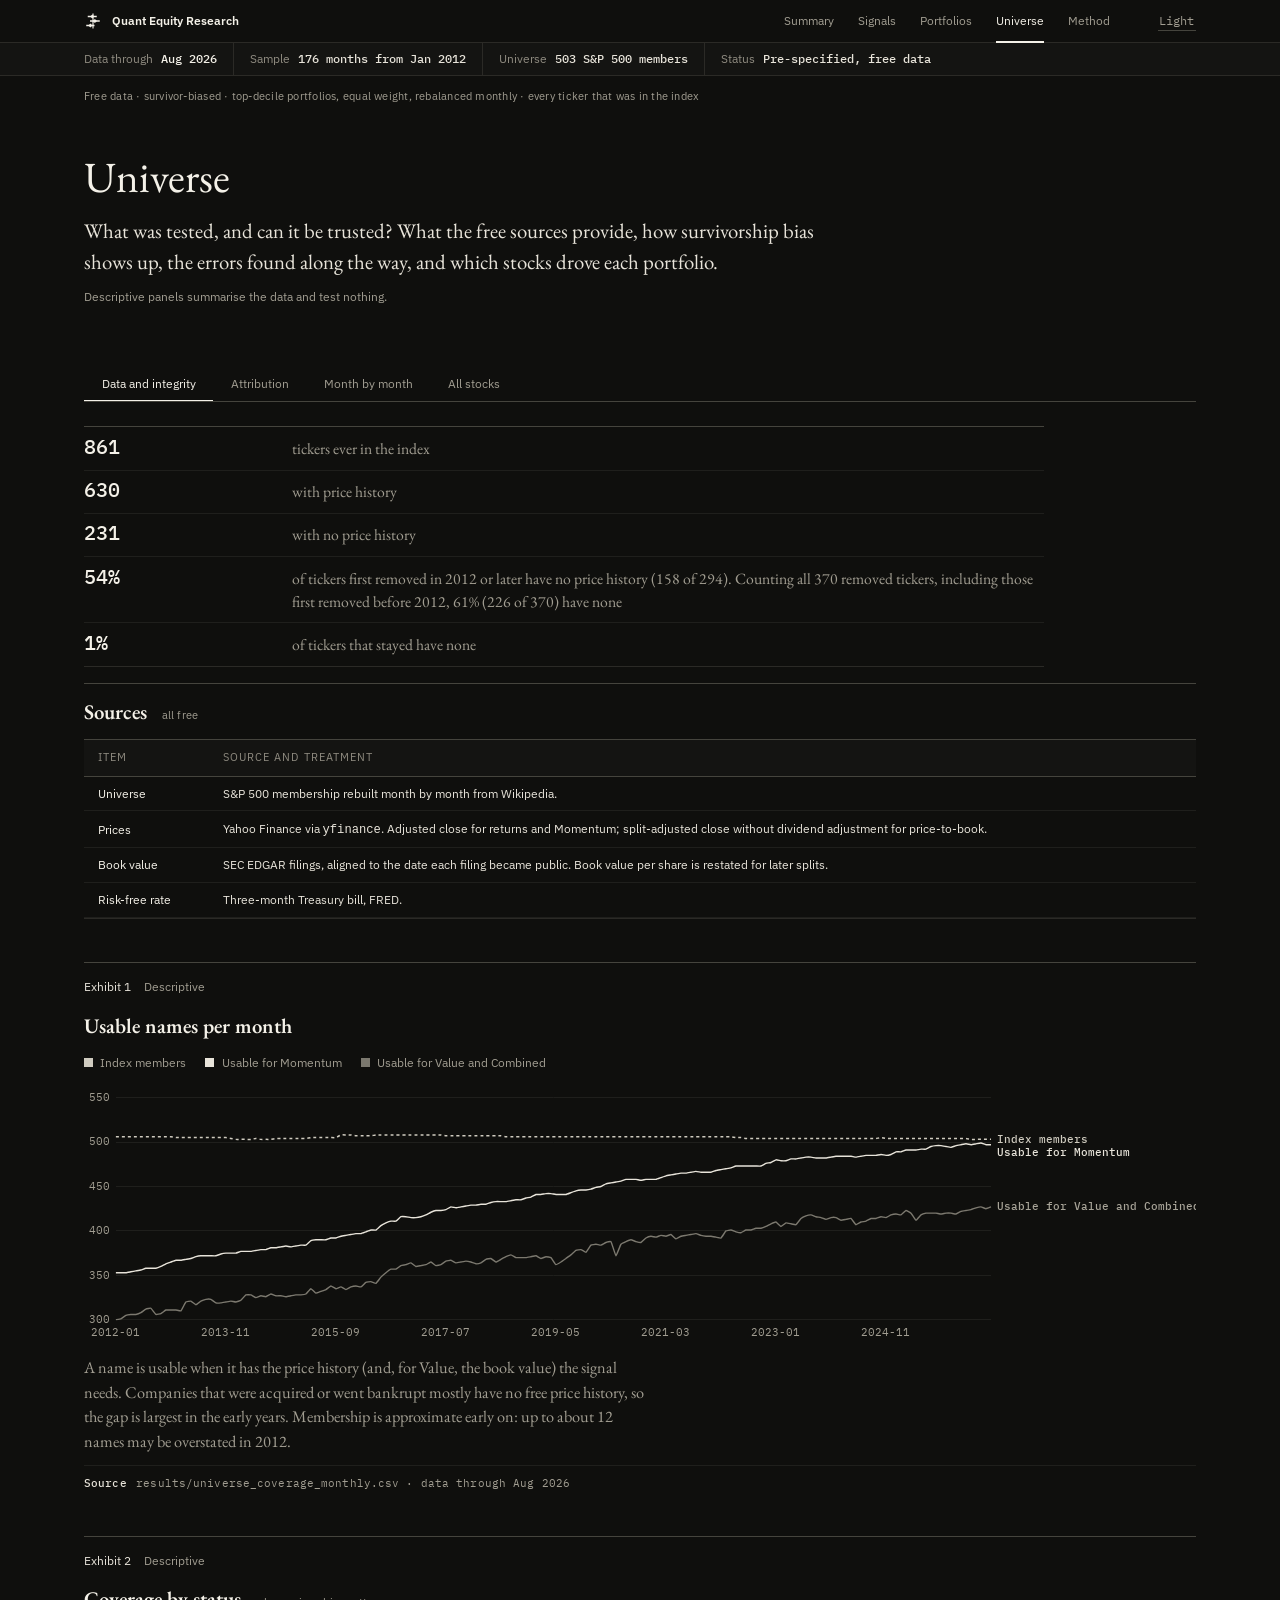
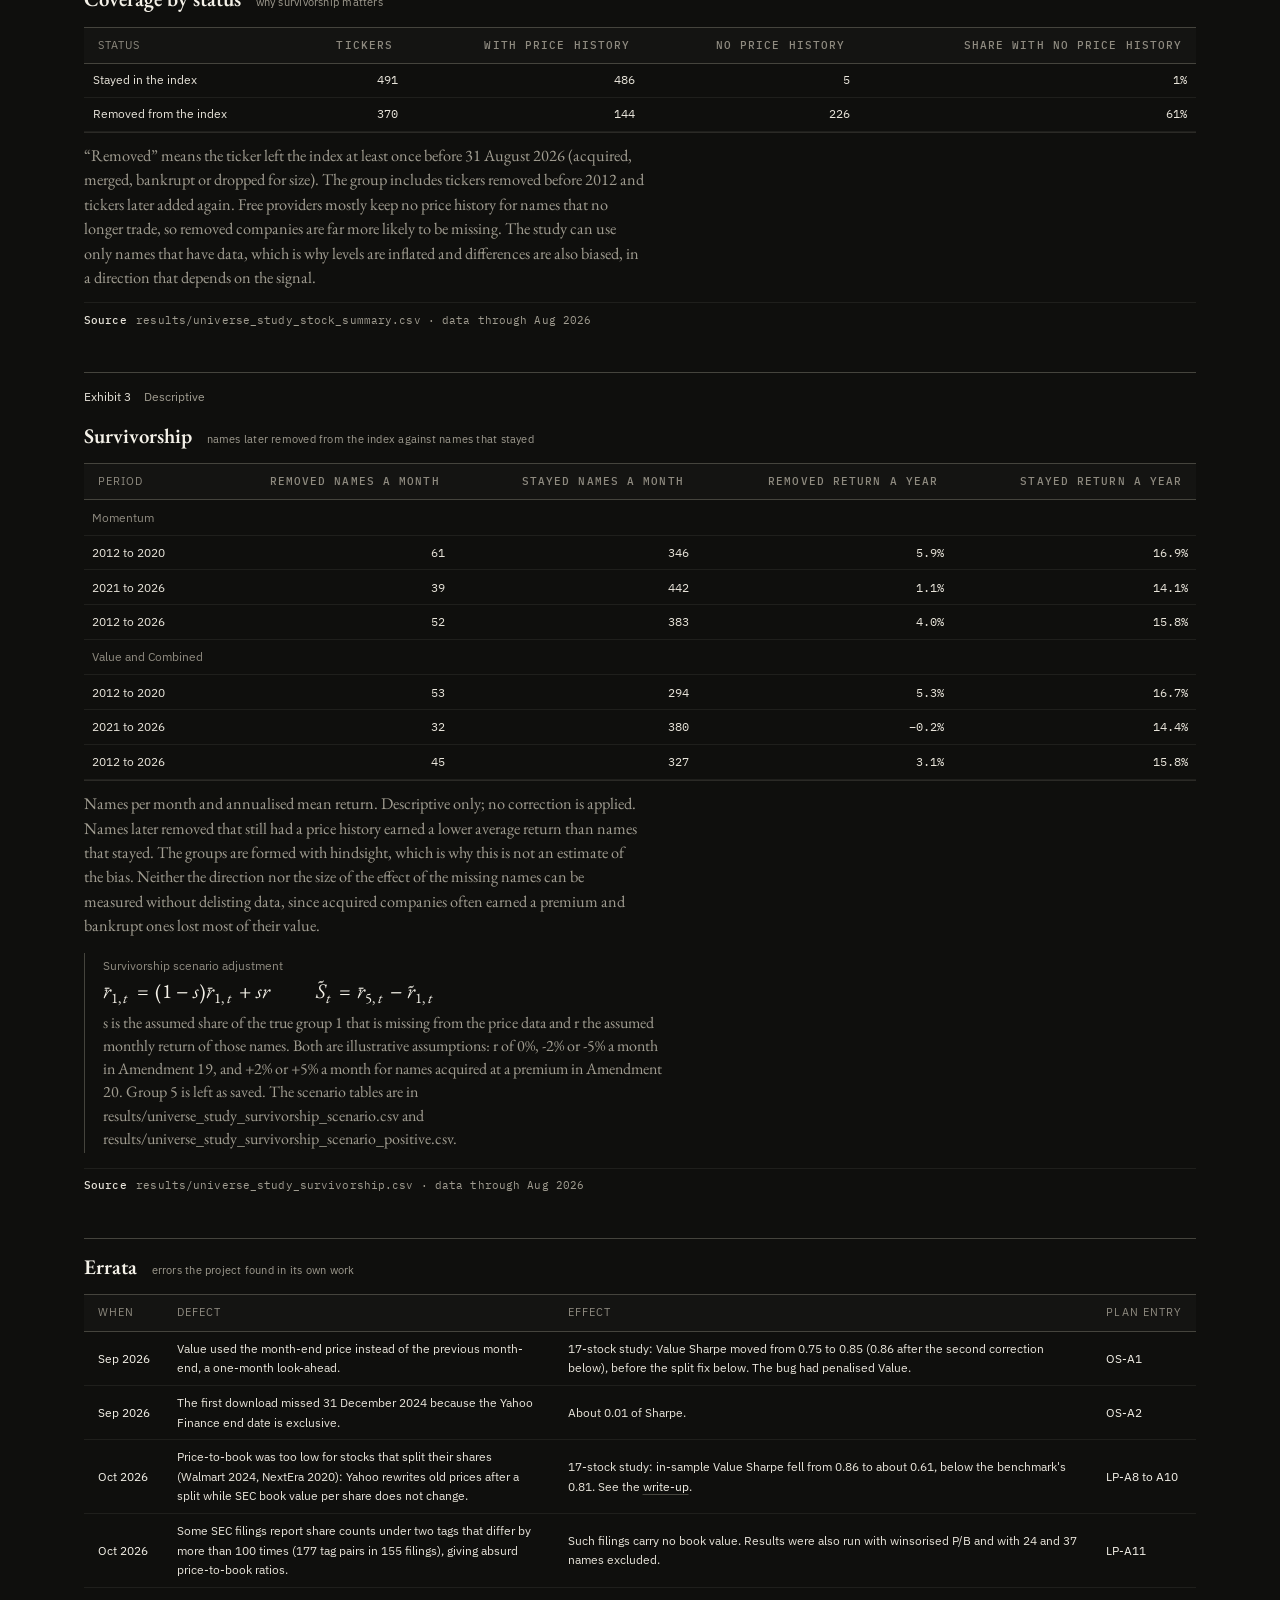
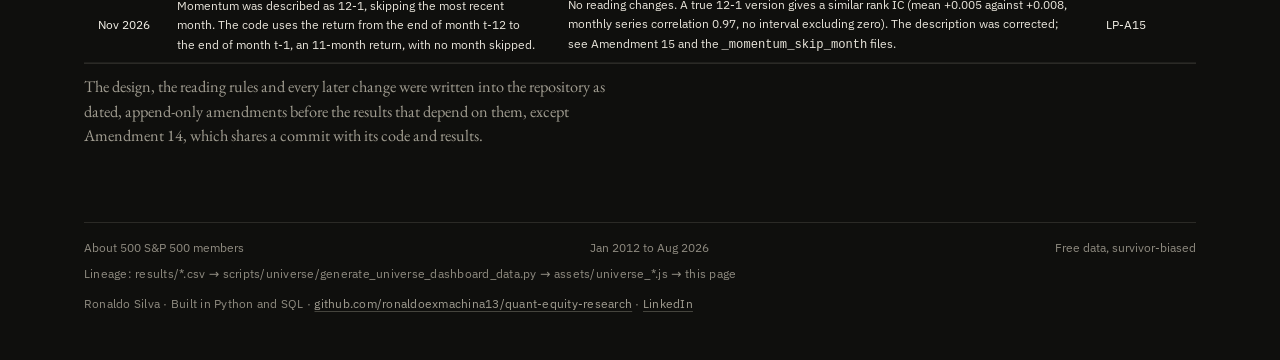
<file: universe.html>
<!DOCTYPE html>
<html lang="en">
<head>
<meta charset="UTF-8">
<meta name="viewport" content="width=device-width, initial-scale=1">
<meta name="description" content="Data sources, survivorship, errata, attribution and every ticker in the S&P 500 equity factor study.">
<meta property="og:type" content="website">
<meta property="og:title" content="Universe | Equity Factor Research">
<meta property="og:description" content="Data sources, survivorship, errata, attribution and every ticker in the S&P 500 equity factor study.">
<meta name="twitter:card" content="summary">
<meta name="color-scheme" content="dark">
<link rel="icon" type="image/svg+xml" href="assets/favicon.svg">
<title>Universe | Equity Factor Research</title>
<script src="assets/theme.js?v=26"></script>
<link rel="stylesheet" href="assets/styles.css?v=26">
</head>
<body>
<div id="chrome"></div>
<div class="wrap">

  <section class="hero">
    <h1>Universe</h1>
    <p class="lede">What was tested, and can it be trusted? What the free sources provide, how survivorship bias shows up, the errors found along the way, and which stocks drove each portfolio.</p>
  </section>

  <div class="tabbar" id="pageTabs" role="tablist"></div>

  <div class="tabpane" id="pane-data">
  <section class="hero" style="padding-top:0">
    <div class="mini-stats">
      <div class="mini-stat"><div class="ms-value" id="kAll">&ndash;</div><div class="ms-label">tickers ever in the index</div></div>
      <div class="mini-stat"><div class="ms-value" id="kPrice">&ndash;</div><div class="ms-label">with price history</div></div>
      <div class="mini-stat"><div class="ms-value" id="kNone">&ndash;</div><div class="ms-label">with no price history</div></div>
      <div class="mini-stat"><div class="ms-value" id="kRemShare">&ndash;</div><div class="ms-label" id="kRemLabel">of tickers first removed in 2012 or later have no price history</div></div>
      <div class="mini-stat"><div class="ms-value" id="kStayShare">&ndash;</div><div class="ms-label">of tickers that stayed have none</div></div>
    </div>
  </section>

  <div class="panel">
    <h2>Sources <span>all free</span></h2>
    <div class="timeline-table-wrap" style="max-height:none;">
      <table class="timeline-table">
        <thead><tr><th>Item</th><th>Source and treatment</th></tr></thead>
        <tbody>
          <tr><td class="month-cell">Universe</td><td>S&amp;P 500 membership rebuilt month by month from Wikipedia.</td></tr>
          <tr><td class="month-cell">Prices</td><td>Yahoo Finance via <code>yfinance</code>. Adjusted close for returns and Momentum; split-adjusted close without dividend adjustment for price-to-book.</td></tr>
          <tr><td class="month-cell">Book value</td><td>SEC EDGAR filings, aligned to the date each filing became public. Book value per share is restated for later splits.</td></tr>
          <tr><td class="month-cell">Risk-free rate</td><td>Three-month Treasury bill, FRED.</td></tr>
        </tbody>
      </table>
    </div>
  </div>

  <div class="panel" data-stamp="descriptive" data-src="results/universe_coverage_monthly.csv">
    <h2>Usable names per month</h2>
    <div class="legend-row">
      <span><i style="background:var(--benchmark)"></i>Index members</span>
      <span><i style="background:var(--momentum)"></i>Usable for Momentum</span>
      <span><i style="background:var(--value)"></i>Usable for Value and Combined</span>
    </div>
    <div style="position:relative; height:260px;"><canvas id="covChart" role="img" aria-label="Line chart. Index members by month, and how many were usable for Momentum and for Value and Combined."></canvas></div>
    <p class="caption">A name is usable when it has the price history (and, for Value, the book value) the signal needs. Companies that were acquired or went bankrupt mostly have no free price history, so the gap is largest in the early years. Membership is approximate early on: up to about 12 names may be overstated in 2012.</p>
  </div>

  <div class="panel" data-stamp="descriptive" data-src="results/universe_study_stock_summary.csv">
    <h2>Coverage by status <span>why survivorship matters</span></h2>
    <div class="timeline-table-wrap" style="max-height:none;">
      <table class="timeline-table perf-table">
        <thead><tr><th>Status</th><th class="num">Tickers</th><th class="num">With price history</th><th class="num">No price history</th><th class="num">Share with no price history</th></tr></thead>
        <tbody id="covBody"></tbody>
      </table>
    </div>
    <p class="caption">&ldquo;Removed&rdquo; means the ticker left the index at least once before 31 August 2026 (acquired, merged, bankrupt or dropped for size). The group includes tickers removed before 2012 and tickers later added again. Free providers mostly keep no price history for names that no longer trade, so removed companies are far more likely to be missing. The study can use only names that have data, which is why levels are inflated and differences are also biased, in a direction that depends on the signal.</p>
  </div>

  <div class="panel" data-stamp="descriptive" data-src="results/universe_study_survivorship.csv">
    <h2>Survivorship <span>names later removed from the index against names that stayed</span></h2>
    <div class="timeline-table-wrap" style="max-height:none;">
      <table class="timeline-table surv-table">
        <thead><tr><th>Period</th><th class="num">Removed names a month</th><th class="num">Stayed names a month</th><th class="num">Removed return a year</th><th class="num">Stayed return a year</th></tr></thead>
        <tbody id="survBody"></tbody>
      </table>
    </div>
    <p class="caption">Names per month and annualised mean return. Descriptive only; no correction is applied. Names later removed that still had a price history earned a lower average return than names that stayed. The groups are formed with hindsight, which is why this is not an estimate of the bias. Neither the direction nor the size of the effect of the missing names can be measured without delisting data, since acquired companies often earned a premium and bankrupt ones lost most of their value.</p>
<div class="formula"><span class="fname">Survivorship scenario adjustment</span><math display="block" aria-label="Survivorship scenario: group 1 is replaced by a mix of the saved group 1 and an assumed return for missing names; the spread is group 5 minus the adjusted group 1"><msub><mover accent="true"><mi>r</mi><mo>&#xAF;</mo></mover><mrow><mn>1</mn><mo>,</mo><mi>t</mi></mrow></msub><mo>=</mo><mo>(</mo><mn>1</mn><mo>&#x2212;</mo><mi>s</mi><mo>)</mo><msub><mover accent="true"><mi>r</mi><mo>&#xAF;</mo></mover><mrow><mn>1</mn><mo>,</mo><mi>t</mi></mrow></msub><mo>+</mo><mi>s</mi><mi>r</mi><mspace width="2.2em"/><msub><mover accent="true"><mi>S</mi><mo>&#x2dc;</mo></mover><mi>t</mi></msub><mo>=</mo><msub><mover accent="true"><mi>r</mi><mo>&#xAF;</mo></mover><mrow><mn>5</mn><mo>,</mo><mi>t</mi></mrow></msub><mo>&#x2212;</mo><mrow><msub><mover accent="true"><mi>r</mi><mo>&#x2dc;</mo></mover><mrow><mn>1</mn><mo>,</mo><mi>t</mi></mrow></msub></mrow></math><p class="where">s is the assumed share of the true group 1 that is missing from the price data and r the assumed monthly return of those names. Both are illustrative assumptions: r of 0%, -2% or -5% a month in Amendment 19, and +2% or +5% a month for names acquired at a premium in Amendment 20. Group 5 is left as saved. The scenario tables are in results/universe_study_survivorship_scenario.csv and results/universe_study_survivorship_scenario_positive.csv.</p></div>
  </div>

  <div class="panel">
    <h2>Errata <span>errors the project found in its own work</span></h2>
    <div class="timeline-table-wrap" style="max-height:none;">
      <table class="timeline-table">
        <thead><tr><th>When</th><th>Defect</th><th>Effect</th><th>Plan entry</th></tr></thead>
        <tbody>
          <tr><td class="month-cell">Sep 2026</td><td>Value used the month-end price instead of the previous month-end, a one-month look-ahead.</td><td>17-stock study: Value Sharpe moved from 0.75 to 0.85 (0.86 after the second correction below), before the split fix below. The bug had penalised Value.</td><td class="month-cell" style="white-space:nowrap">OS-A1</td></tr>
          <tr><td class="month-cell">Sep 2026</td><td>The first download missed 31 December 2024 because the Yahoo Finance end date is exclusive.</td><td>About 0.01 of Sharpe.</td><td class="month-cell" style="white-space:nowrap">OS-A2</td></tr>
          <tr><td class="month-cell">Oct 2026</td><td>Price-to-book was too low for stocks that split their shares (Walmart 2024, NextEra 2020): Yahoo rewrites old prices after a split while SEC book value per share does not change.</td><td>17-stock study: in-sample Value Sharpe fell from 0.86 to about 0.61, below the benchmark's 0.81. See the <a href="https://github.com/ronaldoexmachina13/quant-equity-research/blob/main/docs/STUDY_17_STOCKS.md" target="_blank">write-up</a>.</td><td class="month-cell" style="white-space:nowrap">LP-A8 to A10</td></tr>
          <tr><td class="month-cell">Oct 2026</td><td>Some SEC filings report share counts under two tags that differ by more than 100 times (177 tag pairs in 155 filings), giving absurd price-to-book ratios.</td><td>Such filings carry no book value. Results were also run with winsorised P/B and with 24 and 37 names excluded.</td><td class="month-cell" style="white-space:nowrap">LP-A11</td></tr>
          <tr><td class="month-cell">Nov 2026</td><td>Momentum was described as 12-1, skipping the most recent month. The code uses the return from the end of month t-12 to the end of month t-1, an 11-month return, with no month skipped.</td><td>No reading changes. A true 12-1 version gives a similar rank IC (mean +0.005 against +0.008, monthly series correlation 0.97, no interval excluding zero). The description was corrected; see Amendment 15 and the <code>_momentum_skip_month</code> files.</td><td class="month-cell" style="white-space:nowrap">LP-A15</td></tr>
        </tbody>
      </table>
    </div>
    <p class="caption">The design, the reading rules and every later change were written into the repository as dated, append-only amendments before the results that depend on them, except Amendment 14, which shares a commit with its code and results.</p>
  </div>
  </div>

  <div class="tabpane" id="pane-attribution" hidden>
  <div id="ctx"></div>
  <div class="panel" data-stamp="descriptive" data-src="results/universe_study_stock_summary.csv">
    <h2 id="contribTitle">Largest contributors and detractors</h2>
    <div class="two-col">
      <div><div class="section-label" style="margin-top:0">Largest contributors</div><div id="topList"></div></div>
      <div><div class="section-label" style="margin-top:0">Largest detractors</div><div id="botList"></div></div>
    </div>
    <p class="caption" id="contribCaption"></p>
  </div>


  <div class="panel" data-stamp="descriptive" data-src="results/universe_study_holdings.csv">
    <h2 id="outTitle">Extreme single-month returns</h2>
    <div class="timeline-table-wrap" style="max-height:none;">
      <table class="timeline-table perf-table">
        <thead><tr><th>Month</th><th>Portfolio</th><th>Stock</th><th class="num">Stock return</th><th class="num">Adds to portfolio</th><th class="num">Portfolio return</th></tr></thead>
        <tbody id="outBody"></tbody>
      </table>
    </div>
    <p class="caption" id="outCaption"></p>
  </div>
  </div>

  <div class="tabpane" id="pane-months" hidden>
  <div class="panel" data-stamp="descriptive" data-src="results/universe_study_portfolio_returns.csv; results/universe_study_holdings.csv">
    <div class="month-ctrl">
      <span class="month-label" id="monthLabel"></span>
    </div>
    <div class="ctrl-row"><span class="pick-label">Year</span><div class="ctrl-group" id="yearRow"></div></div>
    <div class="ctrl-row"><span class="pick-label">Month</span><div class="ctrl-group" id="monthRow"></div></div>
    <h2>Growth of $1 <span>top decile, before costs, with the selected month marked</span></h2>
    <div class="legend-row">
      <span><i style="background:var(--momentum)"></i>Momentum</span>
      <span><i style="background:var(--value)"></i>Value</span>
      <span><i style="background:var(--combined)"></i>Combined</span>
      <span><i style="background:var(--benchmark)"></i>Equal-weight benchmark (Value and Combined usable)</span>
    </div>
    <div style="position:relative; height:260px;"><canvas id="growthChart" role="img" aria-label="Line chart. Growth of $1 for the top-decile Momentum, Value and Combined portfolios and the equal-weight benchmark, monthly."></canvas></div>
    <p class="caption">Holdings for month t use data up to the end of month t-1 and earn month t's return, so no holding is chosen with knowledge of its own return. Names with no price history, which include most delisted companies, cannot appear, so the list is survivor-biased. Pick a year and month above, click the chart, or use the left and right arrow keys.</p>
  </div>
  <div class="grid3" id="cols"></div>

  </div>

  <div class="tabpane" id="pane-stocks" hidden>
  <div class="panel" data-stamp="descriptive" data-src="results/universe_study_stock_summary.csv">
    <h2>All stocks</h2>
    <div class="filter-row">
      <input id="fSearch" type="search" placeholder="Search stocks">
      <select id="fSector"></select>
      <select id="fStatus"><option value="">All statuses</option><option value="stayed">Stayed in the index</option><option value="removed">Removed from the index</option></select>
      <select id="fData"><option value="">All data</option><option value="yes">Has price history</option><option value="no">No price history</option></select>
      <select id="fStrategy"><option>Momentum</option><option>Value</option><option>Combined</option></select>
      <label style="font-size:0.74rem; color:var(--muted);"><input type="checkbox" id="fHeld"> held at least once</label>
    </div>
    <div class="timeline-table-wrap" style="max-height:620px;">
      <table class="timeline-table stocks-table">
        <thead><tr id="stocksHead"></tr></thead>
        <tbody id="stocksBody"></tbody>
      </table>
    </div>
    <p class="caption" id="stocksCaption"></p>
  </div>

  </div>

  <div id="foot"></div>
</div>

<script src="assets/vendor/chart.umd.js?v=4.4.1"></script>
<script src="assets/universe_data.js"></script>
<script src="assets/universe_stocks_data.js"></script>
<script src="assets/universe_holdings_data.js"></script>
<script src="assets/meta_data.js"></script>
<script src="assets/dashboard.js?v=26"></script>
<script>
renderChrome("universe.html", "Free data &middot; survivor-biased &middot; top-decile portfolios, equal weight, rebalanced monthly &middot; every ticker that was in the index");
const H = UNIVERSE_HOLDINGS;
const stockCols = UNIVERSE_STOCKS.columns;
const STOCKS = UNIVERSE_STOCKS.rows.map(r => Object.fromEntries(stockCols.map((c, k) => [c, r[k]])));
const COMPANY = Object.fromEntries(STOCKS.map(s => [s.ticker, s.company]));

/* a single-month move this large is either a real event or a data error; it is flagged, not removed */
const OUT_UP = 1.0, OUT_DOWN = -0.5;
function isOutlier(r) { return r >= OUT_UP || r <= OUT_DOWN; }

/* tabs, kept in the URL hash */
const PAGE_TABS = [
  { key: "data", label: "Data and integrity" },
  { key: "attribution", label: "Attribution" },
  { key: "months", label: "Month by month" },
  { key: "stocks", label: "All stocks" }
];
function showTab(key, fromClick) {
  if (!PAGE_TABS.some(t => t.key === key)) key = PAGE_TABS[0].key;
  PAGE_TABS.forEach(t => { document.getElementById("pane-" + t.key).hidden = t.key !== key; });
  document.getElementById("pageTabs").innerHTML = PAGE_TABS.map(t =>
    `<button role="tab" class="tab${t.key === key ? " active" : ""}" data-k="${t.key}" aria-selected="${t.key === key}">${t.label}</button>`).join("");
  document.querySelectorAll("#pageTabs .tab").forEach(b => b.onclick = () => showTab(b.dataset.k, true));
  if (fromClick) { try { history.replaceState(null, "", "#" + key); } catch (e) { /* ignore */ } }
  Object.values(Chart.instances).forEach(c => c.resize());
}

(function summary() {
  const has = STOCKS.filter(s => s.has_price_history).length;
  const grp = g => STOCKS.filter(s => s.group === g);
  const share = g => grp(g).filter(s => !s.has_price_history).length / grp(g).length;
  document.getElementById("kAll").textContent = STOCKS.length;
  document.getElementById("kPrice").textContent = has;
  document.getElementById("kNone").textContent = STOCKS.length - has;
  /* basis: tickers whose first spell in the index ended in or after the first sample month (one row per ticker, first spell only) */
  const removedSince = grp("removed").filter(s => s.end_date >= U.dates[0]);
  const removedSinceNone = removedSince.filter(s => !s.has_price_history).length;
  document.getElementById("kRemShare").textContent = pct(removedSinceNone / removedSince.length, 0);
  document.getElementById("kRemLabel").textContent = "of tickers first removed in 2012 or later have no price history (" + removedSinceNone + " of " + removedSince.length +
    "). Counting all " + grp("removed").length + " removed tickers, including those first removed before 2012, " + pct(share("removed"), 0) + " (" + grp("removed").filter(s => !s.has_price_history).length + " of " + grp("removed").length + ") have none";
  document.getElementById("kStayShare").textContent = pct(share("stayed"), 0);
  const body = document.getElementById("covBody");
  [["stayed", "Stayed in the index"], ["removed", "Removed from the index"]].forEach(([g, label]) => {
    const n = grp(g).length, w = grp(g).filter(s => s.has_price_history).length;
    body.insertAdjacentHTML("beforeend", `<tr><td>${label}</td><td class="num">${n}</td><td class="num">${w}</td><td class="num">${n - w}</td><td class="num">${pct((n - w) / n, 0)}</td></tr>`);
  });
})();

lineChart("covChart", [
  { label: "Index members", data: U.coverage.members, borderColor: cssVar("--benchmark"), backgroundColor: cssVar("--benchmark"), borderDash: [3, 3], borderWidth: 1.5 },
  { label: "Usable for Momentum", data: U.coverage.momentum, borderColor: COLORS.Momentum, backgroundColor: COLORS.Momentum },
  { label: "Usable for Value and Combined", data: U.coverage.value_combined, borderColor: COLORS.Value, backgroundColor: COLORS.Value }
], v => v, v => v, false);

(function survivorship() {
  const body = document.getElementById("survBody");
  ["Momentum usable", "Value and Combined usable"].forEach(setName => {
    const head = document.createElement("tr");
    head.className = "tbl-group";
    head.innerHTML = `<td colspan="5">${setName.replace(" usable", "")}</td>`;
    body.appendChild(head);
    PERIODS.forEach(p => {
      const get = g => U.survivorship.find(r => r.universe_set === setName && r.period === p.key && r.group === g);
      const rem = get("removed"), stay = get("stayed");
      const tr = document.createElement("tr");
      tr.innerHTML = `<td>${p.label}</td><td class="num">${rem.names_per_month_avg.toFixed(0)}</td><td class="num">${stay.names_per_month_avg.toFixed(0)}</td><td class="num">${pct(rem.annualised_mean, 1)}</td><td class="num">${pct(stay.annualised_mean, 1)}</td>`;
      body.appendChild(tr);
    });
  });
})();


/* extreme single-month returns among held names */
(function outliers() {
  const rows = [];
  SIGNALS.forEach(sig => H.holdings[sig].forEach((m, k) => {
    const n = m.length;
    m.forEach(([t, r]) => { if (isOutlier(r)) rows.push({ k, sig, t, r, add: r / n, port: U.series[sig].top_decile.gross[k] }); });
  }));
  rows.sort((a, b) => Math.abs(b.add) - Math.abs(a.add));
  const up = rows.filter(r => r.r > 0).length;
  document.getElementById("outTitle").innerHTML = rows.length + " holding-months moved by +100% or more, or -50% or less <span>top-decile portfolios, all three signals</span>";
  document.getElementById("outBody").innerHTML = rows.map(r =>
    `<tr><td>${ymLabel(U.dates[r.k])}</td><td><span class="swatch" style="background:${COLORS[r.sig]};margin-right:0.4rem"></span>${r.sig}</td><td title="${esc(COMPANY[r.t] || r.t)}"><b>${esc(r.t)}</b></td>` +
    `<td class="num ${r.r < 0 ? "neg" : ""}">${spct(r.r, 0)}</td><td class="num">${spct(r.add, 1)}</td><td class="num">${spct(r.port, 1)}</td></tr>`).join("");
  document.getElementById("outCaption").textContent =
    "A held name with a single-month return of +100% or more, or -50% or less, listed by how many percentage points it added to its portfolio that month (" + up + " gains and " + (rows.length - up) + " losses). None has been checked against a second price source, and none was removed or altered. A move this size is either a real event or a data error, so a reader should confirm the largest ones before relying on the months they sit in. The March 2020 rows are consistent with the market crash in oil, travel and retail names.";
})();

/* 1. contributors */
function drawContrib() {
  const strat = SEL.sig;
  document.getElementById("contribTitle").innerHTML = "Largest contributors and detractors <span>" + strat + ", top decile, 2012 to 2026</span>";
  const key = "contribution_" + strat.toLowerCase();
  const pool = STOCKS.filter(s => s[key] !== null).sort((a, b) => b[key] - a[key]);
  const top = pool.slice(0, 10), bot = pool.slice(-10).reverse();
  const max = Math.max(...top.map(s => Math.abs(s[key])), ...bot.map(s => Math.abs(s[key])));
  const row = s => `<div class="bar-row" title="${esc(s.company || s.ticker)}"><span><b>${esc(s.ticker)}</b></span><span class="bar-track"><span class="bar-fill" style="background:${s[key] >= 0 ? COLORS[strat] : cssVar("--neg")}; left:0; width:${Math.abs(s[key]) / max * 100}%"></span></span><span style="text-align:right">${spct(s[key], 1)}</span></div>`;
  document.getElementById("topList").innerHTML = top.map(row).join("");
  document.getElementById("botList").innerHTML = bot.map(row).join("");
  const total = pool.reduce((a, s) => a + s[key], 0), topShare = top.reduce((a, s) => a + s[key], 0) / total;
  document.getElementById("contribCaption").textContent =
    `Contribution is the sum over months of weight times monthly return while a stock was held (a simple attribution without compounding). ${pool.length} names were held at least once. The ten largest contributors account for ${pct(topShare, 0)} of the summed contribution, so ${topShare > 0.4 ? "the result leans on a small number of names" : "the result is spread across many names"}. Hover a ticker for the company name.`;
}

/* 2. month by month */
let i = U.dates.length - 1;
Chart.register({
  id: "marker",
  afterDraw(chart) {
    if (chart.canvas.id !== "growthChart") return;
    const x = chart.scales.x.getPixelForValue(i);
    const { ctx, chartArea } = chart;
    ctx.save(); ctx.strokeStyle = cssVar("--amber"); ctx.lineWidth = 1.5;
    ctx.beginPath(); ctx.moveTo(x, chartArea.top); ctx.lineTo(x, chartArea.bottom); ctx.stroke(); ctx.restore();
  }
});
const sets = SIGNALS.map(s => ({ label: s, data: growth(U.series[s].top_decile.gross), borderColor: COLORS[s], backgroundColor: COLORS[s] }));
sets.push({ label: "Benchmark", data: growth(U.benchmarks["Value and Combined"].gross), borderColor: cssVar("--benchmark"), backgroundColor: cssVar("--benchmark"), borderWidth: 1.5 });
const chart = lineChart("growthChart", sets, v => "$" + v, v => "$" + v.toFixed(2), false);
Object.assign(chart.options.scales.y, { type: "logarithmic", afterBuildTicks: ax => { ax.ticks = [1, 2, 3, 5, 10, 20, 30, 50].filter(v => v >= ax.min && v <= ax.max).map(value => ({ value })); } });
chart.options.animation = false;
chart.update();
function heldNames(sig, k) { return new Set((H.holdings[sig][k] || []).map(h => h[0])); }
function drawMonth() {
  document.getElementById("monthLabel").textContent = ymLabel(U.dates[i]);
  drawPickers();
  chart.draw();
  const box = document.getElementById("cols");
  box.innerHTML = "";
  SIGNALS.forEach(sig => {
    const list = H.holdings[sig][i].map(([t, r, sc]) => ({ t, r, sc }));
    const n = list.length;
    list.forEach(h => { h.c = h.r / n; });
    list.sort((a, b) => b.c - a.c);
    const ret = U.series[sig].top_decile.gross[i];
    const bench = U.benchmarks[benchmarkKey(sig)].gross[i];
    const cur = heldNames(sig, i), prev = i > 0 ? heldNames(sig, i - 1) : new Set();
    const bought = [...cur].filter(x => !prev.has(x)).sort(), sold = [...prev].filter(x => !cur.has(x)).sort();
    const first = i === 0;
    const div = document.createElement("div");
    div.className = "panel"; div.style.marginBottom = "0";
    div.innerHTML =
      `<h2><span style="display:inline-block;width:9px;height:9px;background:${COLORS[sig]};margin-right:0.5rem"></span>${sig}</h2>` +
      `<div class="mini-line"><span>Portfolio return</span><b class="${ret < 0 ? "neg" : ""}">${spct(ret, 2)}</b></div>` +
      `<div class="mini-line"><span>Benchmark return</span><b>${spct(bench, 2)}</b></div>` +
      `<div class="mini-line"><span>Names held</span><b>${n}</b></div>` +
      `<div class="mini-line"><span>Bought / sold</span><b>${first ? n + " / 0" : bought.length + " / " + sold.length}</b></div>` +
      `<p class="caption" style="margin:0.5rem 0 0.75rem;"><b style="color:var(--text)">Bought:</b> ${first ? "all names (initial purchase)" : (bought.join(", ") || "none")}<br><b style="color:var(--text)">Sold:</b> ${first ? "none" : (sold.join(", ") || "none")}</p>` +
      `<div class="timeline-table-wrap" style="max-height:340px;"><table class="timeline-table perf-table"><thead><tr><th>Stock</th><th class="num">Return</th><th class="num">Adds</th></tr></thead><tbody>` +
      list.map(h => `<tr><td title="${esc(COMPANY[h.t] || h.t)}"><b>${esc(h.t)}</b>${isOutlier(h.r) ? ' <span class="tag warn" title="Single-month move beyond +100% or -50%; see the Attribution tab">check</span>' : ""}</td><td class="num ${h.r < 0 ? "neg" : ""}" style="font-weight:400">${spct(h.r, 1)}</td><td class="num">${spct(h.c, 2)}</td></tr>`).join("") +
      `</tbody></table></div>`;
    box.appendChild(div);
  });
}
/* year and month pickers: two clicks reach any month */
const YEARS = [...new Set(U.dates.map(d => d.slice(0, 4)))];
function jumpTo(year, month) {
  const target = year + "-" + String(month).padStart(2, "0");
  let k = U.dates.indexOf(target);
  if (k < 0) k = year === YEARS[0] ? 0 : U.dates.length - 1;
  i = k; drawMonth();
}
function drawPickers() {
  const cur = U.dates[i], cy = cur.slice(0, 4), cm = +cur.slice(5, 7);
  const yr = document.getElementById("yearRow"), mr = document.getElementById("monthRow");
  yr.innerHTML = ""; mr.innerHTML = "";
  YEARS.forEach(y => {
    const b = document.createElement("button");
    b.className = "metric-btn" + (y === cy ? " active" : "");
    b.textContent = y;
    b.onclick = () => { const first = U.dates.find(d => d.startsWith(y)); jumpTo(y, Math.min(Math.max(cm, +first.slice(5, 7)), 12)); };
    yr.appendChild(b);
  });
  MONTH_NAMES.forEach((m, k) => {
    const b = document.createElement("button");
    const exists = U.dates.includes(cy + "-" + String(k + 1).padStart(2, "0"));
    b.className = "metric-btn" + (k + 1 === cm ? " active" : "");
    b.textContent = m; b.disabled = !exists;
    b.onclick = () => jumpTo(cy, k + 1);
    mr.appendChild(b);
  });
}
document.getElementById("growthChart").addEventListener("click", ev => {
  const x = ev.offsetX, area = chart.chartArea;
  if (x < area.left || x > area.right) return;
  i = Math.min(Math.max(Math.round(chart.scales.x.getValueForPixel(x)), 0), U.dates.length - 1);
  drawMonth();
});
document.getElementById("growthChart").style.cursor = "pointer";
document.addEventListener("keydown", e => {
  if (e.target.tagName === "INPUT" || e.target.tagName === "SELECT") return;
  if (document.getElementById("pane-months").hidden) return;
  if (e.key === "ArrowLeft" && i > 0) { i--; drawMonth(); } else if (e.key === "ArrowRight" && i < U.dates.length - 1) { i++; drawMonth(); }
});

/* 3. stock table */
const COLS = [
  { k: "ticker", label: "Ticker" }, { k: "company", label: "Company" }, { k: "gics_sector", label: "Sector" },
  { k: "group", label: "Status" }, { k: "start_date", label: "First spell in index" }, { k: "has_price_history", label: "Price data" },
  { k: "months_usable_momentum", label: "Mom. data", num: true }, { k: "months_usable_value", label: "Value data", num: true },
  { k: "_held", label: "Held", num: true }, { k: "_contrib", label: "Contrib.", num: true }
];
let sortKey = "ticker", sortDir = 1;
const sectors = [...new Set(STOCKS.map(s => s.gics_sector).filter(Boolean))].sort();
document.getElementById("fSector").innerHTML = '<option value="">All sectors</option>' + sectors.map(s => `<option>${esc(s)}</option>`).join("") + '<option value="__none">Sector not recorded</option>';
document.getElementById("stocksHead").innerHTML = COLS.map(c => `<th class="sortable${c.num ? " num" : ""}" data-k="${c.k}">${c.label}</th>`).join("");
document.querySelectorAll("#stocksHead th").forEach(th => th.onclick = () => {
  const k = th.dataset.k; if (sortKey === k) sortDir = -sortDir; else { sortKey = k; sortDir = (k === "ticker" || k === "company") ? 1 : -1; } drawTable();
});
["fSearch", "fSector", "fStatus", "fData", "fStrategy", "fHeld"].forEach(id => document.getElementById(id).addEventListener("input", drawTable));
function drawTable() {
  const strat = document.getElementById("fStrategy").value.toLowerCase();
  const q = document.getElementById("fSearch").value.trim().toLowerCase();
  const sec = document.getElementById("fSector").value, st = document.getElementById("fStatus").value, dt = document.getElementById("fData").value;
  const heldOnly = document.getElementById("fHeld").checked;
  let rows = STOCKS.map(s => Object.assign({}, s, { _held: s["months_held_" + strat], _contrib: s["contribution_" + strat] }));
  rows = rows.filter(s =>
    (!q || s.ticker.toLowerCase().includes(q) || (s.company || "").toLowerCase().includes(q)) &&
    (!sec || (sec === "__none" ? !s.gics_sector : s.gics_sector === sec)) &&
    (!st || s.group === st) &&
    (!dt || (dt === "yes") === s.has_price_history) &&
    (!heldOnly || s._held > 0));
  rows.sort((a, b) => {
    let x = a[sortKey], y = b[sortKey];
    if (x === null || x === undefined) return 1; if (y === null || y === undefined) return -1;
    return (typeof x === "string" ? x.localeCompare(y) : x - y) * sortDir;
  });
  document.getElementById("stocksBody").innerHTML = rows.map(s => {
    const start = s.start_date ? s.start_date.slice(0, 7) : "pre-2012", end = s.end_date ? s.end_date.slice(0, 7) : "now";
    return `<tr><td class="month-cell">${esc(s.ticker)}</td><td class="name" title="${esc(s.company || "")}">${esc(s.company || "")}</td>` +
      `<td class="name" style="max-width:120px" title="${esc(s.gics_sector || "")}">${s.gics_sector ? esc(s.gics_sector) : '<span style="color:var(--muted)">not recorded</span>'}</td>` +
      `<td>${s.group === "removed" ? '<span class="tag warn">removed</span>' : '<span class="tag">stayed</span>'}</td>` +
      `<td>${start} to ${end}</td>` +
      `<td>${s.has_price_history ? "yes" : '<span class="neg">none</span>'}</td>` +
      `<td class="num">${s.months_usable_momentum}</td><td class="num">${s.months_usable_value}</td>` +
      `<td class="num">${s._held}</td><td class="num">${s._contrib === null ? "n/a" : spct(s._contrib, 1)}</td></tr>`;
  }).join("");
  document.getElementById("stocksCaption").textContent =
    `Showing ${rows.length} of ${STOCKS.length}. Mom. data and Value data count the months (out of ${U.dates.length}) in which the stock had the data that signal needs. Held is the number of months in the top-decile ${document.getElementById("fStrategy").value} portfolio and Contrib. is its summed contribution while held. Sector is recorded only for current members. Click a column heading to sort.`;
}


document.getElementById("fStrategy").value = SEL.sig;
contextStrip("ctx", ["sig"], () => { drawContrib(); document.getElementById("fStrategy").value = SEL.sig; drawTable(); }, false);
drawContrib();
drawMonth();
drawTable();
showTab((location.hash || "").slice(1), false);
</script>
</body>
</html>
</file>
<file: assets/styles.css>
/* Equity Factor Research dashboard theme, design system v2.
   Flat charcoal panels, hairline rules, tabular numerals, numbered exhibits with a source line. IBM Plex Mono carries
   numbers, labels and tables; IBM Plex Sans carries prose. Type scale: 11 / 12.5 / 14 / 15 / 18 / 30 px, nothing smaller
   than 11 px. Amber is the one accent and marks only what is selected or registered; red and green are reserved for sign. Fonts are self-hosted (SIL OFL 1.1). */
@font-face { font-family: "IBM Plex Mono"; font-weight: 400; font-style: normal; font-display: swap; src: url("fonts/ibm-plex-mono-latin-400-normal.woff2") format("woff2"); }
@font-face { font-family: "IBM Plex Mono"; font-weight: 500; font-style: normal; font-display: swap; src: url("fonts/ibm-plex-mono-latin-500-normal.woff2") format("woff2"); }
@font-face { font-family: "IBM Plex Mono"; font-weight: 600; font-style: normal; font-display: swap; src: url("fonts/ibm-plex-mono-latin-600-normal.woff2") format("woff2"); }
@font-face { font-family: "IBM Plex Sans"; font-weight: 400; font-style: normal; font-display: swap; src: url("fonts/ibm-plex-sans-latin-400-normal.woff2") format("woff2"); }
@font-face { font-family: "EB Garamond"; font-weight: 400; font-style: normal; font-display: swap; src: url("fonts/eb-garamond-latin-400-normal.woff2") format("woff2"); }
@font-face { font-family: "EB Garamond"; font-weight: 400; font-style: italic; font-display: swap; src: url("fonts/eb-garamond-latin-400-italic.woff2") format("woff2"); }
@font-face { font-family: "EB Garamond"; font-weight: 600; font-style: normal; font-display: swap; src: url("fonts/eb-garamond-latin-600-normal.woff2") format("woff2"); }
@font-face { font-family: "IBM Plex Sans"; font-weight: 600; font-style: normal; font-display: swap; src: url("fonts/ibm-plex-sans-latin-600-normal.woff2") format("woff2"); }

:root {
  --bg: #0F0F0D;
  --surface: #141412;
  --surface-2: #1A1A17;
  --line: #2B2A26;
  --line-strong: #45443D;
  --rule: #1F1F1C;
  --text: #E8E4DA;
  --text-strong: #F4F1E8;
  --muted: #A19D91;
  --dim: #8F8B80;

  --amber: #B89B54;
  --pos: #A3B58A;
  --neg: #C79A86;

  --benchmark: #CFCBBF;
  --combined: #B89B54;
  --value: #7C796F;
  --momentum: #E8E4DA;
  --p1: #6F6C63;
  --p2: #E8E4DA;
  --oos: #B89B54;
  /* series colours as TEXT: same as the fills on dark, darker teal on light so small text reaches 4.5:1 */
  --momentum-text: #E8E4DA;
  --value-text: #A8A498;
  --combined-text: #C9AD62;

  --grid: #1F1F1C;
  --zero: #A19D91;
  --ref: #5F5D55;
  --label: #C9C5B9;
  --shade: rgba(232, 228, 218, 0.035);
  --tip-bg: #0F0F0D;
  --tip-border: #45443D;
  color-scheme: dark;

  /* Older names kept so page-level styles resolve to the new palette */
  --panel-border: var(--line);
  --text-primary: var(--text);
  --text-secondary: var(--text);
  --text-muted: var(--muted);

  --serif: "EB Garamond", "Source Serif 4", Georgia, "Times New Roman", serif;
  --mono: "IBM Plex Mono", "DejaVu Sans Mono", Menlo, Consolas, ui-monospace, monospace;
  --sans: "IBM Plex Sans", "Segoe UI", system-ui, -apple-system, Helvetica, Arial, sans-serif;
}
/* Themes. Dark is the plain :root above; light is :root[data-theme="light"]. assets/theme.js sets data-theme, and its first line is the one-line default. */
:root[data-theme="light"] {
    --bg: #F6F3EA; --surface: #F1EEE4; --surface-2: #EBE7DB; --line: #D3CEC0; --line-strong: #A8A294; --rule: #E3DFD2;
    --text: #23211C; --text-strong: #0F0E0B; --muted: #5F5B50; --dim: #6A665A;
    --amber: #7A5C14; --pos: #4F6B3A; --neg: #8E3F2B;
    --benchmark: #4A463C; --combined: #8A6A1F; --value: #8A8678; --momentum: #23211C; --p1: #8A8678; --p2: #23211C; --oos: #7A5C14;
    --momentum-text: #23211C; --value-text: #5F5B50; --combined-text: #7A5C14;
    --grid: #E3DFD2; --zero: #5F5B50; --ref: #8F8B7E; --label: #3B382F; --shade: rgba(35, 33, 28, 0.045); --tip-bg: #F6F3EA; --tip-border: #A8A294;
    color-scheme: light;
}
* { box-sizing: border-box; border-radius: 0; }
html { -webkit-text-size-adjust: 100%; }
body {
  margin: 0;
  background: var(--bg);
  color: var(--text);
  font-family: var(--sans);
  font-size: 15px;
  line-height: 1.6;
  font-variant-numeric: tabular-nums;
  overflow-x: hidden;
}
button, input, select, table { font-family: var(--sans); }
body { font-variant-numeric: tabular-nums; }
a { color: var(--text-strong); text-decoration: underline; text-decoration-color: var(--line-strong); text-underline-offset: 3px; }
a:hover { text-decoration-color: var(--text-strong); }
b, strong { font-weight: 600; }
.wrap { max-width: 1160px; margin: 0 auto; padding: 0 1.5rem 3rem; }

/* ---------- chrome: navigation bar, status strip, page context line ---------- */
.topnav { background: var(--bg); border-bottom: 1px solid var(--line); }
.topnav .topnav-inner {
  max-width: 1160px; margin: 0 auto; padding: 0 1.5rem;
  display: flex; flex-wrap: wrap; align-items: stretch; gap: 0 1.75rem;
}
.topnav .brand {
  display: flex; align-items: center; gap: 0.65rem; margin-right: auto; padding: 0.7rem 0;
  font-family: var(--sans); font-weight: 600; font-size: 0.78rem; 
   color: var(--text-strong); text-decoration: none;
}
.topnav .brand::before { content: ""; width: 9px; height: 9px; background: var(--text-strong); flex-shrink: 0; }
.topnav .links { display: flex; flex-wrap: wrap; gap: 0 1.5rem; }
.topnav .links a {
  display: flex; align-items: center; position: relative;
  font-family: var(--sans); font-size: 0.78rem; font-weight: 500;  
  color: var(--muted); text-decoration: none; padding: 0.7rem 0;
}
.topnav .links a:hover { color: var(--text-strong); }
.topnav .links a.active { color: var(--text-strong); }
.topnav .links a.active::after { content: ""; position: absolute; left: 0; right: 0; bottom: -1px; height: 2px; background: var(--text-strong); }

.statusbar { background: var(--surface); border-bottom: 1px solid var(--line); }
.statusbar .statusbar-inner {
  max-width: 1160px; margin: 0 auto; padding: 0 1.5rem;
  display: flex; flex-wrap: wrap; font-family: var(--sans); font-size: 0.78rem;  
}
.statusbar .st { padding: 0.38rem 1rem 0.38rem 0; margin-right: 1rem; border-right: 1px solid var(--line); white-space: nowrap; }
.statusbar .st:last-child { border-right: none; }
.statusbar .st i { font-style: normal; color: var(--dim); margin-right: 0.5rem; }
.statusbar .st b { font-weight: 500; color: var(--text); }
.statusbar .st.live b { color: var(--text-strong); }

.subtitle-bar {
  max-width: 1160px; margin: 0 auto 1.75rem; padding: 0.7rem 1.5rem;
  color: var(--muted); font-family: var(--sans); font-size: 0.7rem; letter-spacing: 0.02em;
}

/* ---------- headings and prose ---------- */
header { margin-bottom: 2rem; }
header h1, .hero h1 {
  font-family: var(--sans); font-size: 1.9rem; font-weight: 600; line-height: 1.2; letter-spacing: -0.015em;
  margin: 0 0 0.85rem; color: var(--text-strong); text-transform: none;
}
header p { color: var(--text); font-size: 0.98rem; margin: 0; max-width: 780px; line-height: 1.65; }
header p code {
  font-family: var(--mono); border: 1px solid var(--line); background: var(--surface);
  color: var(--text-strong); padding: 0 0.3rem; font-size: 0.88em;
}

/* Section label: sentence-case heading with a hairline running to the right edge */
.section-label {
  display: flex; align-items: center; gap: 0.6rem; margin: 2.5rem 0 0.8rem;
  font-family: var(--sans); font-size: 1.05rem; letter-spacing: 0;
  color: var(--text-strong); font-weight: 600;
}
.section-label::after { content: ""; flex: 1; border-top: 1px solid var(--line); order: 3; margin-left: 0.4rem; }
.section-label span { color: var(--dim); font-weight: 400; font-size: 0.85rem; letter-spacing: 0; text-transform: none; order: 2; }

/* ---------- controls ---------- */
.strategy-bar { display: flex; gap: 0.4rem; flex-wrap: wrap; margin: 1.5rem 0 1.75rem; }
.strategy-btn, .metric-btn, .lens-btn, .year-btn {
  background: var(--surface); border: 1px solid var(--line); color: var(--muted);
  padding: 0.42rem 0.8rem; font-size: 0.78rem; font-weight: 500;  
  cursor: pointer; display: inline-flex; align-items: center; gap: 0.5rem;
}
.strategy-btn:hover, .metric-btn:hover, .lens-btn:hover, .year-btn:hover { color: var(--text-strong); border-color: var(--line-strong); }
.strategy-btn.active, .metric-btn.active, .year-btn.active,
.lens-btn.active-quant, .lens-btn.active-wealth, .lens-btn.active-risk {
  color: var(--text-strong); background: var(--surface-2); border-color: var(--line-strong);
  border-bottom: 2px solid var(--text-strong);
}
.strategy-btn .dot, .swatch { display: inline-block; width: 9px; height: 9px; flex-shrink: 0; }
.swatch { margin-right: 0.5rem; vertical-align: 0; }
.metric-btn:disabled { opacity: 0.3; cursor: default; }
.metric-btn:disabled:hover { color: var(--muted); border-color: var(--line); }
.metric-toggle, .portfolio-toggle { display: flex; gap: 0.4rem; margin-bottom: 1rem; flex-wrap: wrap; }
.ctrl-row { display: flex; flex-wrap: wrap; gap: 0.5rem 1.5rem; margin-bottom: 1rem; align-items: center; }
.ctrl-row .ctrl-group { display: flex; gap: 0.4rem; flex-wrap: wrap; }
.pick-label { font-family: var(--sans); font-size: 0.78rem; color: var(--dim);   min-width: 3.2rem; }
#yearRow .metric-btn { padding: 0.3rem 0.5rem; }
#yearRow { gap: 0.3rem; }

/* ---------- panels ---------- */
.grid { display: grid; grid-template-columns: 1.3fr 1fr; gap: 1.5rem; margin-bottom: 1.5rem; }
.grid > * { min-width: 0; }
@media (max-width: 860px) { .grid { grid-template-columns: 1fr; } }

.panel { background: transparent; border: none; border-top: 1px solid var(--line-strong); padding: 0.9rem 0 1.1rem; margin-bottom: 1.6rem; }
/* The first heading of a panel becomes its title strip */
.panel > h2:first-child, details.panel > summary { margin: 0 0 0.9rem; padding: 0; background: none; border: none; }
.panel h2 {
  font-family: var(--sans); font-size: 0.95rem; font-weight: 600; letter-spacing: -0.005em; line-height: 1.35;
  margin: 0 0 0.9rem; color: var(--text-strong); text-transform: none;
}
.panel h2 span { font-family: var(--sans); font-size: 0.69rem; font-weight: 400; color: var(--muted); letter-spacing: 0.02em; margin-left: 0.6rem; }
.panel > h2:not(:first-child) { margin-top: 1.4rem; padding-top: 1rem; border-top: 1px solid var(--line); }
.chart-wrap { position: relative; height: 300px; }

.stat-grid { display: grid; grid-template-columns: repeat(3, 1fr); gap: 0; margin-top: 1.25rem; border: 1px solid var(--line); }
.stat-card { border-right: 1px solid var(--line); padding: 0.65rem 0.8rem; min-width: 0; }
.stat-card:last-child { border-right: none; }
.stat-card .label { font-family: var(--sans); font-size: 0.78rem; color: var(--dim); margin-bottom: 0.25rem;   }
.stat-card .value { font-family: var(--sans); font-size: 1.1rem; font-weight: 500; color: var(--text-strong); }

.definition-body { font-size: 0.9rem; line-height: 1.7; color: var(--text); max-width: 86ch; }
.definition-body b { color: var(--text-strong); }
.terrain-img { width: 100%; display: block; margin-top: 0.75rem; }
.caption { font-size: 0.8rem; color: var(--muted); margin: 0.7rem 0 0; line-height: 1.6; max-width: 92ch; }
.caption b { color: var(--text); }

/* Provenance line under an exhibit */
.src { overflow-wrap: anywhere; margin: 0.9rem 0 0; padding-top: 0.55rem; border-top: 1px solid var(--rule); font-family: var(--mono); font-size: 0.69rem; line-height: 1.55; letter-spacing: 0.01em; color: var(--muted); max-width: none; }
.src b { color: var(--text); font-weight: 500;   margin-right: 0.6rem; }

/* Pointed-at statement: charcoal block under a heavier top rule, label in small caps */
.finding-strip, .hero-finding {
  background: var(--surface); border: 1px solid var(--line); border-top: 2px solid var(--line-strong);
  padding: 1rem 1.3rem; font-size: 0.95rem; line-height: 1.7; color: var(--text); margin-bottom: 1.5rem;
}
.finding-strip b, .hero-finding b { color: var(--text-strong); }
.finding-strip ul, .hero-finding ul { margin: 0.4rem 0 0.7rem; padding-left: 1.1rem; }
.finding-strip li, .hero-finding li { margin: 0.25rem 0; }
.box-label, .hero-finding b.box-label {
  display: block; font-family: var(--sans); font-size: 0.78rem; font-weight: 500; 
   color: var(--muted); margin-bottom: 0.5rem;
}

/* ---------- landing page ---------- */
.hero { padding: 0.5rem 0 1rem; text-align: left; }
.hero h1 { font-size: 2.3rem; max-width: 26ch; }
.hero p.lede { font-size: 1.05rem; color: var(--text); max-width: 760px; line-height: 1.65; margin: 0; }
.hero-finding { margin-top: 1.75rem; max-width: 820px; }

/* Key figures: one flat strip, big mono numerals, hairline dividers */
.mini-stats { display: grid; grid-template-columns: repeat(auto-fit, minmax(200px, 1fr)); margin-top: 2rem; border-top: 2px solid var(--line-strong); border-bottom: 1px solid var(--line); background: var(--surface); }
.mini-stat { padding: 1rem 1.2rem 1.1rem; border-right: 1px solid var(--line); min-width: 0; }
.mini-stat:last-child { border-right: none; }
.mini-stat .ms-head { font-family: var(--sans); font-size: 0.78rem;   color: var(--muted); margin-bottom: 0.35rem; }
.mini-stat .ms-value small { font-size: 0.95rem; color: var(--muted); font-weight: 400; letter-spacing: 0; margin-left: 0.3rem; }
.mini-stat .ms-value { font-family: var(--sans); font-size: 2.1rem; font-weight: 500; letter-spacing: -0.02em; line-height: 1.1; color: var(--text-strong); }
.mini-stat .ms-label { font-size: 0.74rem; color: var(--muted); margin-top: 0.45rem; line-height: 1.5; }

.trust-grid { display: grid; grid-template-columns: repeat(auto-fit, minmax(230px, 1fr)); gap: 0; border-top: 1px solid var(--line-strong); }
.trust { padding: 0.9rem 1.2rem 1rem 0; margin-right: 1.2rem; border-right: 1px solid var(--line); }
.trust:last-child { border-right: none; margin-right: 0; }
.trust b { display: block; font-family: var(--sans); color: var(--text-strong); font-size: 0.78rem; font-weight: 500;   margin-bottom: 0.5rem; }
.trust p { margin: 0; font-size: 0.84rem; line-height: 1.6; color: var(--text); }

/* Page index: one hairline row per page, a question and a link (replaces the card grid) */


/* Amendment log: dated entries, newest first, each tied to what it preceded */
.tape { border: 1px solid var(--line); background: var(--surface); }
.tape-row { display: grid; grid-template-columns: 3.2rem 6.4rem 1fr; gap: 0.75rem; align-items: baseline; padding: 0.5rem 1rem; border-bottom: 1px solid var(--rule); font-family: var(--mono); font-size: 0.72rem; }
.tape-row:last-of-type { border-bottom: none; }
.tape-row .t-n { color: var(--text-strong); font-weight: 500; }
.tape-row .t-d { color: var(--dim); }
.tape-row .t-x { color: var(--text); font-family: var(--sans); font-size: 0.82rem; }
.tape-foot { padding: 0.5rem 1rem; border-top: 1px solid var(--line); font-family: var(--mono); font-size: 0.69rem; letter-spacing: 0.04em; color: var(--dim); background: var(--surface-2); }
.tape-foot a { color: var(--muted); }
.tape-foot a:hover { color: var(--text-strong); }

/* ---------- stock cards ---------- */
.stock-grid { display: grid; grid-template-columns: repeat(auto-fill, minmax(230px, 1fr)); gap: 1rem; margin-top: 1rem; }
.stock-card { background: var(--surface); border: 1px solid var(--line); padding: 1rem 1.1rem; }
.stock-card:hover { border-color: var(--line-strong); }
.stock-card.excluded { border-color: var(--neg); }
.stock-card .top-row { display: flex; justify-content: space-between; align-items: baseline; gap: 0.5rem; }
.stock-card .symbol { font-family: var(--sans); font-weight: 600; font-size: 1rem; color: var(--text-strong); letter-spacing: 0.04em; }
.stock-card .price { font-family: var(--sans); font-size: 0.9rem; color: var(--text); font-weight: 500; }
.stock-card .name { font-size: 0.78rem; color: var(--muted); margin-top: 0.1rem; }
.stock-card .sector { display: inline-block; font-family: var(--sans); font-size: 0.78rem; color: var(--muted); margin-top: 0.4rem; padding: 0.1rem 0.4rem; border: 1px solid var(--line);   }
.stock-card .metrics { display: grid; grid-template-columns: 1fr 1fr; gap: 0.5rem; margin-top: 0.75rem; padding-top: 0.75rem; border-top: 1px solid var(--line); }
.stock-card .metric .m-label { font-family: var(--sans); font-size: 0.78rem; color: var(--dim);   }
.stock-card .metric .m-value { font-family: var(--sans); font-size: 0.92rem; font-weight: 500; color: var(--text); }
.stock-card .selection { margin-top: 0.75rem; }
.stock-card .sel-row { display: flex; align-items: center; gap: 0.5rem; margin-top: 0.35rem; font-family: var(--sans); font-size: 0.69rem; }
.stock-card .sel-label { width: 72px; color: var(--dim); flex-shrink: 0;   }
.stock-card .sel-bar-track { flex: 1; height: 5px; background: var(--rule); overflow: hidden; }
.stock-card .sel-bar-fill { height: 100%; }
.stock-card .sel-count { width: 40px; text-align: right; color: var(--text); flex-shrink: 0; }
.stock-card .excluded-note { font-size: 0.69rem; color: var(--neg); margin-top: 0.5rem; line-height: 1.45; }

/* ---------- tables: flat rules, small caps header, mono numerals ---------- */
.timeline-table-wrap { max-height: 520px; overflow: auto; border-top: 1px solid var(--line-strong); border-bottom: 1px solid var(--line); }
.timeline-table { width: 100%; border-collapse: collapse; font-family: var(--sans); font-size: 0.76rem; }
.timeline-table thead th {
  position: sticky; top: 0; background: var(--surface); text-align: left; padding: 0.55rem 0.85rem;
  color: var(--dim); font-size: 0.69rem; font-weight: 500; text-transform: uppercase; letter-spacing: 0.1em;
  border-bottom: 1px solid var(--line-strong); white-space: nowrap; z-index: 1;
}
.timeline-table td { padding: 0.45rem 0.85rem; border-bottom: 1px solid var(--rule); color: var(--text); }
.timeline-table tbody tr:hover td { background: var(--surface-2); }
.timeline-table td.month-cell { color: var(--text-strong); font-weight: 500; white-space: nowrap; }
.timeline-table th.num, .timeline-table td.num, .interp-table th.num, .interp-table td.num { text-align: right; white-space: nowrap; }
.strategy-name { color: var(--text-strong); font-weight: 500;   white-space: nowrap; }
.best, .timeline-table td.best, .interp-table td.best { color: var(--text-strong); font-weight: 600; }
.ticker-tag { display: inline-block; border: 1px solid var(--line); background: var(--surface-2); padding: 0.05rem 0.45rem; margin: 0.1rem 0.2rem 0.1rem 0; font-family: var(--sans); font-size: 0.72rem; color: var(--text); }
.neg { color: var(--neg); font-weight: 500; }
.pos { color: var(--pos); font-weight: 500; }
.flagval { font-weight: 600; }
.tbl-group td { color: var(--dim) !important; background: var(--bg); font-size: 0.78rem;   }
.tbl-ref td { color: var(--muted) !important; }
.tbl-strat td:first-child { font-weight: 500; }
.perf-table td:first-child { white-space: nowrap; }
.surv-table th, .surv-table td { padding-left: 0.5rem; padding-right: 0.5rem; }
.surv-table thead th { white-space: normal; vertical-align: bottom; }
.perf-table { font-size: 0.72rem; }
.perf-table th, .perf-table td { padding-left: 0.55rem; padding-right: 0.55rem; }
.perf-table thead th { white-space: normal; vertical-align: bottom; }

/* ---------- footer ---------- */
footer { color: var(--dim); font-family: var(--sans); font-size: 0.78rem; margin-top: 3.5rem; padding-top: 0.9rem; border-top: 1px solid var(--line);   }
footer .facts { display: flex; justify-content: space-between; gap: 0.4rem 1.5rem; flex-wrap: wrap; }
footer .repo { margin-top: 0.6rem; text-transform: none; letter-spacing: 0.02em; }
footer .lineage { margin-top: 0.4rem; text-transform: none; letter-spacing: 0.02em; }
footer a { color: var(--muted); }
footer a:hover { color: var(--text-strong); }

/* ---------- large-universe dashboard components ---------- */
.forest { width: 100%; height: auto; display: block; }
.forest text { font-family: var(--sans); font-size: 11px; fill: var(--text); }
.forest .muted { fill: var(--muted); }
.forest .dim { fill: var(--dim); font-size: 11px; letter-spacing: 0.06em; }
.forest .flag { fill: var(--text-strong); font-weight: 600; }
.forest .flag.neg { fill: var(--neg); }
.forest .flag.pos { fill: var(--pos); }
.legend-row { display: flex; flex-wrap: wrap; gap: 0.3rem 1.2rem; margin: 0 0 0.75rem; font-family: var(--sans); font-size: 0.78rem;   color: var(--muted); }
.legend-row i { display: inline-block; width: 9px; height: 9px; margin-right: 0.45rem; }
.two-col { display: grid; grid-template-columns: 1fr 1fr; gap: 1.25rem; }
.two-col > * { min-width: 0; }
@media (max-width: 860px) { .two-col { grid-template-columns: 1fr; } }
.grid3 { display: grid; grid-template-columns: repeat(3, 1fr); gap: 1.25rem; margin-bottom: 1.25rem; }
.grid3 > * { min-width: 0; }
@media (max-width: 960px) { .grid3 { grid-template-columns: 1fr; } }

.filter-row { display: flex; flex-wrap: wrap; gap: 0.6rem 0.9rem; margin-bottom: 1rem; align-items: center; }
.filter-row input, .filter-row select { background: var(--bg); color: var(--text); border: 1px solid var(--line); padding: 0.4rem 0.6rem; font-size: 0.74rem; font-family: var(--sans); }
.filter-row input { min-width: 150px; }
.filter-row input:focus, .filter-row select:focus { outline: none; border-color: var(--text-strong); }
.filter-row input[type=checkbox] { min-width: 0; width: auto; vertical-align: middle; margin-right: 0.4rem; accent-color: var(--text-strong); }
.filter-row label { display: inline-flex; align-items: center; }
.sortable { cursor: pointer; user-select: none; }
.sortable:hover { color: var(--text-strong); }
.stocks-table td.name { max-width: 128px; overflow: hidden; text-overflow: ellipsis; white-space: nowrap; font-family: var(--sans); }
.stocks-table { font-size: 0.72rem; }
.stocks-table th, .stocks-table td { padding-left: 0.45rem; padding-right: 0.45rem; white-space: nowrap; }
/* header cells may wrap, so the ten columns fit the page between 960 and 1,090 px wide */
.stocks-table thead th { padding-left: 0.45rem; padding-right: 0.45rem; white-space: normal; vertical-align: bottom; }
.tag { display: inline-block; border: 1px solid var(--line); padding: 0 0.4rem; font-family: var(--sans); font-size: 0.78rem;   color: var(--muted); }
.tag.warn { color: var(--neg); border-color: var(--neg); }
.bar-row { display: grid; grid-template-columns: 62px 1fr 64px; gap: 0.6rem; align-items: center; font-family: var(--sans); font-size: 0.72rem; margin: 0.28rem 0; }
.bar-track { height: 7px; background: var(--rule); position: relative; }
.bar-fill { position: absolute; top: 0; bottom: 0; }
.month-ctrl { display: flex; flex-wrap: wrap; gap: 0.75rem 1rem; align-items: center; margin-bottom: 1rem; }
.month-ctrl input[type=range] { flex: 1 1 260px; accent-color: var(--text-strong); }
.month-label { font-family: var(--sans); font-size: 1.25rem; font-weight: 500; color: var(--text-strong); min-width: 7.5rem; }
.mini-line { display: flex; justify-content: space-between; font-family: var(--sans); font-size: 0.76rem; padding: 0.3rem 0; border-bottom: 1px solid var(--rule); }
.mini-line span:first-child { color: var(--dim);  font-size: 0.78rem;  }


/* selection bar */
.ctx-bar { display: flex; flex-wrap: wrap; gap: 0.5rem 1.5rem; align-items: center; background: var(--bg); border-top: 1px solid var(--line-strong); border-bottom: 1px solid var(--line); padding: 0.6rem 0; margin: 1.25rem 0 1.5rem; }
.ctx-bar.sticky { position: sticky; top: 0; z-index: 20; }
.ctx-controls { display: flex; flex-wrap: wrap; gap: 0.5rem 1.25rem; }
.ctx-controls .ctrl-group { display: flex; gap: 0.4rem; flex-wrap: wrap; }
.ctx-readout { margin-left: auto; color: var(--text); font-family: var(--sans); font-size: 0.69rem; letter-spacing: 0.12em; font-weight: 500; }

/* scorecard */
.scorecard th, .scorecard td { text-align: center; }
.scorecard thead th { padding: 0.45rem 0.4rem; }
.scorecard td { padding: 0.5rem 0.4rem; line-height: 1.25; }
.scorecard td small { display: block; color: var(--dim); font-size: 0.69rem; margin-top: 0.1rem; white-space: nowrap; }
.scorecard td.neg small { color: var(--neg); }
.scorecard th.grp, .scorecard td.grp { border-left: 1px solid var(--line); }
.scorecard td.sig-name, .scorecard th.sig-name { text-align: left; white-space: nowrap; }

/* method page */
.step-list { counter-reset: step; list-style: none; margin: 0; padding: 0; }
.step-list li { counter-increment: step; display: grid; grid-template-columns: 2.2rem 1fr; gap: 0.25rem 0.75rem; padding: 0.7rem 0; border-bottom: 1px solid var(--rule); font-size: 0.88rem; line-height: 1.65; }
.step-list li:last-child { border-bottom: none; }
.step-list li::before { content: counter(step, decimal-leading-zero); font-family: var(--sans); color: var(--muted); font-weight: 500; font-size: 0.8rem; padding-top: 0.12rem; }
.step-list b { color: var(--text-strong); }

/* summary page: exhibits, folded scorecard */
.grp-grid { display: grid; grid-template-columns: repeat(auto-fit, minmax(240px, 1fr)); gap: 1.25rem; }
.grp-title { display: flex; flex-wrap: wrap; gap: 0.1rem 0.75rem; font-family: var(--sans); font-size: 0.78rem;   margin-bottom: 0.4rem; }
.grp-title span { flex-basis: 100%; color: var(--muted); text-transform: none; letter-spacing: 0; font-size: 0.69rem; }
.grp-canvas { position: relative; height: 200px; }
details.fold > summary { cursor: pointer; color: var(--text-strong); font-family: var(--sans); font-size: 0.9rem; font-weight: 600; list-style: none; }
details.fold > summary::before { content: "+"; display: inline-block; width: 1.1rem; font-family: var(--sans); color: var(--muted); }
details.fold[open] > summary::before { content: "\2212"; }
details.fold > summary::-webkit-details-marker { display: none; }

/* ---------- narrower screens ---------- */
@media (max-width: 900px) {
  .timeline-table { font-size: 0.7rem; }
  .timeline-table thead th { padding: 0.5rem 0.5rem; white-space: normal; vertical-align: bottom; }
  .timeline-table td { padding: 0.45rem 0.5rem; }
  .timeline-table th.num { white-space: normal; }
}
@media (max-width: 600px) {
  .wrap { padding: 0 16px 2.5rem; }
  .topnav .topnav-inner, .subtitle-bar, .statusbar .statusbar-inner { padding-left: 16px; padding-right: 16px; }
  .topnav .brand { width: 100%; padding-bottom: 0.2rem; }
  .topnav .links { gap: 0 0.85rem; }
  .topnav .links a { font-size: 0.69rem; letter-spacing: 0.05em; padding: 0.45rem 0 0.6rem; }
  .mini-stats { grid-template-columns: 1fr 1fr; }
  .mini-stat { padding: 0.8rem 0.8rem 0.9rem; border-bottom: 1px solid var(--line); }
  .mini-stat:nth-child(2n) { border-right: none; }
  .mini-stat:nth-last-child(-n+2) { border-bottom: none; }
  .mini-stat .ms-value { font-size: 1.6rem; }
  .mini-stat .ms-label { font-size: 0.72rem; }
  .statusbar .st:nth-child(n+4) { display: none; }
  .section-label { flex-wrap: wrap; gap: 0.15rem 0.6rem; }
  .section-label::after { display: none; }
  .section-label span { flex-basis: 100%; order: 3; }
  .hero h1 { font-size: 1.6rem; }
  header h1 { font-size: 1.4rem; }
  .panel { padding: 0.8rem 0 1rem; }
  .panel > h2:first-child, details.panel > summary { margin: 0 0 0.9rem; padding: 0; background: none; border: none; }
  .stat-grid { grid-template-columns: repeat(2, 1fr); }
  .interp-table { display: block; overflow-x: auto; }
  .trust { border-right: none; margin-right: 0; border-bottom: 1px solid var(--line); }
  .tape-row { grid-template-columns: 2.6rem 1fr; }
  .tape-row .t-x { grid-column: 1 / -1; }
  footer .facts { flex-direction: column; }
}

/* evidence matrix, relative chart, spec and limits blocks (Findings page) */
.matrix-wrap { overflow-x: auto; margin: 0 -0.25rem; }
.matrix { width: 100%; border-collapse: collapse; min-width: 860px; font-size: 0.82rem; }
.matrix th { text-align: left; font-family: var(--sans); font-size: 0.69rem; font-weight: 500; letter-spacing: 0.08em; text-transform: uppercase; color: var(--muted); padding: 0.5rem 0.7rem; border-bottom: 1px solid var(--line-strong); }
.matrix th small { display: block; color: var(--dim); letter-spacing: 0.06em; }
.matrix td { padding: 0.45rem 0.7rem; border-bottom: 1px solid var(--rule); vertical-align: middle; }
.matrix tr.first td { border-top: 1px solid var(--line); }
.matrix .sig-name { white-space: nowrap; width: 7rem; }
.matrix tr:not(.first) .sig-name > * { visibility: hidden; }
.matrix .per { font-family: var(--sans); color: var(--muted); white-space: nowrap; }
.matrix .per small { color: var(--dim); }
.matrix .sec { background: var(--shade); }
.matrix .glyph { display: block; margin-bottom: 0.15rem; }
.matrix .cv { font-family: var(--sans); font-size: 0.78rem; color: var(--text-strong); font-variant-numeric: tabular-nums; }
.matrix .cv small { color: var(--muted); margin-left: 0.5rem; font-size: 0.69rem; }
.matrix td.flagged .cv { font-weight: 600; }
.rel-canvas { position: relative; height: 320px; }
.spec dl { display: grid; grid-template-columns: 9rem 1fr; gap: 0.55rem 1.25rem; margin: 0; font-size: 0.85rem; }
.spec dt { font-family: var(--sans); font-size: 0.78rem;   color: var(--muted); padding-top: 0.15rem; }
.spec dd { margin: 0; color: var(--text); line-height: 1.55; }
.notshow ul { margin: 0; padding-left: 1.1rem; font-size: 0.88rem; line-height: 1.6; }
.notshow li { margin: 0.35rem 0; }
@media (max-width: 600px) {
  .spec dl { grid-template-columns: 1fr; gap: 0.1rem; }
  .spec dd { margin-bottom: 0.5rem; }
  .rel-canvas { height: 260px; }
}

@media (max-width: 600px) {
  .matrix-wrap { overflow: visible; margin: 0; }
  .matrix { min-width: 0; display: block; }
  .matrix thead { display: none; }
  .matrix tbody, .matrix tr { display: block; }
  .matrix tr { border-top: 1px solid var(--line); padding: 0.6rem 0 0.4rem; }
  .matrix tr.first td { border-top: none; }
  .matrix td { display: block; border: none; padding: 0.15rem 0; }
  .matrix tr:not(.first) .sig-name > * { visibility: visible; }
  .matrix .sig-name { display: inline-block; width: auto; margin-right: 0.8rem; }
  .matrix .per { display: inline-block; }
  .matrix td.cell { display: grid; grid-template-columns: 7.2rem 1fr; align-items: center; column-gap: 0.6rem; background: none; padding: 0.35rem 0; }
  .matrix td.cell::before { content: attr(data-label); grid-row: span 2; font-family: var(--sans); font-size: 0.78rem;   color: var(--muted); }
  .matrix td.cell .glyph { grid-column: 2; width: 100%; }
}

/* page tabs, definition grid (Signals) */
.tabbar { display: flex; gap: 0; margin: 1.5rem 0 1.25rem; border-bottom: 1px solid var(--line-strong); overflow-x: auto; }
.tabbar .tab { background: none; border: none; border-bottom: 2px solid transparent; margin-bottom: -1px; padding: 0.6rem 1.1rem; font-family: var(--sans); font-size: 0.78rem;   color: var(--muted); cursor: pointer; white-space: nowrap; }
.tabbar .tab:hover { color: var(--text-strong); }
.tabbar .tab.active { color: var(--text-strong); border-bottom-color: var(--text-strong); }
.tabpane[hidden] { display: none; }
.def-grid { display: grid; grid-template-columns: repeat(auto-fit, minmax(300px, 1fr)); gap: 1.5rem; margin-top: 1rem; }
.def-grid h3 { margin: 0 0 0.4rem; font-family: var(--sans); font-size: 0.78rem;   }
.def-grid .definition-body { font-size: 0.82rem; }
.ghost-solid { background: var(--text); } .ghost-light { background: var(--muted); opacity: 0.5; }
details.fold:not([open]) > summary { margin-bottom: -1rem; border-bottom: none; }
@media (max-width: 600px) { .tabbar .tab { padding: 0.6rem 0.75rem; font-size: 0.69rem; letter-spacing: 0.06em; } }

/* registration timeline (Method) */
.timeline { display: block; width: 100%; height: auto; font-family: var(--sans); font-size: 11px; }
.timeline .dim { fill: var(--muted); }
.sq { display: inline-block; width: 8px; height: 8px; vertical-align: baseline; }
.sq-pre { background: var(--text-strong); }
.sq-post { background: transparent; border: 1.5px solid var(--text-strong); box-sizing: border-box; }
.sq-os { background: var(--p1); }
.legend-row i.sq-post { border: 1.5px solid var(--text-strong); background: transparent; box-sizing: border-box; }

/* trademark layer: logo, evidence stamps, test ledger */
.topnav .brand::before { display: none; }
.topnav .brand .logo { flex-shrink: 0; }
.ledger { width: 100%; border-collapse: collapse; font-size: 0.82rem; }
.ledger th { text-align: right; font-family: var(--sans); font-size: 0.69rem; font-weight: 500; letter-spacing: 0.08em; text-transform: uppercase; color: var(--muted); padding: 0.5rem 0.7rem; border-bottom: 1px solid var(--line-strong); }
.ledger th:first-child, .ledger td:first-child { text-align: left; }
.ledger td { padding: 0.5rem 0.7rem; border-bottom: 1px solid var(--rule); text-align: right; font-family: var(--sans); font-variant-numeric: tabular-nums; color: var(--text-strong); }
.ledger td:first-child { font-family: var(--sans); color: var(--text); }
.ledger td small { color: var(--dim); font-family: var(--sans); font-size: 0.69rem; margin-left: 0.4rem; }
@media (max-width: 600px) { .ledger th, .ledger td { padding: 0.4rem 0.4rem; font-size: 0.72rem; } }

/* ---------- design system v2: exhibits, key figures, accessibility ---------- */
.skip { position: absolute; left: -9999px; top: 0; background: var(--text-strong); color: var(--bg); padding: 0.5rem 0.8rem; font-family: var(--sans); font-size: 0.75rem; z-index: 50; }
.skip:focus { left: 0; }
a:focus-visible, button:focus-visible, summary:focus-visible, input:focus-visible, select:focus-visible { outline: 2px solid var(--text-strong); outline-offset: 2px; }
/* exhibit strip: number on the left, status label on the right, written by renderExhibits() */
.exh { display: flex; justify-content: flex-start; align-items: baseline; gap: 0.8rem; margin: 0; padding: 0; background: none; border: none; }
.exh .exn { font-family: var(--sans); font-size: 0.78rem; font-weight: 500;   color: var(--text); }
.exh .stamp { color: var(--muted); font-size: 0.78rem; }
.exh .stamp-registered { color: var(--text-strong); }

.panel > .exh + h2 { margin-top: 0.9rem; padding-top: 0; border-top: none; }

.caption + .src, .legend-row + .src { margin-top: 0.7rem; }
/* tables: figures right-aligned, header and group rows in small caps; on narrow screens a note says the table scrolls sideways, on the tables that do (dashboard.js sets "scrolls") */
@media (max-width: 600px) { .timeline-table-wrap { overflow-x: auto; } .timeline-table-wrap.scrolls::before { content: "Scroll sideways for more columns"; display: block; font-size: 0.69rem; color: var(--dim); margin-bottom: 0.3rem; } }
@media (max-width: 600px) {
  .timeline-table td:first-child, .timeline-table th:first-child { position: sticky; left: 0; z-index: 2; background: var(--surface); }
  .timeline-table tr.tbl-group td:first-child { background: var(--bg); }
}
@media (max-width: 600px) {
  .statusbar .statusbar-inner { flex-wrap: nowrap; overflow-x: auto; }
  .statusbar .st { flex-shrink: 0; }
}
/* print: light page, no controls, tables and charts kept whole */
@media print {
  :root {
    --bg: #FFFFFF; --surface: #FFFFFF; --surface-2: #EBE7DB; --line: #D3CEC0; --line-strong: #A8A294; --rule: #E3DFD2;
    --text: #23211C; --text-strong: #0F0E0B; --muted: #5F5B50; --dim: #6A665A;
    --amber: #7A5C14; --pos: #4F6B3A; --neg: #8E3F2B;
    --benchmark: #4A463C; --combined: #8A6A1F; --value: #8A8678; --momentum: #23211C; --p1: #8A8678; --p2: #23211C; --oos: #7A5C14;
    --momentum-text: #23211C; --value-text: #5F5B50; --combined-text: #7A5C14;
    --grid: #E3DFD2; --zero: #5F5B50; --ref: #8F8B7E; --label: #3B382F; --shade: rgba(35, 33, 28, 0.045); --tip-bg: #F6F3EA; --tip-border: #A8A294;
    color-scheme: light;
  }
  body { background: #fff; color: #111; }
  .topnav .links, .ctx-bar, .tabbar, .skip, .ctrl-row, .filter-row { display: none !important; }
  .tabpane[hidden] { display: block !important; }
  .panel, .exh, .keyfig, figure, table, canvas { break-inside: avoid; }
  .panel { border-top-color: #888; }
}

/* key figures and small statistic tables: left-aligned labels, right-aligned figures, one rule per row */
.keyfig { width: 100%; border-collapse: collapse; margin-top: 1.4rem; font-size: 0.9rem; }
.keyfig th { text-align: left; font-family: var(--sans); font-size: 0.78rem; font-weight: 500; text-transform: uppercase; letter-spacing: 0.06em; color: var(--muted); padding: 0.45rem 0.8rem 0.45rem 0; border-bottom: 1px solid var(--line-strong); }
.keyfig th.num, .keyfig td.num { text-align: right; padding-right: 1.4rem; }
.keyfig td { padding: 0.55rem 0.8rem 0.55rem 0; border-bottom: 1px solid var(--rule); vertical-align: top; color: var(--text); }
.keyfig td.num b { font-size: 1.15rem; font-weight: 600; color: var(--text-strong); white-space: nowrap; }
.keyfig td.basis { color: var(--muted); font-size: 0.82rem; max-width: 34rem; }
@media (max-width: 600px) { .keyfig thead { display: none; } .keyfig tr { display: block; padding: 0.5rem 0; border-bottom: 1px solid var(--rule); } .keyfig td { display: block; border: none; padding: 0.05rem 0; } .keyfig td.num { text-align: left; padding-right: 0; } .keyfig td.basis { max-width: none; } }

/* label and text columns: limits, glossary, signal definitions */
dl.limits, dl.def { display: grid; grid-template-columns: 11rem 1fr; gap: 0; margin: 0; }
dl.limits dt, dl.def dt { font-weight: 600; color: var(--text-strong); padding: 0.5rem 1rem 0.5rem 0; border-bottom: 1px solid var(--rule); font-size: 0.9rem; }
dl.limits dd, dl.def dd { margin: 0; padding: 0.5rem 0; border-bottom: 1px solid var(--rule); color: var(--text); font-size: 0.9rem; line-height: 1.55; }
.definition-body dl.def { grid-template-columns: 7rem 1fr; }
.definition-body dl.def dt, .definition-body dl.def dd { font-size: 0.82rem; }
@media (max-width: 600px) { dl.limits, dl.def, .definition-body dl.def { grid-template-columns: 1fr; } dl.limits dt, dl.def dt { border-bottom: none; padding-bottom: 0; } }

/* contents list on the Summary: plain rows, no card, no call to action */
ul.contents { list-style: none; margin: 0.8rem 0 0; padding: 0; border-top: 1px solid var(--line-strong); }
ul.contents li { display: grid; grid-template-columns: 7rem 11rem 1fr; gap: 0.2rem 1.2rem; align-items: baseline; padding: 0.6rem 0; border-bottom: 1px solid var(--rule); }
ul.contents a { font-weight: 600; }
ul.contents .c-kind { color: var(--muted); font-size: 0.82rem; }
ul.contents .c-q { color: var(--text); font-size: 0.9rem; }
@media (max-width: 700px) { ul.contents li { grid-template-columns: 1fr; } }


/* ---------- Stage 1 editorial layer: serif headings, monospace figures, unboxed statements ---------- */
.hero h1, header h1 { font-family: var(--serif); font-weight: 600; letter-spacing: -0.01em; }
.hero h1 { font-size: 2.4rem; line-height: 1.15; }
.section-label { font-family: var(--serif); font-weight: 400; font-size: 1.25rem; }
.section-label span { font-family: var(--sans); }
.panel h2 { font-family: var(--serif); font-weight: 600; font-size: 1.1rem; line-height: 1.35; letter-spacing: 0; }
.panel h2 span { font-family: var(--sans); }
.num, td.num, .cv, .ms-value, .ctx-readout, .statusbar .st b, .ledger td:not(:first-child), .keyfig td.num b, .flagval { font-family: var(--mono); }
.ledger td:not(:first-child), .ledger th:not(:first-child) { text-align: right; }
.finding-strip, .hero-finding { background: transparent; border: none; border-left: 2px solid var(--line-strong); padding: 0.15rem 0 0.15rem 1rem; }
.forest .val { font-family: var(--mono); fill: var(--muted); }
.forest .val.flag { fill: var(--text-strong); font-weight: 600; }
.forest .blk { font-family: var(--serif); font-size: 13px; fill: var(--text-strong); font-weight: 600; }
.forest .sub { fill: var(--muted); font-style: normal; }
.forest .ax { font-family: var(--mono); }
.fam-count { font-family: var(--sans); color: var(--muted); font-size: 0.9rem; margin: -0.3rem 0 0.8rem; }
.fam-count b { font-family: var(--mono); font-size: 1.35rem; font-weight: 600; color: var(--text-strong); margin-right: 0.35rem; }
.theme-toggle { align-self: center; margin-left: 1.25rem; font-family: var(--mono); font-size: 0.72rem; color: var(--muted); background: transparent; border: 1px solid var(--line-strong); padding: 0.2rem 0.55rem; cursor: pointer; }
.theme-toggle:hover { color: var(--text-strong); border-color: var(--text-strong); }
.topnav .topnav-inner { align-items: center; }
@media (max-width: 600px) { .hero h1 { font-size: 1.7rem; } .theme-toggle { margin-left: 0; } }
.spread-text { font-family: var(--mono); font-size: 0.72rem; color: var(--muted); margin-top: 0.2rem; line-height: 1.5; }
.spread-text b { font-family: var(--sans); font-weight: 600; color: var(--text); display: block; }
.forest.spread { margin-top: 0.5rem; }

/* ---------- dark academic-editorial layer: Garamond for prose, Plex Mono for every figure, chalk on slate ---------- */
.hero h1, header h1 { font-weight: 400; font-size: 2.7rem; line-height: 1.12; letter-spacing: 0; }
.hero p.lede, .lede { font-family: var(--serif); font-size: 1.3rem; line-height: 1.5; color: var(--text); max-width: 46rem; }
.section-label { font-weight: 400; font-size: 1.55rem; letter-spacing: 0; }
.panel h2 { font-weight: 600; font-size: 1.3rem; line-height: 1.3; }
.caption, .finding-strip, .hero-finding, .fam-count span { font-family: var(--serif); }
.caption { font-size: 1.02rem; line-height: 1.5; color: var(--muted); max-width: 70ch; }
.caption b, .caption i { color: var(--text); }
.fam-count { font-size: 1.05rem; }
.panel { border-top: 1px solid var(--line-strong); }
/* selection controls: plain text, the chosen option underlined; no boxes, no pills */
.strategy-btn, .metric-btn, .lens-btn, .year-btn { background: transparent; border: none; border-bottom: 1px solid transparent; padding: 0.25rem 0.1rem; margin-right: 1.1rem; font-size: 0.82rem; }
.strategy-btn:hover, .metric-btn:hover, .lens-btn:hover, .year-btn:hover { border-color: var(--line-strong); }
.strategy-btn.active, .metric-btn.active, .year-btn.active, .lens-btn.active-quant, .lens-btn.active-wealth, .lens-btn.active-risk { background: transparent; border: none; border-bottom: 2px solid var(--text-strong); }
.ctx-bar { background: transparent; }
/* key figures as a ruled list, not tiles */
.mini-stats { display: block; margin-top: 1.5rem; border-top: 1px solid var(--line-strong); border-bottom: 1px solid var(--line); background: transparent; max-width: 60rem; }
.mini-stat { display: grid; grid-template-columns: 12rem 8rem 1fr; gap: 0.2rem 1rem; align-items: baseline; padding: 0.55rem 0; border-right: none; border-bottom: 1px solid var(--rule); }
.mini-stat:last-child { border-bottom: none; }
.mini-stat .ms-head { margin: 0; }
.mini-stat .ms-value { font-family: var(--mono); font-size: 1.25rem; font-weight: 500; letter-spacing: 0; }
.mini-stat .ms-label { margin: 0; font-family: var(--serif); font-size: 0.98rem; text-wrap: pretty; }
@media (max-width: 700px) { .mini-stat { grid-template-columns: 1fr auto; } .mini-stat .ms-label { grid-column: 1 / -1; } .mini-stats { margin-top: 1rem; } .mini-stat:nth-child(n) { border-bottom: 1px solid var(--rule); } .hero h1 { font-size: 1.9rem; } .lede { font-size: 1.15rem; } .section-label { font-size: 1.3rem; } }
/* chalk strokes on the forest plots */
.forest .blk { font-weight: 600; font-size: 14px; }
/* formulas: set in MathML, each followed by a plain-language gloss */
.formula { margin: 0.9rem 0 0.4rem; padding: 0.2rem 0 0.2rem 1.1rem; border-left: 1px solid var(--line-strong); }
.formula math { font-family: "EB Garamond", "STIX Two Math", "Cambria Math", serif; font-size: 1.22rem; color: var(--text-strong); }
.formula .where { font-family: var(--serif); font-size: 1rem; color: var(--muted); margin: 0.3rem 0 0; max-width: 70ch; line-height: 1.45; }
.formula .fname { font-family: var(--sans); font-size: 0.78rem; color: var(--dim); display: block; margin-bottom: 0.15rem; }
.formula { display: flex; flex-direction: column; align-items: flex-start; }
.formula math { font-size: 1.3rem; }
.formula mi, .formula mn { text-transform: none; }
.formula mi { font-style: italic; }
.formula mi.up, .formula mn { font-style: normal; }
.formula { max-width: 100%; overflow-x: auto; }
@media (max-width: 600px) { .formula math { font-size: 1.05rem; } }
.theme-toggle { border: none; border-bottom: 1px solid var(--line-strong); padding: 0.1rem 0.1rem; }
.series-key { margin: 0 0 0.5rem; }
@media (min-width: 700px) { .series-key { display: none; } }

/* status key under the page heading; legend line under a table */
.exh-key, .tbl-key { font-family: var(--sans); font-size: 0.78rem; line-height: 1.55; color: var(--muted); max-width: 60rem; margin: 0.6rem 0 1.2rem; }
.tbl-key { margin: 0.5rem 0 0; }
.exh-key a { color: var(--muted); text-decoration: underline; text-underline-offset: 2px; }
/* stat rows with only a value and a label (Universe): the label takes the two right-hand columns */
@media (min-width: 701px) { .mini-stat > .ms-value:first-child + .ms-label { grid-column: 2 / -1; } }
/* the stacked key-figure table on a phone loses its header row, so each cell names its column */
@media (max-width: 600px) { .keyfig td[data-label]::before { content: attr(data-label) ": "; color: var(--muted); font-family: var(--sans); font-size: 0.78rem; } }

/* Wide screens: the page was capped at 1160 px with 15 px text, which looks small on a large monitor. Scale type and width together above 1700 px. */
@media (min-width: 1700px) {
  html { font-size: 19px; }
  body { font-size: 18px; }
  .wrap, .topnav .topnav-inner, .statusbar .statusbar-inner, .subtitle-bar { max-width: 1440px; }
}
</file>
